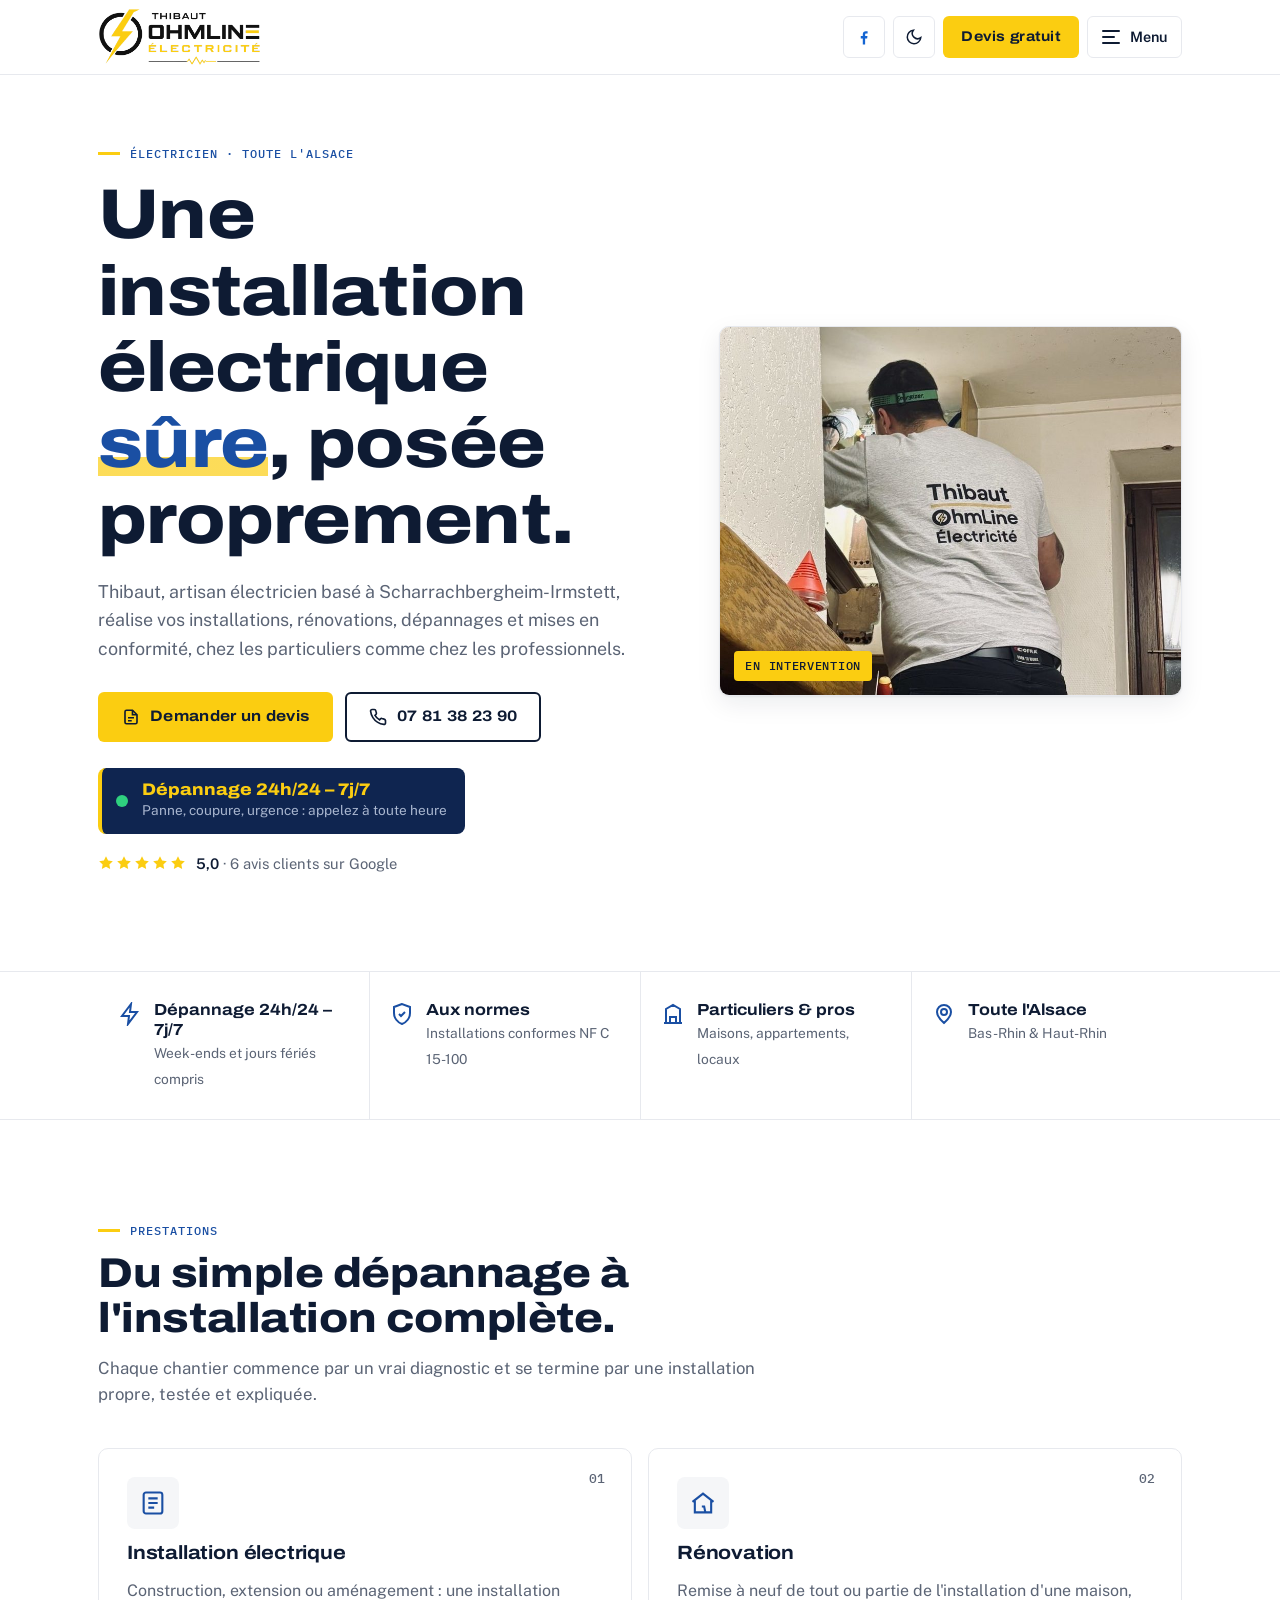
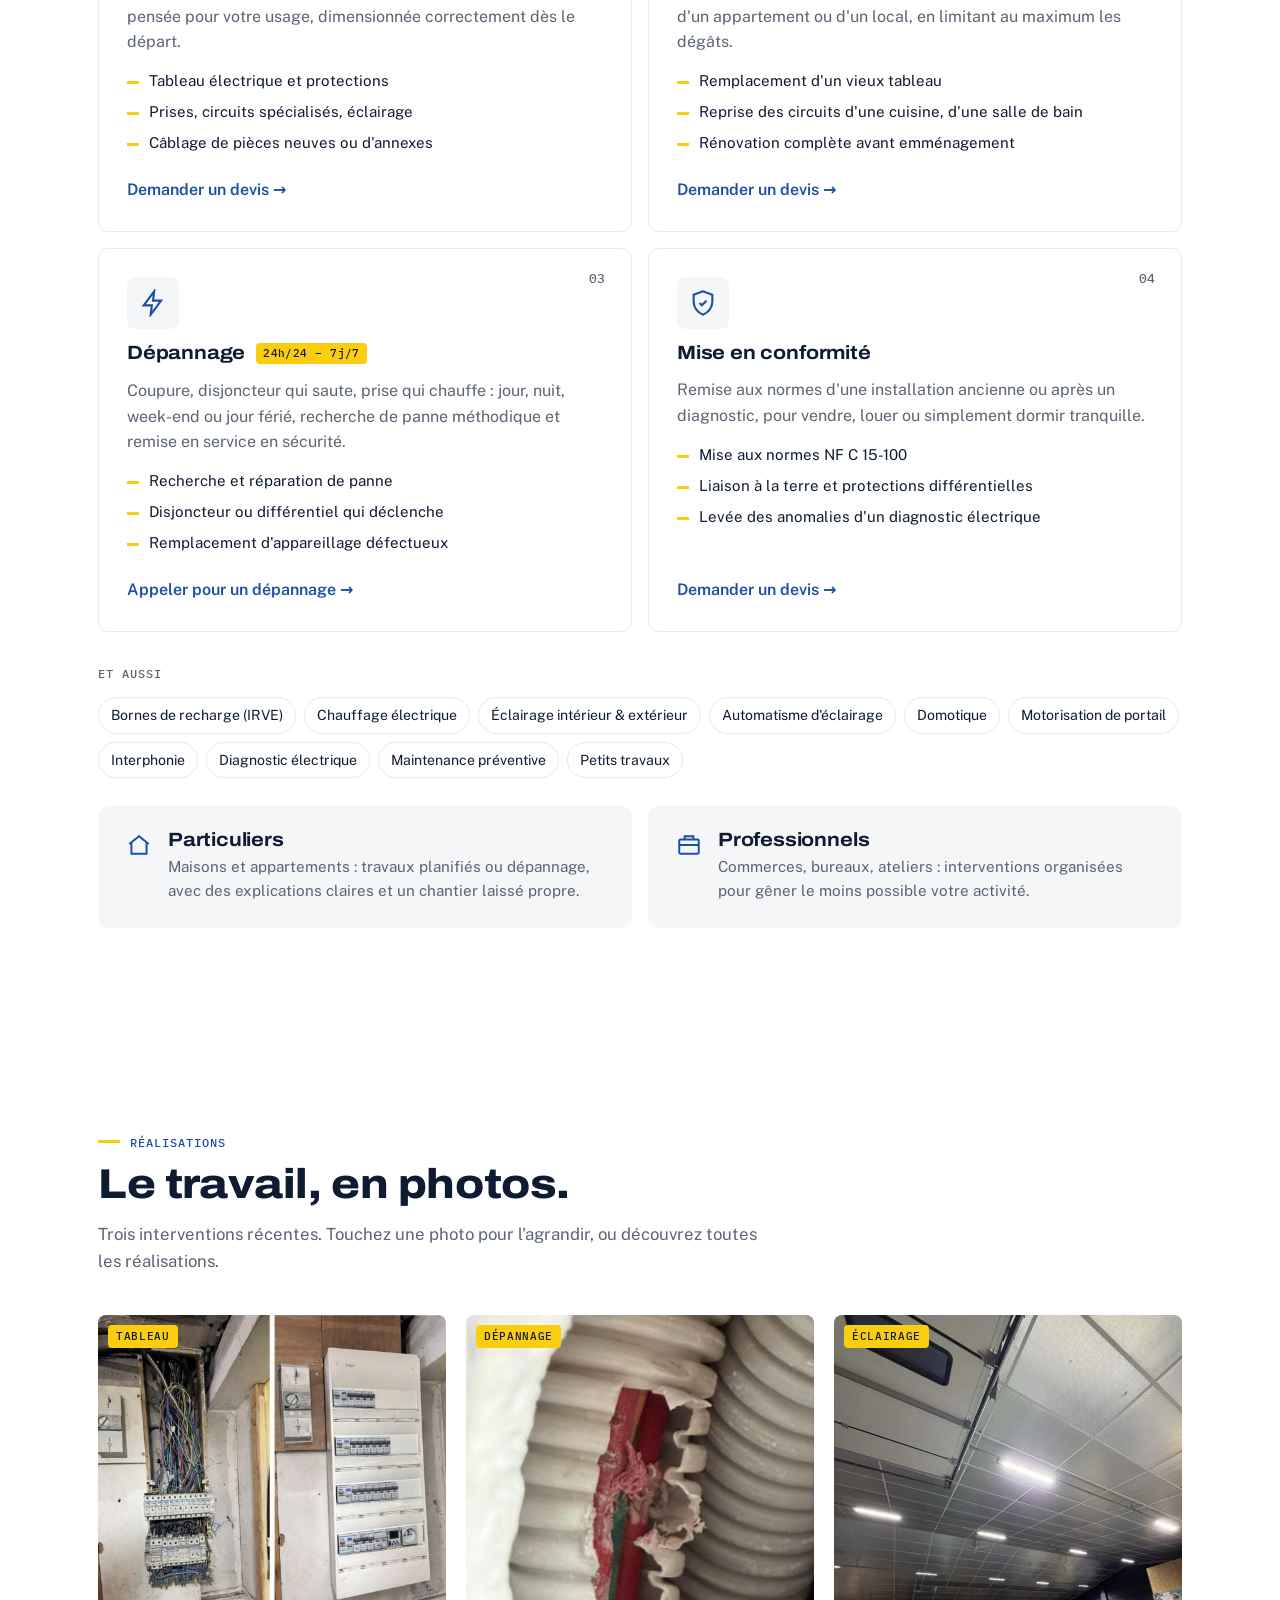
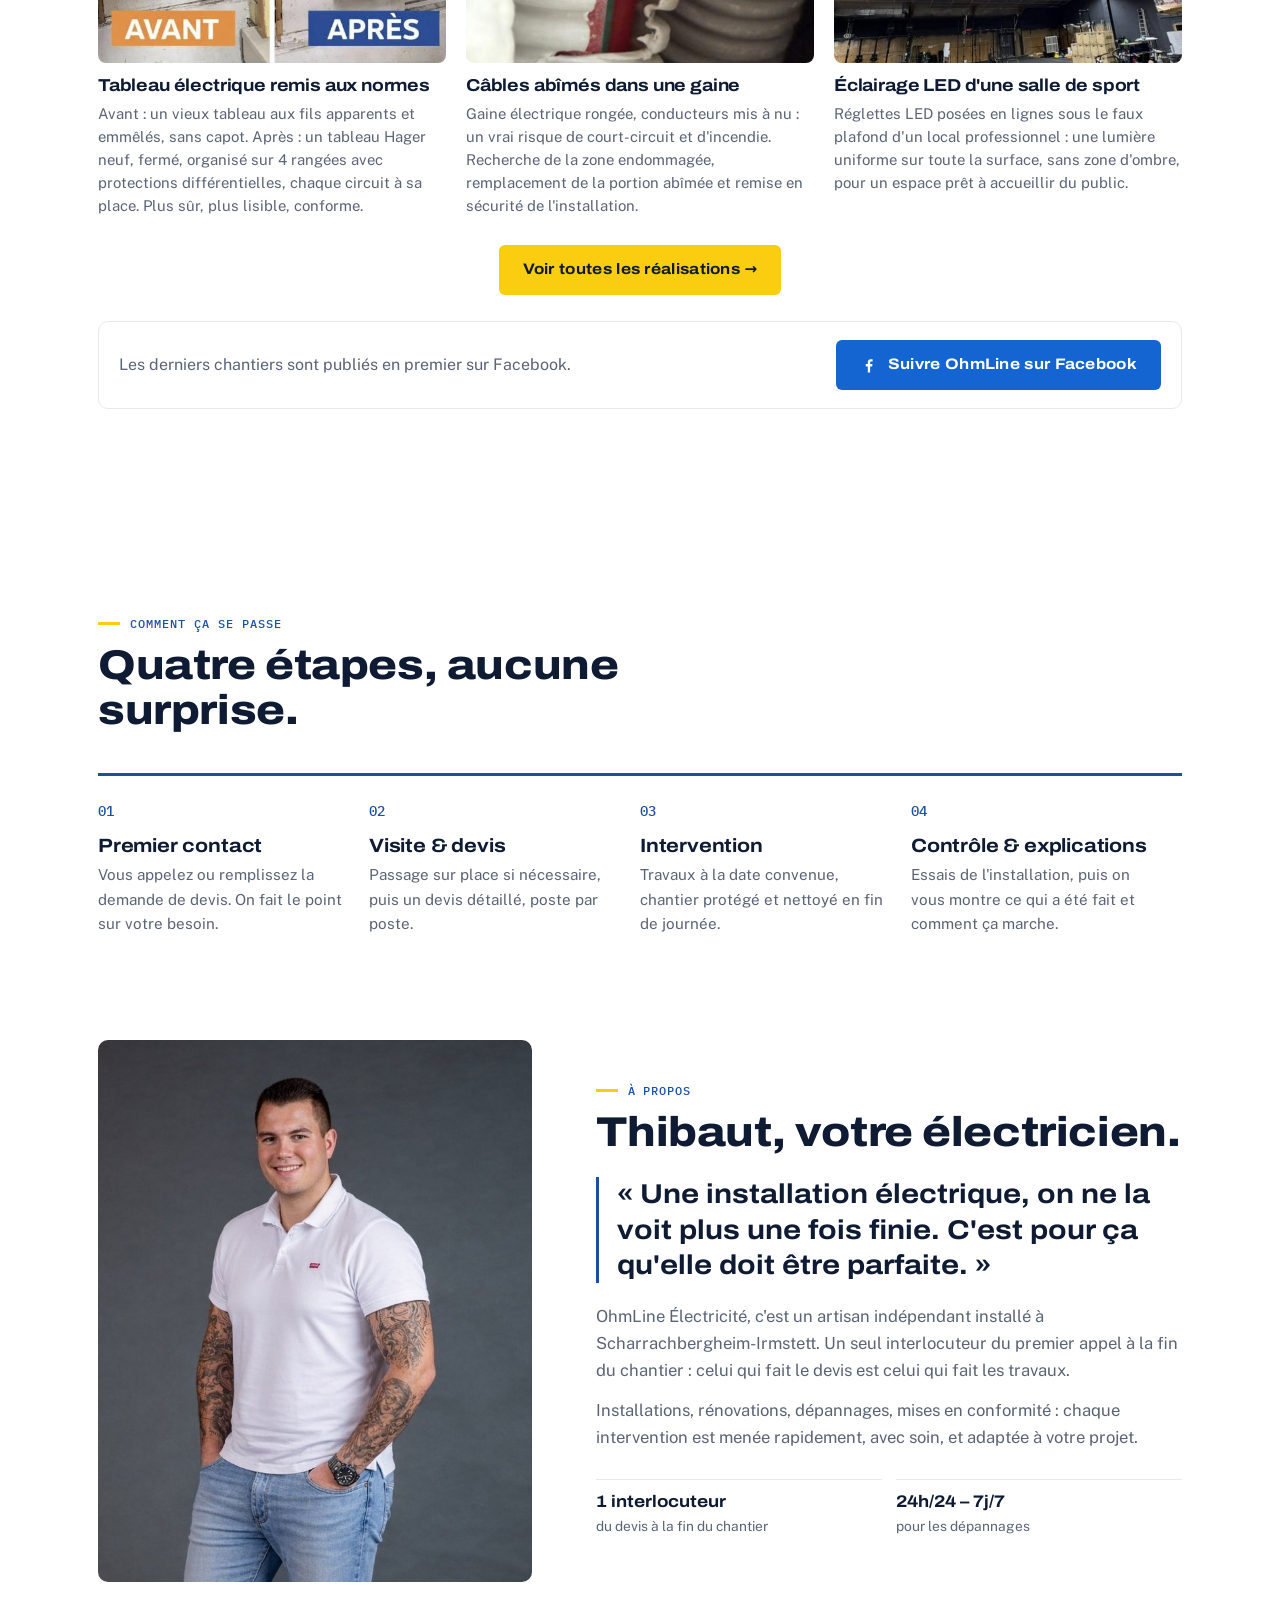
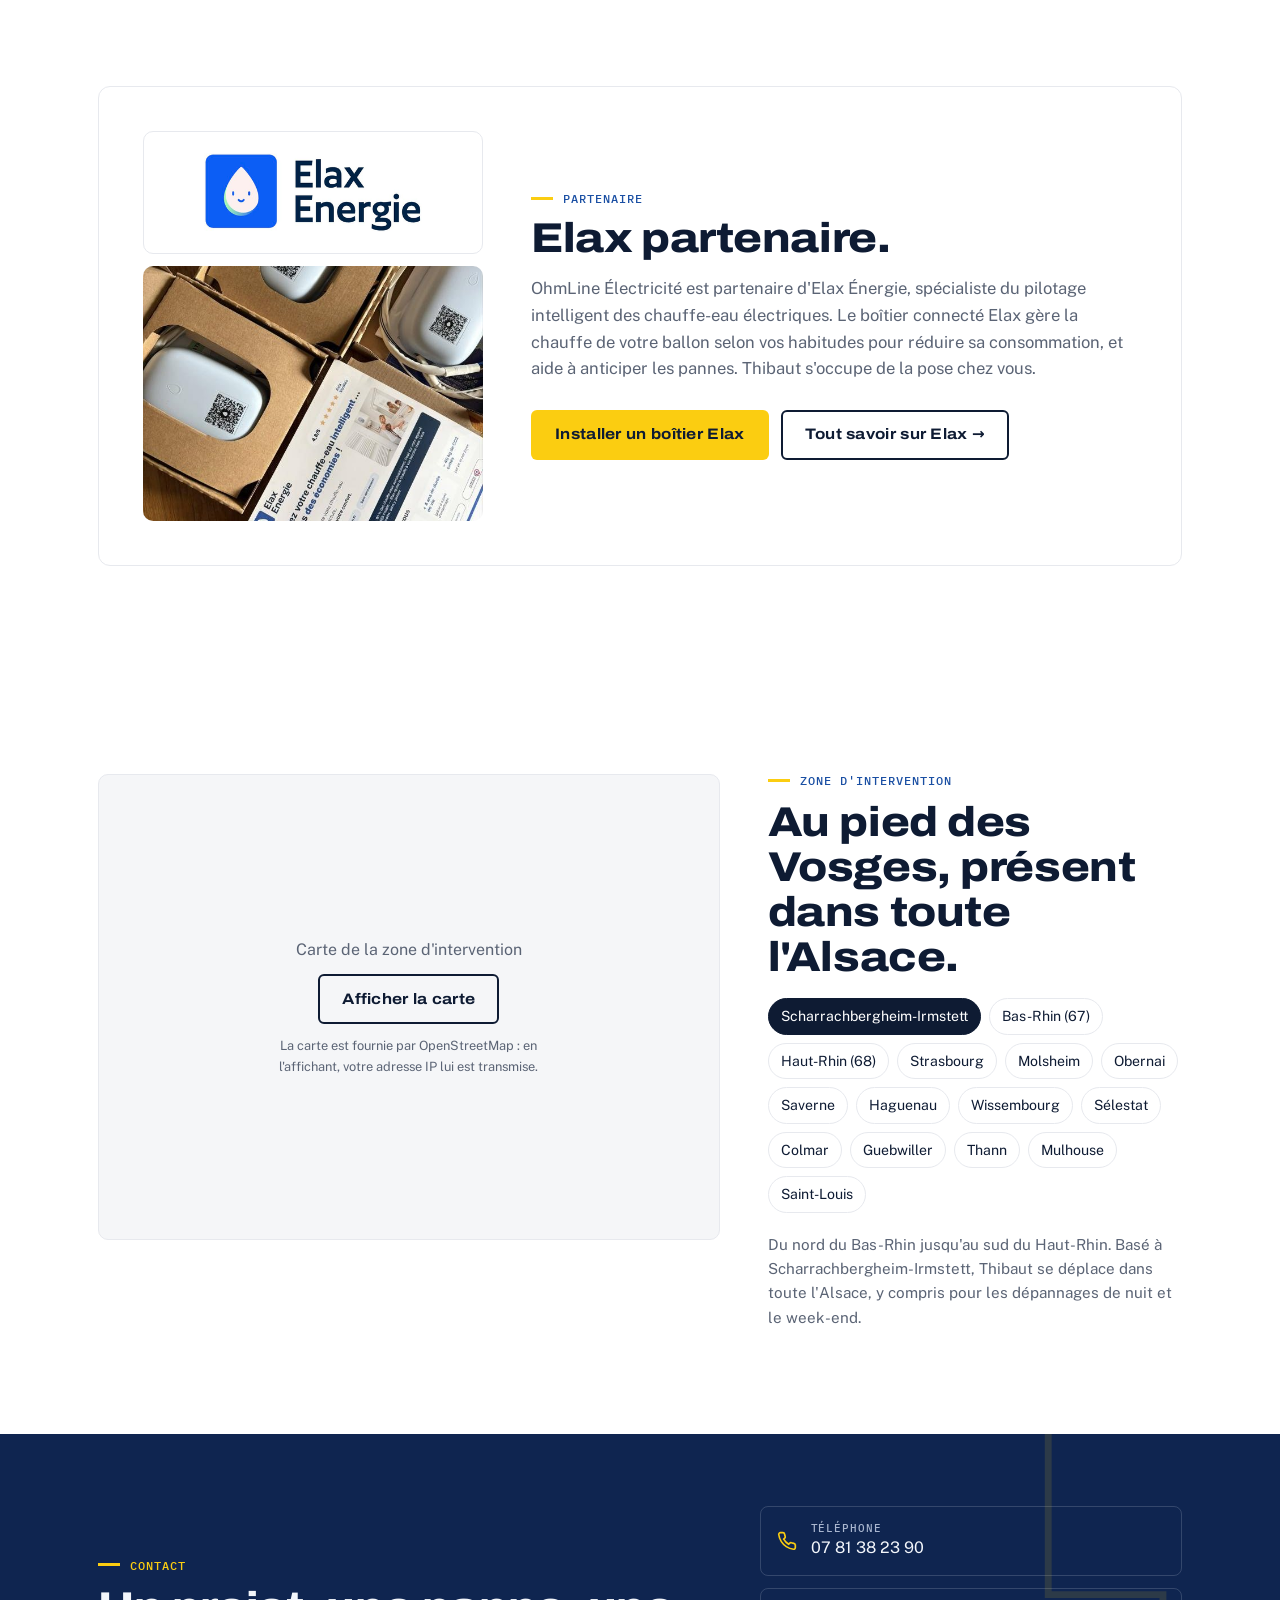
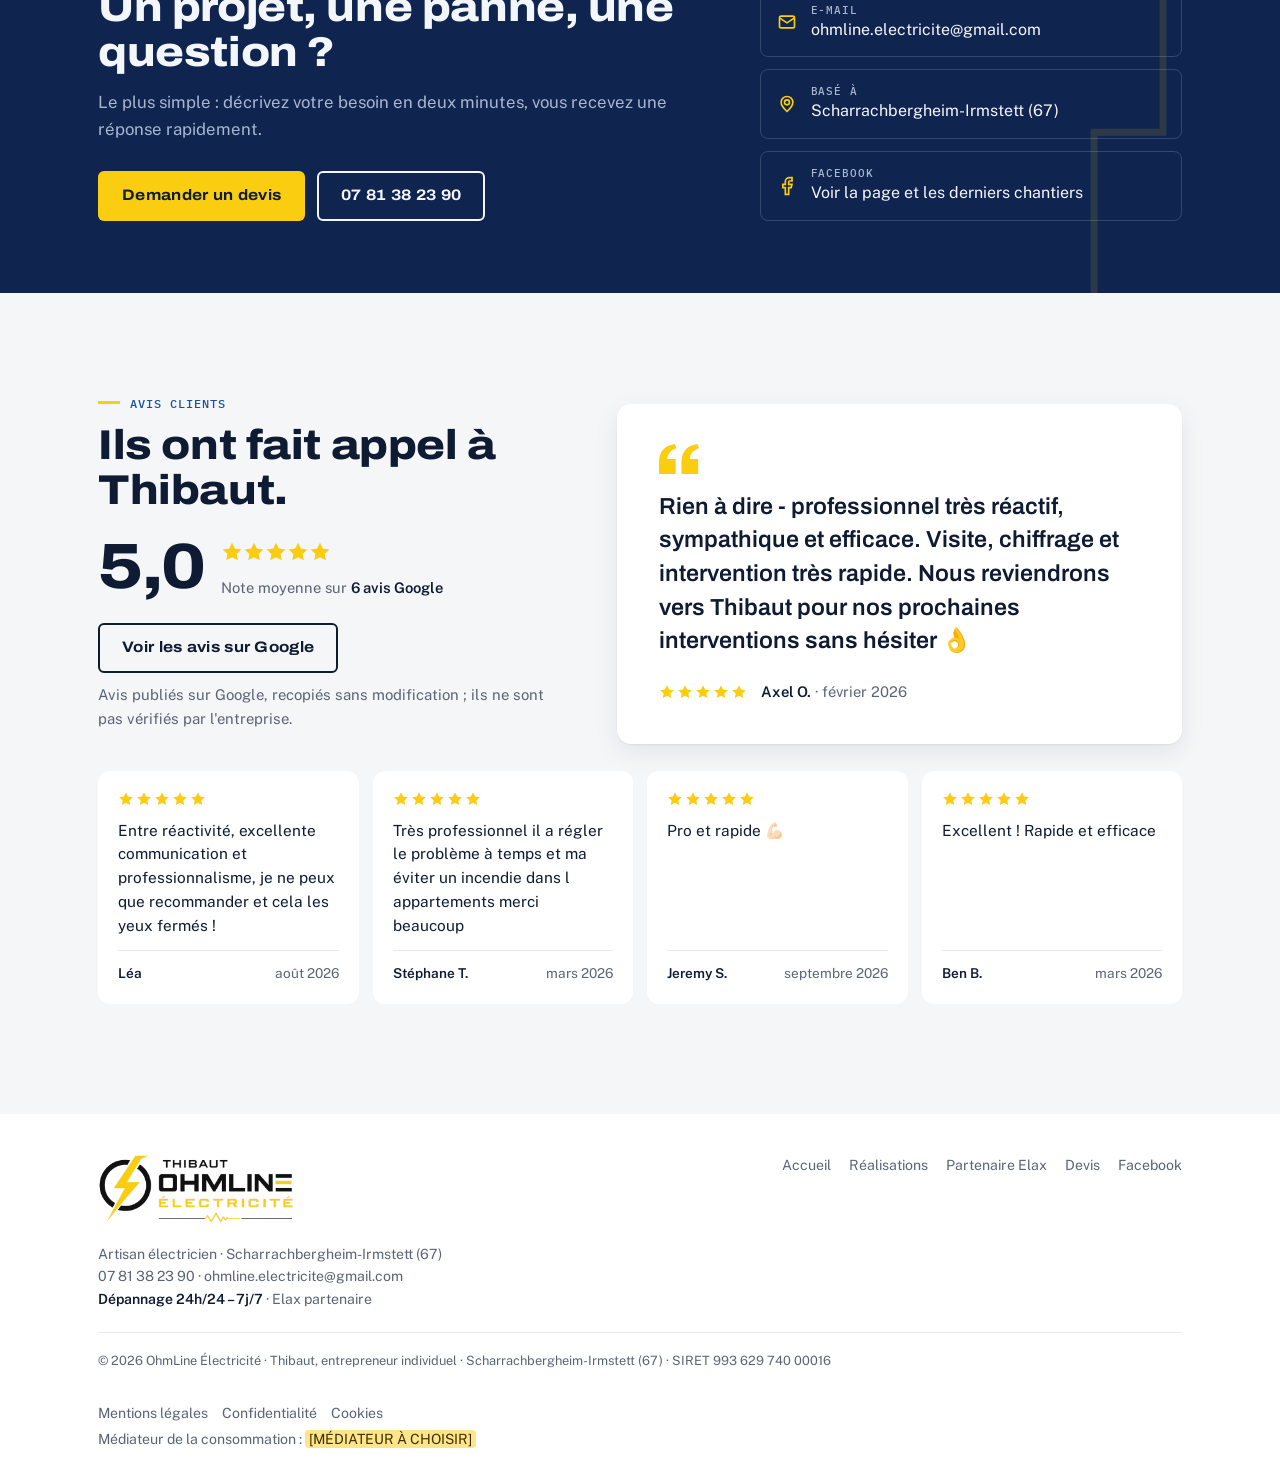
<file: index.html>
<!doctype html>
<html lang="fr">
<head>
<meta charset="utf-8">
<meta name="viewport" content="width=device-width, initial-scale=1, viewport-fit=cover">
<title>OhmLine Électricité · Électricien à Scharrachbergheim-Irmstett</title>
<meta name="description" content="OhmLine Électricité, Thibaut, artisan électricien basé à Scharrachbergheim-Irmstett (Bas-Rhin). Installation, rénovation, dépannage et mise en conformité pour particuliers et professionnels dans toute l'Alsace. Dépannage 24h/24, 7j/7.">
<!-- Site pas encore validé par le client : retirer la ligne « robots » ci-dessous à la mise en ligne -->
<meta name="robots" content="noindex, follow">
<meta property="og:type" content="website">
<meta property="og:locale" content="fr_FR">
<meta property="og:site_name" content="OhmLine Électricité">
<meta property="og:image" content="https://raph6730.github.io/ohmline-electricite/assets/thibaut-chantier.jpg">
<meta property="og:title" content="OhmLine Électricité · Électricien à Scharrachbergheim-Irmstett">
<meta property="og:description" content="OhmLine Électricité, Thibaut, artisan électricien basé à Scharrachbergheim-Irmstett (Bas-Rhin). Installation, rénovation, dépannage et mise en conformité pour particuliers et professionnels dans toute l'Alsace. Dépannage 24h/24, 7j/7.">
<meta property="og:url" content="https://raph6730.github.io/ohmline-electricite/">

<meta name="theme-color" content="#0f2550">
<link rel="icon" href="assets/favicon.png">
<link rel="preload" href="fonts/archivo-latin-wdth-normal.woff2" as="font" type="font/woff2" crossorigin>
<link rel="stylesheet" href="style.css?v=20261023">
<script type="application/ld+json">{"@context": "https://schema.org", "@type": "Electrician", "name": "OhmLine Électricité", "url": "https://raph6730.github.io/ohmline-electricite/", "image": "https://raph6730.github.io/ohmline-electricite/assets/thibaut-chantier.jpg", "logo": "https://raph6730.github.io/ohmline-electricite/assets/logo.png", "description": "Artisan électricien à Scharrachbergheim-Irmstett : installation, rénovation, mise en conformité, dépannage 24h/24 – 7j/7 dans toute l'Alsace.", "telephone": "+33781382390", "email": "ohmline.electricite@gmail.com", "taxID": "99362974000016", "address": {"@type": "PostalAddress", "addressLocality": "Scharrachbergheim-Irmstett", "postalCode": "67310", "addressRegion": "Grand Est", "addressCountry": "FR"}, "geo": {"@type": "GeoCoordinates", "latitude": 48.5886, "longitude": 7.4953}, "areaServed": [{"@type": "AdministrativeArea", "name": "Bas-Rhin"}, {"@type": "AdministrativeArea", "name": "Haut-Rhin"}], "openingHoursSpecification": {"@type": "OpeningHoursSpecification", "dayOfWeek": ["Monday", "Tuesday", "Wednesday", "Thursday", "Friday", "Saturday", "Sunday"], "opens": "00:00", "closes": "23:59"}, "sameAs": ["https://www.facebook.com/p/Thibaut-OhmLine-%C3%89lectricit%C3%A9-61581804707153/"]}</script>
</head>
<body>

<!-- Bandeau « version de travail » : liste automatiquement ce qu'il reste à compléter. Passer DRAFT à false dans SITE pour le retirer. -->
<div class="draft" id="draft" hidden><div class="wrap"><span>⚙︎</span><span id="draft-txt"></span><button type="button" aria-label="Masquer" onclick="this.closest('.draft').remove()">×</button></div></div>

<header class="top">
  <div class="wrap">
    <a class="logo logo-top" href="#accueil" aria-label="Thibaut OhmLine Électricité, accueil"><img class="logo-l" src="assets/logo.png" alt="Thibaut OhmLine Électricité"><img class="logo-d" src="assets/logo-blanc.png" alt="" aria-hidden="true"></a>
    <div class="top-actions">
      <a class="icon-btn fb-only" id="fb-top" href="#" target="_blank" rel="noopener" aria-label="Page Facebook OhmLine Électricité" hidden><svg width="24" height="24" viewBox="0 0 24 24" fill="currentColor" aria-hidden="true"><path d="M13.5 22v-8h2.7l.4-3.2h-3.1V8.8c0-.9.3-1.5 1.6-1.5h1.7V4.4c-.3 0-1.3-.1-2.4-.1-2.4 0-4 1.4-4 4.1v2.4H7.7V14h2.7v8z"/></svg></a>
      <button class="icon-btn" type="button" id="theme" aria-label="Changer de thème"><svg width="24" height="24" viewBox="0 0 24 24" fill="none" stroke="currentColor" stroke-width="2"><path d="M21 12.8A9 9 0 1 1 11.2 3a7 7 0 0 0 9.8 9.8z"/></svg></button>
      <a class="btn btn-accent" href="#devis">Devis gratuit</a>
      <button class="menu-btn" type="button" id="menu-open" aria-controls="drawer" aria-expanded="false" aria-label="Menu"><span class="burger" aria-hidden="true"><i></i><i></i><i></i></span><span class="menu-label">Menu</span></button>
    </div>
  </div>
</header>

<div class="drawer-overlay" id="drawer-overlay" hidden></div>
<aside class="drawer" id="drawer" aria-label="Menu" aria-hidden="true">
  <div class="drawer-head">
    <span class="drawer-title">Menu</span>
    <button class="icon-btn" type="button" id="menu-close" aria-label="Fermer le menu"><svg width="24" height="24" viewBox="0 0 24 24" fill="none" stroke="currentColor" stroke-width="2"><path d="M6 6l12 12M18 6 6 18"/></svg></button>
  </div>
  <nav class="drawer-nav" aria-label="Pages du site">
    <a href="index.html" data-page="index"><span><b>Accueil</b><small>Prestations, dépannage 24h/24, zone, contact</small></span></a>
    <a href="realisations.html" data-page="realisations"><span><b>Réalisations</b><small>Les chantiers de Thibaut en photos</small></span></a>
    <a href="elax.html" data-page="elax"><span><b>Partenaire Elax</b><small>Le boîtier qui pilote votre chauffe-eau</small></span></a>
  </nav>
  <div class="drawer-foot">
    <a class="btn btn-accent" href="index.html#devis">Demander un devis</a>
    <a class="btn btn-ghost" href="tel:+33781382390"><svg width="24" height="24" viewBox="0 0 24 24" fill="none" stroke="currentColor" stroke-width="2.2"><path d="M22 16.9v3a2 2 0 0 1-2.2 2 19.8 19.8 0 0 1-8.6-3.1 19.5 19.5 0 0 1-6-6A19.8 19.8 0 0 1 2.1 4.2 2 2 0 0 1 4.1 2h3a2 2 0 0 1 2 1.7c.1.9.4 1.8.7 2.7a2 2 0 0 1-.5 2.1L8 9.8a16 16 0 0 0 6 6l1.3-1.3a2 2 0 0 1 2.1-.4c.9.3 1.8.6 2.7.7a2 2 0 0 1 1.7 2z"/></svg>07 81 38 23 90</a>
    <p>Dépannage 24h/24 – 7j/7 · Toute l'Alsace</p>
  </div>
</aside>

<main id="home-view">
  <!-- HERO -->
  <section class="hero" id="accueil">
    <div class="wrap hero-grid">
      <div>
        <span class="eyebrow">Électricien · Toute l'Alsace</span>
        <h1>Une installation électrique <em>sûre</em>, posée proprement.</h1>
        <p class="lead">Thibaut, artisan électricien basé à Scharrachbergheim-Irmstett, réalise vos installations, rénovations, dépannages et mises en conformité, chez les particuliers comme chez les professionnels.</p>
        <div class="hero-ctas">
          <a class="btn btn-accent" href="#devis"><svg width="24" height="24" viewBox="0 0 24 24" fill="none" stroke="currentColor" stroke-width="2.2"><path d="M14 3H6a2 2 0 0 0-2 2v14a2 2 0 0 0 2 2h12a2 2 0 0 0 2-2V9z"/><path d="M14 3v6h6M8 13h8M8 17h5"/></svg>Demander un devis</a>
          <a class="btn btn-ghost js-call" href="#contact"><svg width="24" height="24" viewBox="0 0 24 24" fill="none" stroke="currentColor" stroke-width="2.2"><path d="M22 16.9v3a2 2 0 0 1-2.2 2 19.8 19.8 0 0 1-8.6-3.1 19.5 19.5 0 0 1-6-6A19.8 19.8 0 0 1 2.1 4.2 2 2 0 0 1 4.1 2h3a2 2 0 0 1 2 1.7c.1.9.4 1.8.7 2.7a2 2 0 0 1-.5 2.1L8 9.8a16 16 0 0 0 6 6l1.3-1.3a2 2 0 0 1 2.1-.4c.9.3 1.8.6 2.7.7a2 2 0 0 1 1.7 2z"/></svg><span class="js-phone-label">Appeler</span></a>
        </div>
        <a class="urgence js-call" href="#contact"><span class="pulse"></span><span><b>Dépannage 24h/24 – 7j/7</b><small>Panne, coupure, urgence : appelez à toute heure</small></span></a>
        <a class="hero-rating" href="#avis"><span class="stars" role="img" aria-label="5 étoiles sur 5"><svg viewBox="0 0 20 20" width="16" height="16" aria-hidden="true"><path d="M10 1.5l2.6 5.4 5.9.8-4.3 4.1 1 5.8L10 14.8l-5.2 2.8 1-5.8L1.5 7.7l5.9-.8z"/></svg><svg viewBox="0 0 20 20" width="16" height="16" aria-hidden="true"><path d="M10 1.5l2.6 5.4 5.9.8-4.3 4.1 1 5.8L10 14.8l-5.2 2.8 1-5.8L1.5 7.7l5.9-.8z"/></svg><svg viewBox="0 0 20 20" width="16" height="16" aria-hidden="true"><path d="M10 1.5l2.6 5.4 5.9.8-4.3 4.1 1 5.8L10 14.8l-5.2 2.8 1-5.8L1.5 7.7l5.9-.8z"/></svg><svg viewBox="0 0 20 20" width="16" height="16" aria-hidden="true"><path d="M10 1.5l2.6 5.4 5.9.8-4.3 4.1 1 5.8L10 14.8l-5.2 2.8 1-5.8L1.5 7.7l5.9-.8z"/></svg><svg viewBox="0 0 20 20" width="16" height="16" aria-hidden="true"><path d="M10 1.5l2.6 5.4 5.9.8-4.3 4.1 1 5.8L10 14.8l-5.2 2.8 1-5.8L1.5 7.7l5.9-.8z"/></svg></span><span><b>5,0</b> · 6 avis clients sur Google</span></a>
      </div>
      <div class="hero-visual" id="hero-visual">
        <!-- Illustration par défaut : remplacée automatiquement par SITE.heroPhoto si renseignée -->
        <svg viewBox="0 0 400 320" role="img" aria-label="Schéma d'une maison câblée depuis le tableau électrique">
          <rect width="400" height="320" fill="var(--surface)"/>
          <g stroke="var(--line)" stroke-width="1">
            <path d="M0 40H400M0 80H400M0 120H400M0 160H400M0 200H400M0 240H400M0 280H400M40 0V320M80 0V320M120 0V320M160 0V320M200 0V320M240 0V320M280 0V320M320 0V320M360 0V320"/>
          </g>
          <g fill="none" stroke="var(--ink)" stroke-width="2.4" stroke-linejoin="round">
            <path d="M60 140L200 52L340 140"/>
            <path d="M80 128V276H320V128"/>
            <path d="M200 276V180"/>
            <rect x="228" y="200" width="56" height="76"/>
          </g>
          <!-- tableau -->
          <rect x="98" y="176" width="44" height="58" rx="3" fill="var(--surface-2)" stroke="var(--ink)" stroke-width="2"/>
          <g stroke="var(--ink)" stroke-width="2"><path d="M106 192h28M106 204h28M106 216h28"/></g>
          <!-- câble -->
          <path class="wire" d="M120 176V150H170V112M170 150H262V150M262 150V170M170 150V214M120 234V262H180V250M262 150H300V214"/>
          <!-- points -->
          <g class="glow">
            <circle cx="170" cy="104" r="16" fill="var(--volt)" opacity=".28"/>
            <circle cx="170" cy="104" r="8" fill="var(--volt)"/>
            <path d="M162 112h16" stroke="var(--ink)" stroke-width="2"/>
            <rect x="254" y="170" width="16" height="12" rx="2" fill="var(--volt)" stroke="var(--ink)" stroke-width="1.5"/>
            <rect x="162" y="214" width="16" height="12" rx="2" fill="var(--volt)" stroke="var(--ink)" stroke-width="1.5"/>
            <rect x="172" y="238" width="16" height="12" rx="2" fill="var(--volt)" stroke="var(--ink)" stroke-width="1.5"/>
            <rect x="292" y="214" width="16" height="12" rx="2" fill="var(--volt)" stroke="var(--ink)" stroke-width="1.5"/>
          </g>
          <text x="120" y="252" text-anchor="middle" font-family="IBM Plex Mono, monospace" font-size="9" fill="var(--muted)">TABLEAU</text>
        </svg>
        <span class="hero-tag">NF C 15-100</span>
      </div>
    </div>
  </section>

  <!-- POINTS FORTS -->
  <section class="strip" aria-label="Points forts">
    <div class="wrap">
      <div class="strip-item"><svg width="24" height="24" viewBox="0 0 24 24" fill="none" stroke="currentColor" stroke-width="2"><path d="M13 2 4 14h7l-1 8 9-12h-7z"/></svg><div><b>Dépannage 24h/24 – 7j/7</b><span>Week-ends et jours fériés compris</span></div></div>
      <div class="strip-item"><svg width="24" height="24" viewBox="0 0 24 24" fill="none" stroke="currentColor" stroke-width="2"><path d="M12 2 4 5v6c0 5 3.4 9.4 8 11 4.6-1.6 8-6 8-11V5z"/><path d="m9 12 2 2 4-4"/></svg><div><b>Aux normes</b><span>Installations conformes NF C 15-100</span></div></div>
      <div class="strip-item"><svg width="24" height="24" viewBox="0 0 24 24" fill="none" stroke="currentColor" stroke-width="2"><path d="M3 21h18M5 21V7l7-4 7 4v14M9 21v-6h6v6"/></svg><div><b>Particuliers &amp; pros</b><span>Maisons, appartements, locaux</span></div></div>
      <div class="strip-item"><svg width="24" height="24" viewBox="0 0 24 24" fill="none" stroke="currentColor" stroke-width="2"><circle cx="12" cy="10" r="3"/><path d="M12 21s-7-6.2-7-11a7 7 0 0 1 14 0c0 4.8-7 11-7 11z"/></svg><div><b>Toute l'Alsace</b><span>Bas-Rhin &amp; Haut-Rhin</span></div></div>
    </div>
  </section>

  <!-- PRESTATIONS -->
  <section class="section" id="prestations">
    <div class="wrap">
      <div class="section-head reveal">
        <span class="eyebrow">Prestations</span>
        <h2>Du simple dépannage à l'installation complète.</h2>
        <p>Chaque chantier commence par un vrai diagnostic et se termine par une installation propre, testée et expliquée.</p>
      </div>
      <div class="services">
        <article class="svc reveal">
          <span class="svc-num">01</span>
          <div class="svc-ico"><svg width="24" height="24" viewBox="0 0 24 24" fill="none" stroke="currentColor" stroke-width="1.8"><rect x="4" y="3" width="16" height="18" rx="2"/><path d="M8 8h8M8 12h8M8 16h5"/></svg></div>
          <h3>Installation électrique</h3>
          <p>Construction, extension ou aménagement : une installation pensée pour votre usage, dimensionnée correctement dès le départ.</p>
          <ul><li>Tableau électrique et protections</li><li>Prises, circuits spécialisés, éclairage</li><li>Câblage de pièces neuves ou d'annexes</li></ul>
          <a class="more" href="#devis" data-type="installation">Demander un devis →</a>
        </article>
        <article class="svc reveal">
          <span class="svc-num">02</span>
          <div class="svc-ico"><svg width="24" height="24" viewBox="0 0 24 24" fill="none" stroke="currentColor" stroke-width="1.8"><path d="M3 11 12 4l9 7"/><path d="M5 10v10h14V10"/><path d="m14 20-1-5h-2"/></svg></div>
          <h3>Rénovation</h3>
          <p>Remise à neuf de tout ou partie de l'installation d'une maison, d'un appartement ou d'un local, en limitant au maximum les dégâts.</p>
          <ul><li>Remplacement d'un vieux tableau</li><li>Reprise des circuits d'une cuisine, d'une salle de bain</li><li>Rénovation complète avant emménagement</li></ul>
          <a class="more" href="#devis" data-type="renovation">Demander un devis →</a>
        </article>
        <article class="svc reveal">
          <span class="svc-num">03</span>
          <div class="svc-ico"><svg width="24" height="24" viewBox="0 0 24 24" fill="none" stroke="currentColor" stroke-width="1.8"><path d="M13 2 4 14h7l-1 8 9-12h-7z"/></svg></div>
          <h3>Dépannage <span class="badge-247">24h/24 – 7j/7</span></h3>
          <p>Coupure, disjoncteur qui saute, prise qui chauffe : jour, nuit, week-end ou jour férié, recherche de panne méthodique et remise en service en sécurité.</p>
          <ul><li>Recherche et réparation de panne</li><li>Disjoncteur ou différentiel qui déclenche</li><li>Remplacement d'appareillage défectueux</li></ul>
          <a class="more js-call" href="#contact">Appeler pour un dépannage →</a>
        </article>
        <article class="svc reveal">
          <span class="svc-num">04</span>
          <div class="svc-ico"><svg width="24" height="24" viewBox="0 0 24 24" fill="none" stroke="currentColor" stroke-width="1.8"><path d="M12 2 4 5v6c0 5 3.4 9.4 8 11 4.6-1.6 8-6 8-11V5z"/><path d="m9 12 2 2 4-4"/></svg></div>
          <h3>Mise en conformité</h3>
          <p>Remise aux normes d'une installation ancienne ou après un diagnostic, pour vendre, louer ou simplement dormir tranquille.</p>
          <ul><li>Mise aux normes NF C 15-100</li><li>Liaison à la terre et protections différentielles</li><li>Levée des anomalies d'un diagnostic électrique</li></ul>
          <a class="more" href="#devis" data-type="conformite">Demander un devis →</a>
        </article>
      </div>
      <div class="also reveal">
        <span class="label">Et aussi</span>
        <div class="towns">
          <span>Bornes de recharge (IRVE)</span><span>Chauffage électrique</span><span>Éclairage intérieur &amp; extérieur</span><span>Automatisme d'éclairage</span><span>Domotique</span><span>Motorisation de portail</span><span>Interphonie</span><span>Diagnostic électrique</span><span>Maintenance préventive</span><span>Petits travaux</span>
        </div>
      </div>
      <div class="audience">
        <div class="aud reveal"><svg width="24" height="24" viewBox="0 0 24 24" fill="none" stroke="currentColor" stroke-width="1.8"><path d="M3 11 12 4l9 7"/><path d="M5 10v10h14V10"/></svg><div><h3>Particuliers</h3><p>Maisons et appartements : travaux planifiés ou dépannage, avec des explications claires et un chantier laissé propre.</p></div></div>
        <div class="aud reveal"><svg width="24" height="24" viewBox="0 0 24 24" fill="none" stroke="currentColor" stroke-width="1.8"><rect x="3" y="7" width="18" height="13" rx="1"/><path d="M8 7V4h8v3M3 12h18"/></svg><div><h3>Professionnels</h3><p>Commerces, bureaux, ateliers : interventions organisées pour gêner le moins possible votre activité.</p></div></div>
      </div>
    </div>
  </section>

  <!-- REALISATIONS -->
  <section class="section" id="realisations">
    <div class="wrap">
      <div class="section-head reveal">
        <span class="eyebrow">Réalisations</span>
        <h2>Le travail, en photos.</h2>
        <p>Trois interventions récentes. Touchez une photo pour l'agrandir, ou découvrez toutes les réalisations.</p>
      </div>
      <div class="filters" id="filters" role="group" aria-label="Filtrer les réalisations"></div>
      <div class="gallery" id="gallery"></div>
      <div class="more-cta"><a class="btn btn-accent" href="realisations.html">Voir toutes les réalisations →</a></div>
      <div class="fb-cta fb-only" hidden><p>Les derniers chantiers sont publiés en premier sur Facebook.</p><a class="btn btn-fb" id="fb-gal" href="#" target="_blank" rel="noopener"><svg width="24" height="24" viewBox="0 0 24 24" fill="currentColor" aria-hidden="true"><path d="M13.5 22v-8h2.7l.4-3.2h-3.1V8.8c0-.9.3-1.5 1.6-1.5h1.7V4.4c-.3 0-1.3-.1-2.4-.1-2.4 0-4 1.4-4 4.1v2.4H7.7V14h2.7v8z"/></svg>Suivre OhmLine sur Facebook</a></div>
    </div>
  </section>

  <!-- METHODE -->
  <section class="section" id="methode">
    <div class="wrap">
      <div class="section-head reveal">
        <span class="eyebrow">Comment ça se passe</span>
        <h2>Quatre étapes, aucune surprise.</h2>
      </div>
      <div class="steps">
        <div class="step reveal"><h3>Premier contact</h3><p>Vous appelez ou remplissez la demande de devis. On fait le point sur votre besoin.</p></div>
        <div class="step reveal"><h3>Visite &amp; devis</h3><p>Passage sur place si nécessaire, puis un devis détaillé, poste par poste.</p></div>
        <div class="step reveal"><h3>Intervention</h3><p>Travaux à la date convenue, chantier protégé et nettoyé en fin de journée.</p></div>
        <div class="step reveal"><h3>Contrôle &amp; explications</h3><p>Essais de l'installation, puis on vous montre ce qui a été fait et comment ça marche.</p></div>
      </div>
    </div>
  </section>

  <!-- A PROPOS -->
  <section class="section" id="apropos" style="padding-top:0">
    <div class="wrap about">
      <div class="portrait ph reveal" id="portrait">Photo de Thibaut à ajouter</div>
      <div class="txt reveal">
        <span class="eyebrow">À propos</span>
        <h2 style="margin-top:14px">Thibaut, votre électricien.</h2>
        <blockquote>« Une installation électrique, on ne la voit plus une fois finie. C'est pour ça qu'elle doit être parfaite. »</blockquote>
        <p>OhmLine Électricité, c'est un artisan indépendant installé à Scharrachbergheim-Irmstett. Un seul interlocuteur du premier appel à la fin du chantier : celui qui fait le devis est celui qui fait les travaux.</p>
        <p>Installations, rénovations, dépannages, mises en conformité : chaque intervention est menée rapidement, avec soin, et adaptée à votre projet.</p>
        <div class="facts">
          <div class="fact"><b>1 interlocuteur</b><span>du devis à la fin du chantier</span></div>
          <div class="fact"><b>24h/24 – 7j/7</b><span>pour les dépannages</span></div>
        </div>
      </div>
    </div>
  </section>

  <!-- PARTENAIRE -->
  <section class="section partner-sec" id="partenaire" style="padding-top:0">
    <div class="wrap">
      <div class="partner reveal">
        <div class="partner-media">
          <div class="partner-logo"><img src="assets/elax-logo.png" alt="Elax Énergie"></div>
          <img class="partner-photo" src="assets/elax-boitiers.jpg" alt="Boîtiers connectés Elax pour chauffe-eau, dans leurs cartons, prêts à être installés" loading="lazy">
        </div>
        <div class="partner-txt">
          <span class="eyebrow">Partenaire</span>
          <h2 style="margin-top:12px">Elax partenaire.</h2>
          <p>OhmLine Électricité est partenaire d'Elax Énergie, spécialiste du pilotage intelligent des chauffe-eau électriques. Le boîtier connecté Elax gère la chauffe de votre ballon selon vos habitudes pour réduire sa consommation, et aide à anticiper les pannes. Thibaut s'occupe de la pose chez vous.</p>
          <div class="hero-ctas"><a class="btn btn-accent" href="#devis" data-type="elax">Installer un boîtier Elax</a><a class="btn btn-ghost" href="elax.html">Tout savoir sur Elax →</a></div>
        </div>
      </div>
    </div>
  </section>

  <!-- ZONE -->
  <section class="section" id="zone">
    <div class="wrap zone">
      <div class="map reveal" id="map">
        <div class="map-load"><span>Carte de la zone d'intervention</span><button class="btn btn-ghost" type="button" id="map-btn">Afficher la carte</button><small>La carte est fournie par OpenStreetMap : en l'affichant, votre adresse IP lui est transmise.</small></div>
      </div>
      <div class="reveal">
        <span class="eyebrow">Zone d'intervention</span>
        <h2 style="margin-top:14px">Au pied des Vosges, présent dans toute l'Alsace.</h2>
        <div class="towns">
          <span class="home">Scharrachbergheim-Irmstett</span>
          <span>Bas-Rhin (67)</span><span>Haut-Rhin (68)</span><span>Strasbourg</span><span>Molsheim</span><span>Obernai</span><span>Saverne</span><span>Haguenau</span><span>Wissembourg</span><span>Sélestat</span><span>Colmar</span><span>Guebwiller</span><span>Thann</span><span>Mulhouse</span><span>Saint-Louis</span>
        </div>
        <p class="note">Du nord du Bas-Rhin jusqu'au sud du Haut-Rhin. Basé à Scharrachbergheim-Irmstett, Thibaut se déplace dans toute l'Alsace, y compris pour les dépannages de nuit et le week-end.</p>
      </div>
    </div>
  </section>

  <!-- CONTACT -->
  <section class="cta-band" id="contact">
    <svg class="cta-line" width="200" height="400" viewBox="0 0 200 400" aria-hidden="true"><path d="M20 0V140H120V260H60V400" fill="none" stroke="var(--volt)" stroke-width="6"/></svg>
    <div class="wrap">
      <div>
        <span class="eyebrow" style="color:var(--volt)">Contact</span>
        <h2 style="margin-top:14px">Un projet, une panne, une question ?</h2>
        <p>Le plus simple : décrivez votre besoin en deux minutes, vous recevez une réponse rapidement.</p>
        <div class="hero-ctas">
          <a class="btn btn-accent" href="#devis">Demander un devis</a>
          <a class="btn btn-ghost js-call" href="#contact"><span class="js-phone-label">Appeler</span></a>
        </div>
      </div>
      <div class="contact-list" id="contact-list"></div>
    </div>
  </section>
  <!-- AVIS -->
  <section class="section rv" id="avis">
    <div class="wrap">
      <div class="rv-top">
        <div class="rv-summary reveal">
          <span class="eyebrow">Avis clients</span>
          <h2>Ils ont fait appel à Thibaut.</h2>
          <div class="rv-score">
            <b>5,0</b>
            <div><span class="stars lg" role="img" aria-label="5 étoiles sur 5"><svg viewBox="0 0 20 20" width="16" height="16" aria-hidden="true"><path d="M10 1.5l2.6 5.4 5.9.8-4.3 4.1 1 5.8L10 14.8l-5.2 2.8 1-5.8L1.5 7.7l5.9-.8z"/></svg><svg viewBox="0 0 20 20" width="16" height="16" aria-hidden="true"><path d="M10 1.5l2.6 5.4 5.9.8-4.3 4.1 1 5.8L10 14.8l-5.2 2.8 1-5.8L1.5 7.7l5.9-.8z"/></svg><svg viewBox="0 0 20 20" width="16" height="16" aria-hidden="true"><path d="M10 1.5l2.6 5.4 5.9.8-4.3 4.1 1 5.8L10 14.8l-5.2 2.8 1-5.8L1.5 7.7l5.9-.8z"/></svg><svg viewBox="0 0 20 20" width="16" height="16" aria-hidden="true"><path d="M10 1.5l2.6 5.4 5.9.8-4.3 4.1 1 5.8L10 14.8l-5.2 2.8 1-5.8L1.5 7.7l5.9-.8z"/></svg><svg viewBox="0 0 20 20" width="16" height="16" aria-hidden="true"><path d="M10 1.5l2.6 5.4 5.9.8-4.3 4.1 1 5.8L10 14.8l-5.2 2.8 1-5.8L1.5 7.7l5.9-.8z"/></svg></span><span>Note moyenne sur <strong>6 avis Google</strong></span></div>
          </div>
          <a class="btn btn-ghost" href="https://www.google.com/maps?cid=14119565518356297360" target="_blank" rel="noopener">Voir les avis sur Google</a>
          <p class="hint" style="margin-top:10px">Avis publiés sur Google, recopiés sans modification ; ils ne sont pas vérifiés par l'entreprise.</p>
        </div>
        <figure class="rv-featured reveal">
          <svg class="rv-quote" width="40" height="30" viewBox="0 0 48 36" aria-hidden="true"><path d="M0 36V22C0 9 7 1.5 19 0l2 5c-7 2-10.5 6.5-11 13h10v18zm27 0V22C27 9 34 1.5 46 0l2 5c-7 2-10.5 6.5-11 13h10v18z"/></svg>
          <blockquote>Rien à dire - professionnel très réactif, sympathique et efficace. Visite, chiffrage et intervention très rapide. Nous reviendrons vers Thibaut pour nos prochaines interventions sans hésiter 👌</blockquote>
          <figcaption><span class="stars " role="img" aria-label="5 étoiles sur 5"><svg viewBox="0 0 20 20" width="16" height="16" aria-hidden="true"><path d="M10 1.5l2.6 5.4 5.9.8-4.3 4.1 1 5.8L10 14.8l-5.2 2.8 1-5.8L1.5 7.7l5.9-.8z"/></svg><svg viewBox="0 0 20 20" width="16" height="16" aria-hidden="true"><path d="M10 1.5l2.6 5.4 5.9.8-4.3 4.1 1 5.8L10 14.8l-5.2 2.8 1-5.8L1.5 7.7l5.9-.8z"/></svg><svg viewBox="0 0 20 20" width="16" height="16" aria-hidden="true"><path d="M10 1.5l2.6 5.4 5.9.8-4.3 4.1 1 5.8L10 14.8l-5.2 2.8 1-5.8L1.5 7.7l5.9-.8z"/></svg><svg viewBox="0 0 20 20" width="16" height="16" aria-hidden="true"><path d="M10 1.5l2.6 5.4 5.9.8-4.3 4.1 1 5.8L10 14.8l-5.2 2.8 1-5.8L1.5 7.7l5.9-.8z"/></svg><svg viewBox="0 0 20 20" width="16" height="16" aria-hidden="true"><path d="M10 1.5l2.6 5.4 5.9.8-4.3 4.1 1 5.8L10 14.8l-5.2 2.8 1-5.8L1.5 7.7l5.9-.8z"/></svg></span><span><b>Axel O.</b> · février 2026</span></figcaption>
        </figure>
      </div>
      <div class="rv-row" tabindex="0" aria-label="Autres avis clients">
          <figure class="rv-card">
            <span class="stars " role="img" aria-label="5 étoiles sur 5"><svg viewBox="0 0 20 20" width="16" height="16" aria-hidden="true"><path d="M10 1.5l2.6 5.4 5.9.8-4.3 4.1 1 5.8L10 14.8l-5.2 2.8 1-5.8L1.5 7.7l5.9-.8z"/></svg><svg viewBox="0 0 20 20" width="16" height="16" aria-hidden="true"><path d="M10 1.5l2.6 5.4 5.9.8-4.3 4.1 1 5.8L10 14.8l-5.2 2.8 1-5.8L1.5 7.7l5.9-.8z"/></svg><svg viewBox="0 0 20 20" width="16" height="16" aria-hidden="true"><path d="M10 1.5l2.6 5.4 5.9.8-4.3 4.1 1 5.8L10 14.8l-5.2 2.8 1-5.8L1.5 7.7l5.9-.8z"/></svg><svg viewBox="0 0 20 20" width="16" height="16" aria-hidden="true"><path d="M10 1.5l2.6 5.4 5.9.8-4.3 4.1 1 5.8L10 14.8l-5.2 2.8 1-5.8L1.5 7.7l5.9-.8z"/></svg><svg viewBox="0 0 20 20" width="16" height="16" aria-hidden="true"><path d="M10 1.5l2.6 5.4 5.9.8-4.3 4.1 1 5.8L10 14.8l-5.2 2.8 1-5.8L1.5 7.7l5.9-.8z"/></svg></span>
            <blockquote>Entre réactivité, excellente communication et professionnalisme, je ne peux que recommander et cela les yeux fermés !</blockquote>
            <figcaption><b>Léa</b><span>août 2026</span></figcaption>
          </figure>
          <figure class="rv-card">
            <span class="stars " role="img" aria-label="5 étoiles sur 5"><svg viewBox="0 0 20 20" width="16" height="16" aria-hidden="true"><path d="M10 1.5l2.6 5.4 5.9.8-4.3 4.1 1 5.8L10 14.8l-5.2 2.8 1-5.8L1.5 7.7l5.9-.8z"/></svg><svg viewBox="0 0 20 20" width="16" height="16" aria-hidden="true"><path d="M10 1.5l2.6 5.4 5.9.8-4.3 4.1 1 5.8L10 14.8l-5.2 2.8 1-5.8L1.5 7.7l5.9-.8z"/></svg><svg viewBox="0 0 20 20" width="16" height="16" aria-hidden="true"><path d="M10 1.5l2.6 5.4 5.9.8-4.3 4.1 1 5.8L10 14.8l-5.2 2.8 1-5.8L1.5 7.7l5.9-.8z"/></svg><svg viewBox="0 0 20 20" width="16" height="16" aria-hidden="true"><path d="M10 1.5l2.6 5.4 5.9.8-4.3 4.1 1 5.8L10 14.8l-5.2 2.8 1-5.8L1.5 7.7l5.9-.8z"/></svg><svg viewBox="0 0 20 20" width="16" height="16" aria-hidden="true"><path d="M10 1.5l2.6 5.4 5.9.8-4.3 4.1 1 5.8L10 14.8l-5.2 2.8 1-5.8L1.5 7.7l5.9-.8z"/></svg></span>
            <blockquote>Très professionnel il a régler le problème à temps et ma éviter un incendie dans l appartements merci beaucoup</blockquote>
            <figcaption><b>Stéphane T.</b><span>mars 2026</span></figcaption>
          </figure>
          <figure class="rv-card">
            <span class="stars " role="img" aria-label="5 étoiles sur 5"><svg viewBox="0 0 20 20" width="16" height="16" aria-hidden="true"><path d="M10 1.5l2.6 5.4 5.9.8-4.3 4.1 1 5.8L10 14.8l-5.2 2.8 1-5.8L1.5 7.7l5.9-.8z"/></svg><svg viewBox="0 0 20 20" width="16" height="16" aria-hidden="true"><path d="M10 1.5l2.6 5.4 5.9.8-4.3 4.1 1 5.8L10 14.8l-5.2 2.8 1-5.8L1.5 7.7l5.9-.8z"/></svg><svg viewBox="0 0 20 20" width="16" height="16" aria-hidden="true"><path d="M10 1.5l2.6 5.4 5.9.8-4.3 4.1 1 5.8L10 14.8l-5.2 2.8 1-5.8L1.5 7.7l5.9-.8z"/></svg><svg viewBox="0 0 20 20" width="16" height="16" aria-hidden="true"><path d="M10 1.5l2.6 5.4 5.9.8-4.3 4.1 1 5.8L10 14.8l-5.2 2.8 1-5.8L1.5 7.7l5.9-.8z"/></svg><svg viewBox="0 0 20 20" width="16" height="16" aria-hidden="true"><path d="M10 1.5l2.6 5.4 5.9.8-4.3 4.1 1 5.8L10 14.8l-5.2 2.8 1-5.8L1.5 7.7l5.9-.8z"/></svg></span>
            <blockquote>Pro et rapide 💪🏻</blockquote>
            <figcaption><b>Jeremy S.</b><span>septembre 2026</span></figcaption>
          </figure>
          <figure class="rv-card">
            <span class="stars " role="img" aria-label="5 étoiles sur 5"><svg viewBox="0 0 20 20" width="16" height="16" aria-hidden="true"><path d="M10 1.5l2.6 5.4 5.9.8-4.3 4.1 1 5.8L10 14.8l-5.2 2.8 1-5.8L1.5 7.7l5.9-.8z"/></svg><svg viewBox="0 0 20 20" width="16" height="16" aria-hidden="true"><path d="M10 1.5l2.6 5.4 5.9.8-4.3 4.1 1 5.8L10 14.8l-5.2 2.8 1-5.8L1.5 7.7l5.9-.8z"/></svg><svg viewBox="0 0 20 20" width="16" height="16" aria-hidden="true"><path d="M10 1.5l2.6 5.4 5.9.8-4.3 4.1 1 5.8L10 14.8l-5.2 2.8 1-5.8L1.5 7.7l5.9-.8z"/></svg><svg viewBox="0 0 20 20" width="16" height="16" aria-hidden="true"><path d="M10 1.5l2.6 5.4 5.9.8-4.3 4.1 1 5.8L10 14.8l-5.2 2.8 1-5.8L1.5 7.7l5.9-.8z"/></svg><svg viewBox="0 0 20 20" width="16" height="16" aria-hidden="true"><path d="M10 1.5l2.6 5.4 5.9.8-4.3 4.1 1 5.8L10 14.8l-5.2 2.8 1-5.8L1.5 7.7l5.9-.8z"/></svg></span>
            <blockquote>Excellent ! Rapide et efficace</blockquote>
            <figcaption><b>Ben B.</b><span>mars 2026</span></figcaption>
          </figure>
      </div>
    </div>
  </section>

</main>

<!-- PAGE DEVIS -->
<main id="devis-view" aria-labelledby="devis-title">
  <div class="wrap devis-wrap">
    <div>
      <a class="back" href="#accueil">← Retour au site</a>
      <div class="devis-head">
        <span class="eyebrow">Demande de devis</span>
        <h1 id="devis-title">Décrivez votre projet.</h1>
        <p>Quatre petites étapes, deux minutes. Plus votre description est précise, plus le devis le sera. Tous les champs sont obligatoires, sauf mention « facultatif ».</p>
      </div>
      <div class="progress" aria-hidden="true"><i class="on"></i><i></i><i></i><i></i></div>
      <span class="progress-label" id="progress-label">Étape 1 sur 4</span>

      <form class="card" id="devis-form" novalidate>
        <fieldset class="active" data-step="1">
          <legend>De quoi avez-vous besoin ?</legend>
          <p class="hint">Choisissez ce qui correspond le mieux.</p>
          <div class="choices">
            <div class="choice"><input type="radio" name="type" id="t1" value="Installation électrique"><label for="t1"><svg width="24" height="24" viewBox="0 0 24 24" fill="none" stroke="currentColor" stroke-width="1.8"><rect x="4" y="3" width="16" height="18" rx="2"/><path d="M8 8h8M8 12h8M8 16h5"/></svg><span><b>Installation</b><small>Construction, extension, nouvelle pièce</small></span></label></div>
            <div class="choice"><input type="radio" name="type" id="t2" value="Rénovation"><label for="t2"><svg width="24" height="24" viewBox="0 0 24 24" fill="none" stroke="currentColor" stroke-width="1.8"><path d="M3 11 12 4l9 7"/><path d="M5 10v10h14V10"/></svg><span><b>Rénovation</b><small>Refaire tout ou partie de l'installation</small></span></label></div>
            <div class="choice"><input type="radio" name="type" id="t3" value="Mise en conformité"><label for="t3"><svg width="24" height="24" viewBox="0 0 24 24" fill="none" stroke="currentColor" stroke-width="1.8"><path d="M12 2 4 5v6c0 5 3.4 9.4 8 11 4.6-1.6 8-6 8-11V5z"/><path d="m9 12 2 2 4-4"/></svg><span><b>Mise en conformité</b><small>Normes, diagnostic, vente ou location</small></span></label></div>
            <div class="choice"><input type="radio" name="type" id="t4" value="Dépannage"><label for="t4"><svg width="24" height="24" viewBox="0 0 24 24" fill="none" stroke="currentColor" stroke-width="1.8"><path d="M13 2 4 14h7l-1 8 9-12h-7z"/></svg><span><b>Dépannage</b><small>Panne, coupure, disjoncteur qui saute</small></span></label></div>
            <div class="choice"><input type="radio" name="type" id="t5" value="Autre demande"><label for="t5"><svg width="24" height="24" viewBox="0 0 24 24" fill="none" stroke="currentColor" stroke-width="1.8"><circle cx="12" cy="12" r="9"/><path d="M9.5 9a2.5 2.5 0 1 1 3.5 2.3c-.6.3-1 .9-1 1.6V14M12 17h.01"/></svg><span><b>Autre</b><small>Boîtier Elax, borne de recharge, chauffage, éclairage…</small></span></label></div>
          </div>
          <p class="err" data-err="1"></p>
        </fieldset>

        <fieldset data-step="2">
          <legend>Où et quand ?</legend>
          <p class="hint">Pour organiser au mieux l'intervention.</p>
          <div class="group">
            <span class="label">Type de lieu</span>
            <div class="pills">
              <div class="choice"><input type="radio" name="lieu" id="l1" value="Maison"><label for="l1">Maison</label></div>
              <div class="choice"><input type="radio" name="lieu" id="l2" value="Appartement"><label for="l2">Appartement</label></div>
              <div class="choice"><input type="radio" name="lieu" id="l3" value="Local professionnel"><label for="l3">Local professionnel</label></div>
            </div>
          </div>
          <div class="field"><label for="commune">Commune des travaux</label><input type="text" id="commune" name="commune" autocomplete="address-level2" placeholder="Ex. Molsheim"></div>
          <div class="group">
            <span class="label">Délai souhaité</span>
            <div class="pills">
              <div class="choice"><input type="radio" name="delai" id="d1" value="Urgent"><label for="d1">Urgent</label></div>
              <div class="choice"><input type="radio" name="delai" id="d2" value="Dans le mois"><label for="d2">Dans le mois</label></div>
              <div class="choice"><input type="radio" name="delai" id="d3" value="Dans les 3 mois"><label for="d3">Dans les 3 mois</label></div>
              <div class="choice"><input type="radio" name="delai" id="d4" value="Pas pressé"><label for="d4">Pas pressé</label></div>
            </div>
          </div>
          <p class="err" data-err="2"></p>
        </fieldset>

        <fieldset data-step="3">
          <legend>Décrivez votre besoin</legend>
          <p class="hint">Surface, nombre de pièces, ce qui ne marche pas, ce que vous imaginez… Tout aide.</p>
          <div class="field"><label for="desc">Description</label><textarea id="desc" name="desc" placeholder="Ex. Maison de 1975, je voudrais remplacer le tableau et ajouter des prises dans la cuisine."></textarea></div>
          <div class="field">
            <span class="label">Photos <span class="opt">(facultatif : tableau, pièce, panne…)</span></span>
            <label class="drop" for="photos">Toucher pour ajouter des photos</label>
            <input type="file" id="photos" accept="image/*" multiple class="sr">
            <div class="thumbs" id="thumbs"></div>
          </div>
          <p class="err" data-err="3"></p>
        </fieldset>

        <fieldset data-step="4">
          <legend>Vos coordonnées</legend>
          <p class="hint">Pour vous envoyer le devis. Elles ne servent à rien d'autre.</p>
          <div class="row2">
            <div class="field"><label for="nom">Nom</label><input type="text" id="nom" name="nom" autocomplete="name"></div>
            <div class="field"><label for="tel">Téléphone</label><input type="tel" id="tel" name="tel" autocomplete="tel" inputmode="tel"></div>
          </div>
          <div class="field"><label for="mail">E-mail <span class="opt">(facultatif)</span></label><input type="email" id="mail" name="mail" autocomplete="email"></div>
          <dl class="recap" id="recap"></dl>
          <p class="hint">Vos informations servent uniquement à préparer votre devis et à vous recontacter. Elles partent par le moyen d'envoi que vous choisissez à l'étape suivante (WhatsApp, SMS ou e-mail). Détails dans la <a href="confidentialite.html">politique de confidentialité</a>.</p>
          <p class="err" data-err="4"></p>
        </fieldset>

        <div class="done" id="done" hidden>
          <svg width="24" height="24" viewBox="0 0 24 24" fill="none" stroke="currentColor" stroke-width="2"><circle cx="12" cy="12" r="10"/><path d="m7.5 12.5 3 3 6-6.5"/></svg>
          <h2 id="done-title">Dernière étape : envoyez votre demande</h2>
          <p id="done-txt">Votre demande est rédigée. Choisissez comment l'envoyer à Thibaut : le message s'ouvre déjà rempli, il ne reste qu'à appuyer sur « Envoyer ».</p>
          <div class="send-opts" id="send-opts">
            <a class="send-opt wa" id="send-wa" href="#" target="_blank" rel="noopener"><svg width="24" height="24" viewBox="0 0 24 24" fill="currentColor" aria-hidden="true"><path d="M12 2a10 10 0 0 0-8.6 15.1L2 22l5-1.3A10 10 0 1 0 12 2zm0 18.2c-1.5 0-3-.4-4.3-1.2l-.3-.2-3 .8.8-2.9-.2-.3A8.2 8.2 0 1 1 12 20.2zm4.5-6.1c-.2-.1-1.5-.7-1.7-.8-.2-.1-.4-.1-.6.1l-.8 1c-.1.2-.3.2-.5.1a6.7 6.7 0 0 1-3.3-2.9c-.2-.4.2-.4.7-1.3.1-.2 0-.3 0-.4l-.8-1.8c-.2-.5-.4-.4-.6-.4h-.5a1 1 0 0 0-.7.3 3 3 0 0 0-.9 2.2 5.2 5.2 0 0 0 1.1 2.7 11.9 11.9 0 0 0 4.6 4c1.7.7 2.4.8 3.2.7.5-.1 1.5-.6 1.8-1.2.2-.6.2-1.1.1-1.2z"/></svg><span><b>WhatsApp</b><small>Le plus rapide, photos faciles à joindre</small></span></a>
            <a class="send-opt" id="send-sms" href="#"><svg width="24" height="24" viewBox="0 0 24 24" fill="none" stroke="currentColor" stroke-width="2" aria-hidden="true"><path d="M21 15a2 2 0 0 1-2 2H7l-4 4V5a2 2 0 0 1 2-2h14a2 2 0 0 1 2 2z"/></svg><span><b>SMS</b><small>Au 07 81 38 23 90</small></span></a>
            <a class="send-opt" id="send-mail" href="#"><svg width="24" height="24" viewBox="0 0 24 24" fill="none" stroke="currentColor" stroke-width="2" aria-hidden="true"><rect x="3" y="5" width="18" height="14" rx="2"/><path d="m3 7 9 6 9-6"/></svg><span><b>E-mail</b><small>ohmline.electricite@gmail.com</small></span></a>
          </div>
          <p class="send-photos" id="send-photos" hidden></p>
          <button type="button" class="copy-btn" id="send-copy">Copier le texte de ma demande</button>
          <div class="hero-ctas" style="justify-content:center"><a class="btn btn-ghost" href="#accueil">Retour au site</a></div>
        </div>

        <div class="nav-btns" id="nav-btns">
          <button type="button" class="btn btn-ghost" id="prev" hidden>← Retour</button>
          <button type="button" class="btn btn-accent" id="next" style="margin-left:auto">Continuer →</button>
        </div>
      </form>
    </div>

    <aside class="side">
      <div class="side-card dark">
        <h3>C'est urgent ? Dépannage 24h/24 – 7j/7</h3>
        <p>Panne totale, odeur de brûlé, prise qui chauffe : appelez directement, de jour comme de nuit, week-end compris.</p>
        <a class="btn btn-accent js-call" href="#contact"><span class="js-phone-label">Appeler</span></a>
      </div>
      <div class="side-card">
        <h3>Ce qui se passe ensuite</h3>
        <ul>
          <li><svg width="24" height="24" viewBox="0 0 24 24" fill="none" stroke="currentColor" stroke-width="2"><path d="m5 12 4 4 10-10"/></svg>Thibaut lit votre demande et vous recontacte</li>
          <li><svg width="24" height="24" viewBox="0 0 24 24" fill="none" stroke="currentColor" stroke-width="2"><path d="m5 12 4 4 10-10"/></svg>Visite sur place si le projet le demande</li>
          <li><svg width="24" height="24" viewBox="0 0 24 24" fill="none" stroke="currentColor" stroke-width="2"><path d="m5 12 4 4 10-10"/></svg>Devis détaillé, sans engagement</li>
        </ul>
      </div>
    </aside>
  </div>
</main>

<footer>
  <div class="wrap">
    <div>
      <a class="logo logo-foot" href="#accueil" aria-label="Thibaut OhmLine Électricité, accueil"><img class="logo-l" src="assets/logo.png" alt="Thibaut OhmLine Électricité"><img class="logo-d" src="assets/logo-blanc.png" alt="" aria-hidden="true"></a>
      <p style="margin-top:12px">Artisan électricien · Scharrachbergheim-Irmstett (67)<br>07 81 38 23 90 · ohmline.electricite@gmail.com<br><b style="color:var(--ink)">Dépannage 24h/24 – 7j/7</b> · Elax partenaire</p>
    </div>
    <nav aria-label="Liens du pied de page">
      <a href="index.html">Accueil</a><a href="realisations.html">Réalisations</a><a href="elax.html">Partenaire Elax</a><a href="index.html#devis">Devis</a>
      <a id="fb-link" href="#" target="_blank" rel="noopener" hidden>Facebook</a>
    </nav>
    <p class="legal" id="legal"></p>
    <p class="legal-links"><a href="mentions-legales.html">Mentions légales</a><a href="confidentialite.html">Confidentialité</a><a href="confidentialite.html#cookies">Cookies</a><span>Médiateur de la consommation : <mark class="todo">[MÉDIATEUR À CHOISIR]</mark></span></p>
  </div>
</footer>

<nav class="mbar" id="mbar" aria-label="Contact rapide">
  <a class="btn btn-ghost js-call" href="#contact"><svg width="24" height="24" viewBox="0 0 24 24" fill="none" stroke="currentColor" stroke-width="2.2"><path d="M22 16.9v3a2 2 0 0 1-2.2 2 19.8 19.8 0 0 1-8.6-3.1 19.5 19.5 0 0 1-6-6A19.8 19.8 0 0 1 2.1 4.2 2 2 0 0 1 4.1 2h3a2 2 0 0 1 2 1.7c.1.9.4 1.8.7 2.7a2 2 0 0 1-.5 2.1L8 9.8a16 16 0 0 0 6 6l1.3-1.3a2 2 0 0 1 2.1-.4c.9.3 1.8.6 2.7.7a2 2 0 0 1 1.7 2z"/></svg>Urgence 24/7</a>
  <a class="btn btn-accent" href="#devis">Devis gratuit</a>
</nav>

<div class="lightbox" id="lightbox" role="dialog" aria-modal="true" aria-label="Photo agrandie"><button type="button" aria-label="Fermer">×</button><figure style="margin:0"><img alt=""><p></p></figure></div>

<script>
/* =====================================================================
   RÉGLAGES DU SITE : tout ce qui est à compléter se trouve ici.
   ===================================================================== */
const SITE = {
  DRAFT: true,                 // false = retire le bandeau « version de travail »
  nom: "OhmLine Électricité",
  gerant: "Thibaut",
  telephone: "07 81 38 23 90",
  email: "ohmline.electricite@gmail.com",   // reçoit les demandes de devis
  facebook: "https://www.facebook.com/p/Thibaut-OhmLine-%C3%89lectricit%C3%A9-61581804707153/",
  adresse: "Scharrachbergheim-Irmstett (67)",
  siret: "993 629 740 00016",
  whatsapp: "33781382390",     // numéro WhatsApp au format international, sans + ni espaces
  formKey: "",                 // clé Web3Forms (gratuite) : si renseignée, la demande part directement par e-mail. ATTENTION : ajouter alors Web3Forms dans confidentialite.html (destinataire, transfert hors UE)
  heroPhoto: "assets/thibaut-chantier.jpg",               // grande photo en haut (sinon illustration)
  portrait: "assets/thibaut-portrait.jpg",                // photo de Thibaut
  // Photos de chantiers : src = fichier ou lien, cat = catégorie du filtre
  photos: [
    {src:"assets/avant-apres.jpg", titre:"Tableau électrique remis aux normes", cat:"Tableau",
     desc:"Avant : un vieux tableau aux fils apparents et emmêlés, sans capot. Après : un tableau Hager neuf, fermé, organisé sur 4 rangées avec protections différentielles, chaque circuit à sa place. Plus sûr, plus lisible, conforme."},
    {src:"assets/cables.jpg", titre:"Câbles abîmés dans une gaine", cat:"Dépannage",
     desc:"Gaine électrique rongée, conducteurs mis à nu : un vrai risque de court-circuit et d'incendie. Recherche de la zone endommagée, remplacement de la portion abîmée et remise en sécurité de l'installation."},
    {src:"assets/eclairage.jpg", titre:"Éclairage LED d'une salle de sport", cat:"Éclairage",
     desc:"Réglettes LED posées en lignes sous le faux plafond d'un local professionnel : une lumière uniforme sur toute la surface, sans zone d'ombre, pour un espace prêt à accueillir du public."}
  ]};

/* ---------- helpers ---------- */
const $ = (s, r=document) => r.querySelector(s);
const $$ = (s, r=document) => [...r.querySelectorAll(s)];
const telHref = n => "tel:" + n.replace(/[^\d+]/g,"").replace(/^0/,"+33");
const ICON_PH = '<svg width="24" height="24" viewBox="0 0 24 24" fill="none" stroke="currentColor" stroke-width="1.6"><rect x="3" y="5" width="18" height="14" rx="2"/><circle cx="9" cy="11" r="2"/><path d="m21 16-5-5-8 8"/></svg>';

/* ---------- draft banner ---------- */
(function(){
  const missing = [];
  if(!SITE.telephone) missing.push("téléphone");
  if(!SITE.email) missing.push("e-mail");
  if(!SITE.photos.some(p=>p.src)) missing.push("photos de chantiers");
  if(!SITE.portrait) missing.push("photo de Thibaut");
  if(!SITE.facebook) missing.push("lien Facebook");
  if(SITE.DRAFT && missing.length){
    $("#draft-txt").innerHTML = "<b>Version de travail.</b> À compléter : " + missing.join(", ") + ".";
    $("#draft").hidden = false;
  }
})();

/* ---------- phone & contact ---------- */
(function(){
  const has = !!SITE.telephone;
  $$(".js-call").forEach(a=>{
    if(has){ a.href = telHref(SITE.telephone); }
    else { a.href = "#contact"; }
  });
  $$(".js-phone-label").forEach(s=> s.textContent = has ? SITE.telephone : "Appeler");
  const list = $("#contact-list");
  const ico = {
    tel:'<svg width="24" height="24" viewBox="0 0 24 24" fill="none" stroke="currentColor" stroke-width="2"><path d="M22 16.9v3a2 2 0 0 1-2.2 2 19.8 19.8 0 0 1-8.6-3.1 19.5 19.5 0 0 1-6-6A19.8 19.8 0 0 1 2.1 4.2 2 2 0 0 1 4.1 2h3a2 2 0 0 1 2 1.7c.1.9.4 1.8.7 2.7a2 2 0 0 1-.5 2.1L8 9.8a16 16 0 0 0 6 6l1.3-1.3a2 2 0 0 1 2.1-.4c.9.3 1.8.6 2.7.7a2 2 0 0 1 1.7 2z"/></svg>',
    mail:'<svg width="24" height="24" viewBox="0 0 24 24" fill="none" stroke="currentColor" stroke-width="2"><rect x="3" y="5" width="18" height="14" rx="2"/><path d="m3 7 9 6 9-6"/></svg>',
    pin:'<svg width="24" height="24" viewBox="0 0 24 24" fill="none" stroke="currentColor" stroke-width="2"><circle cx="12" cy="10" r="3"/><path d="M12 21s-7-6.2-7-11a7 7 0 0 1 14 0c0 4.8-7 11-7 11z"/></svg>',
    fb:'<svg width="24" height="24" viewBox="0 0 24 24" fill="none" stroke="currentColor" stroke-width="2"><path d="M18 2h-3a5 5 0 0 0-5 5v3H7v4h3v8h4v-8h3l1-4h-4V7a1 1 0 0 1 1-1h3z"/></svg>'
  };
  let html = "";
  html += has ? `<a href="${telHref(SITE.telephone)}">${ico.tel}<span><small>Téléphone</small>${SITE.telephone}</span></a>`
              : `<div>${ico.tel}<span><small>Téléphone</small>Numéro à ajouter</span></div>`;
  html += SITE.email ? `<a href="mailto:${SITE.email}">${ico.mail}<span><small>E-mail</small>${SITE.email}</span></a>`
                     : `<div>${ico.mail}<span><small>E-mail</small>Adresse à ajouter</span></div>`;
  html += `<div>${ico.pin}<span><small>Basé à</small>${SITE.adresse}</span></div>`;
  if(SITE.facebook) html += `<a href="${SITE.facebook}" target="_blank" rel="noopener">${ico.fb}<span><small>Facebook</small>Voir la page et les derniers chantiers</span></a>`;
  list.innerHTML = html;
  if(SITE.facebook){ const f=$("#fb-link"); f.href=SITE.facebook; f.hidden=false; ["#fb-top","#fb-gal"].forEach(id=>$(id).href=SITE.facebook); $$(".fb-only").forEach(e=>e.hidden=false); }
  $("#legal").textContent = `© ${new Date().getFullYear()} ${SITE.nom} · ${SITE.gerant}, entrepreneur individuel · ${SITE.adresse}` + (SITE.siret ? ` · SIRET ${SITE.siret}` : "");
})();

/* ---------- logo ---------- */


/* ---------- hero & portrait photos ---------- */
if(SITE.heroPhoto){ $("#hero-visual").innerHTML = `<img src="${SITE.heroPhoto}" alt="Thibaut en intervention chez un client, t-shirt OhmLine Électricité au dos" fetchpriority="high"><span class="hero-tag">En intervention</span>`; }
if(SITE.portrait){ const p=$("#portrait"); p.classList.remove("ph"); p.innerHTML = `<img src="${SITE.portrait}" alt="Portrait de Thibaut, électricien, fondateur d'OhmLine Électricité" loading="lazy">`; }

/* ---------- gallery ---------- */
(function(){
  const g = $("#gallery"), f = $("#filters");
  const cats = ["Tout", ...new Set(SITE.photos.map(p=>p.cat))];
  f.innerHTML = cats.map((c,i)=>`<button type="button" class="chip" aria-pressed="${i===0}" data-cat="${c}">${c}</button>`).join("");
  if(SITE.photos.length < 4) f.hidden = true;
  g.innerHTML = SITE.photos.map(p => p.src
    ? `<article class="work" data-cat="${p.cat}"><button type="button" class="shot" data-cat="${p.cat}" data-src="${p.src}" data-t="${p.titre}" aria-label="${p.cat} : agrandir la photo « ${p.titre} »"><img src="${p.src}" alt="${p.titre}" loading="lazy"><span class="shot-tag">${p.cat}</span></button><div class="work-txt"><h3>${p.titre}</h3>${p.desc?`<p>${p.desc}</p>`:""}</div></article>`
    : `<div class="shot ph" data-cat="${p.cat}">${ICON_PH}<b>${p.titre}</b><span>Photo à venir</span></div>`
  ).join("");
  // photo introuvable : on affiche un emplacement propre au lieu d'une image cassée
  $$("button.shot img",g).forEach(img=>{
    const swap=()=>{ const b=img.closest(".shot"); const d=document.createElement("div"); d.className="shot ph"; d.dataset.cat=b.dataset.cat; d.innerHTML=ICON_PH+"<b>"+b.dataset.t+"</b><span>Photo à ajouter</span>"; b.replaceWith(d); };
    if(img.complete && !img.naturalWidth) swap(); else img.addEventListener("error", swap);
  });
  f.addEventListener("click", e=>{
    const b = e.target.closest(".chip"); if(!b) return;
    $$(".chip",f).forEach(c=>c.setAttribute("aria-pressed", c===b));
    $$(".work,.shot.ph",g).forEach(s=> s.hidden = !(b.dataset.cat==="Tout" || s.dataset.cat===b.dataset.cat));
  });
  const lb = $("#lightbox");
  g.addEventListener("click", e=>{
    const s = e.target.closest("button.shot"); if(!s) return;
    $("img",lb).src = s.dataset.src; $("img",lb).alt = s.dataset.t; $("p",lb).textContent = s.dataset.t;
    lb.classList.add("open"); $("button",lb).focus();
  });
  const close = ()=> lb.classList.remove("open");
  lb.addEventListener("click", e=>{ if(e.target===lb || e.target.closest("button")) close(); });
  document.addEventListener("keydown", e=>{ if(e.key==="Escape") close(); });
})();

/* ---------- carte (chargée seulement au clic) ---------- */
(function(){
  const box = $("#map");
  const load = ()=>{
    if(box.dataset.loaded) return; box.dataset.loaded = 1;
    box.innerHTML = '<iframe title="Carte de l&#39;Alsace" loading="lazy" src="https://www.openstreetmap.org/export/embed.html?bbox=6.6%2C47.4%2C8.4%2C49.1&layer=mapnik&marker=48.5886%2C7.4953"></iframe>';
  };
  $("#map-btn").addEventListener("click", load);
  /* pas de chargement automatique : la carte n'est chargée (et l'adresse IP transmise à OpenStreetMap) qu'au clic */
})();

/* ---------- reveal ---------- */
(function(){
  const els = $$(".reveal");
  if(!("IntersectionObserver" in window)){ els.forEach(e=>e.classList.add("in")); return; }
  const io = new IntersectionObserver(en=>en.forEach(x=>{ if(x.isIntersecting){ x.target.classList.add("in"); io.unobserve(x.target); } }),{threshold:.12});
  els.forEach(e=>io.observe(e));
})();

/* ---------- theme ---------- */
(function(){
  const root = document.documentElement;
  try{ const t = localStorage.getItem("ohm-theme"); if(t) root.dataset.theme = t; }catch(e){}
  $("#theme").addEventListener("click", ()=>{
    const dark = root.dataset.theme ? root.dataset.theme==="dark" : matchMedia("(prefers-color-scheme: dark)").matches;
    root.dataset.theme = dark ? "light" : "dark";
    try{ localStorage.setItem("ohm-theme", root.dataset.theme); }catch(e){}
  });
})();

/* ---------- routing : page d'accueil / page devis ---------- */
function route(){
  const h = location.hash;
  const devis = h === "#devis";
  document.body.classList.toggle("on-devis", devis);
  $("#mbar").style.display = devis ? "none" : "";
  if(devis){ window.scrollTo(0,0); document.title = "Demande de devis · OhmLine Électricité"; }
  else {
    document.title = "OhmLine Électricité · Électricien à Scharrachbergheim-Irmstett";
    if(h && h.length>1){ const t = document.getElementById(h.slice(1)); if(t) requestAnimationFrame(()=>t.scrollIntoView()); }
  }
}
window.addEventListener("hashchange", route);
// bouton « Demander un devis » d'une prestation : présélectionne le type
document.addEventListener("click", e=>{
  const a = e.target.closest("a[data-type]"); if(!a) return;
  const map = {installation:"t1", renovation:"t2", conformite:"t3", elax:"t5"};
  const r = document.getElementById(map[a.dataset.type]); if(r) r.checked = true;
});
route();
// arrivée depuis la page Elax : besoin présélectionné
try{
  if(new URLSearchParams(location.search).get("besoin")==="elax"){
    const t=document.getElementById("t5"); if(t) t.checked=true;
    const d=document.getElementById("desc"); if(d && !d.value) d.value="Je souhaite faire installer un boîtier Elax sur mon chauffe-eau électrique.";
  }
}catch(e){}

/* ---------- formulaire de devis ---------- */
(function(){
  const form = $("#devis-form");
  const steps = $$("fieldset", form);
  const bars = $$(".progress i");
  let cur = 0;
  const val = n => (form.querySelector(`[name="${n}"]:checked`)||{}).value || "";
  const show = i => {
    cur = i;
    steps.forEach((s,k)=>s.classList.toggle("active", k===i));
    bars.forEach((b,k)=>b.classList.toggle("on", k<=i));
    $("#progress-label").textContent = `Étape ${i+1} sur ${steps.length}`;
    $("#prev").hidden = i===0;
    $("#next").textContent = i===steps.length-1 ? "Valider ma demande →" : "Continuer →";
    if(i===3) recap();
    const first = steps[i].querySelector("input,textarea"); 
    $$(".err",form).forEach(e=>e.textContent="");
    form.scrollIntoView({block:"start", behavior: matchMedia("(prefers-reduced-motion: reduce)").matches ? "auto" : "smooth"});
  };
  const check = i => {
    const err = m => { form.querySelector(`[data-err="${i+1}"]`).textContent = m; return false; };
    if(i===0 && !val("type")) return err("Choisissez un type de besoin.");
    if(i===1){
      if(!val("lieu")) return err("Indiquez le type de lieu.");
      if(!$("#commune").value.trim()) return err("Indiquez la commune des travaux.");
      if(!val("delai")) return err("Indiquez le délai souhaité.");
    }
    if(i===2 && $("#desc").value.trim().length < 10) return err("Décrivez votre besoin en quelques mots.");
    if(i===3){
      if(!$("#nom").value.trim()) return err("Indiquez votre nom.");
      if($("#tel").value.replace(/\D/g,"").length < 10) return err("Indiquez un numéro de téléphone valide.");
    }
    return true;
  };
  function recap(){
    const rows = [["Besoin",val("type")],["Lieu",val("lieu")],["Commune",$("#commune").value],["Délai",val("delai")]];
    $("#recap").innerHTML = rows.map(r=>`<div><dt>${r[0]}</dt><dd>${r[1]||"–"}</dd></div>`).join("");
  }
  $("#next").addEventListener("click", ()=>{
    if(!check(cur)) return;
    if(cur < steps.length-1) return show(cur+1);
    send();
  });
  $("#prev").addEventListener("click", ()=> show(Math.max(0,cur-1)));

  // aperçu des photos
  $("#photos").addEventListener("change", e=>{
    const t = $("#thumbs"); t.innerHTML = "";
    [...e.target.files].slice(0,6).forEach(f=>{ const i=new Image(); i.src=URL.createObjectURL(f); i.alt=f.name; t.appendChild(i); });
  });

  function send(){
    const nbPhotos = $("#photos").files.length;
    const body =
`Bonjour Thibaut, voici ma demande de devis (envoyée depuis le site) :

Besoin : ${val("type")}
Lieu : ${val("lieu")}
Commune : ${$("#commune").value}
Délai : ${val("delai")}

Description :
${$("#desc").value}

Nom : ${$("#nom").value}
Téléphone : ${$("#tel").value}
E-mail : ${$("#mail").value || "–"}`;
    const subject = "Demande de devis – " + val("type") + " – " + $("#commune").value;
    const enc = encodeURIComponent;
    const telNum = SITE.telephone.replace(/\D/g,"").replace(/^0/,"+33");
    $("#send-wa").href = `https://wa.me/${SITE.whatsapp}?text=${enc(body)}`;
    $("#send-sms").href = `sms:${telNum}?&body=${enc(body)}`;
    $("#send-mail").href = `mailto:${SITE.email}?subject=${enc(subject)}&body=${enc(body)}`;
    if(nbPhotos){ const sp=$("#send-photos"); sp.hidden=false; sp.textContent = `Pensez à joindre vos ${nbPhotos} photo(s) dans le message : elles aident Thibaut à chiffrer plus précisément.`; }
    $("#send-copy").onclick = async () => {
      try{ await navigator.clipboard.writeText(body); $("#send-copy").textContent = "Texte copié ✓"; }
      catch(e){ $("#send-copy").textContent = "Copie impossible sur cet appareil"; }
    };
    const showDone = () => {
      steps.forEach(s=>s.classList.remove("active"));
      $("#nav-btns").hidden = true; $(".progress").hidden = true; $("#progress-label").hidden = true;
      $("#done").hidden = false;
      $("#done").scrollIntoView({block:"center"});
    };
    // Envoi direct par e-mail si une clé Web3Forms est configurée ; sinon (ou en cas d'échec) choix WhatsApp / SMS / e-mail
    if(SITE.formKey){
      const btn = $("#next"); btn.disabled = true; btn.textContent = "Envoi en cours…";
      fetch("https://api.web3forms.com/submit",{method:"POST",headers:{"Content-Type":"application/json",Accept:"application/json"},
        body:JSON.stringify({access_key:SITE.formKey,subject,from_name:"Site OhmLine Électricité",replyto:$("#mail").value||undefined,message:body,nom:$("#nom").value,telephone:$("#tel").value})})
      .then(r=>r.json()).then(j=>{
        if(!j.success) throw 0;
        $("#done-title").textContent = "Demande envoyée ✓";
        $("#done-txt").textContent = "Thibaut a bien reçu votre demande et vous recontacte rapidement au " + $("#tel").value + "." + (nbPhotos ? " Vous pouvez lui envoyer vos photos par WhatsApp ou SMS ci-dessous." : "");
        if(!nbPhotos){ $("#send-opts").hidden = true; $("#send-copy").hidden = true; }
        showDone();
      }).catch(()=>{ showDone(); }).finally(()=>{ btn.disabled=false; });
    } else {
      showDone();
    }
  }
})();
</script>
<script src="menu.js?v=20261021120321"></script>
</body>
</html>
</file>
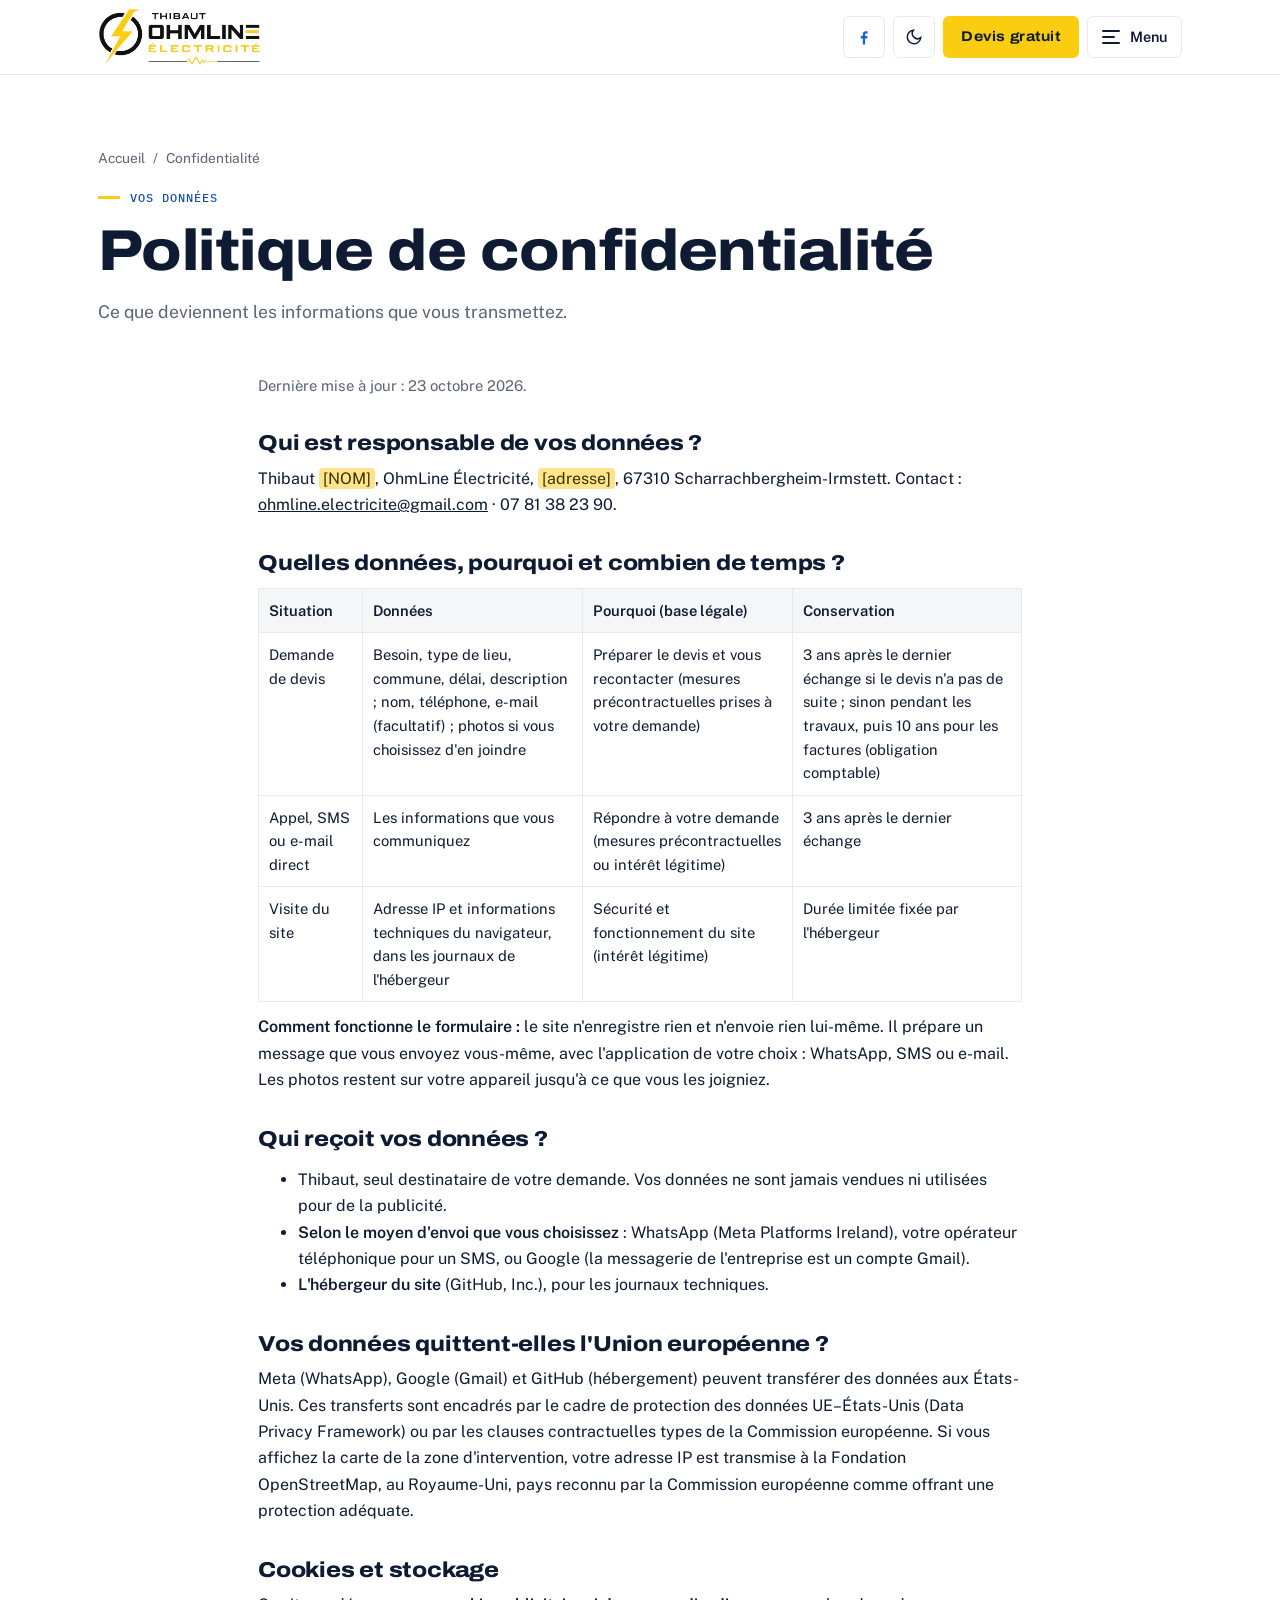
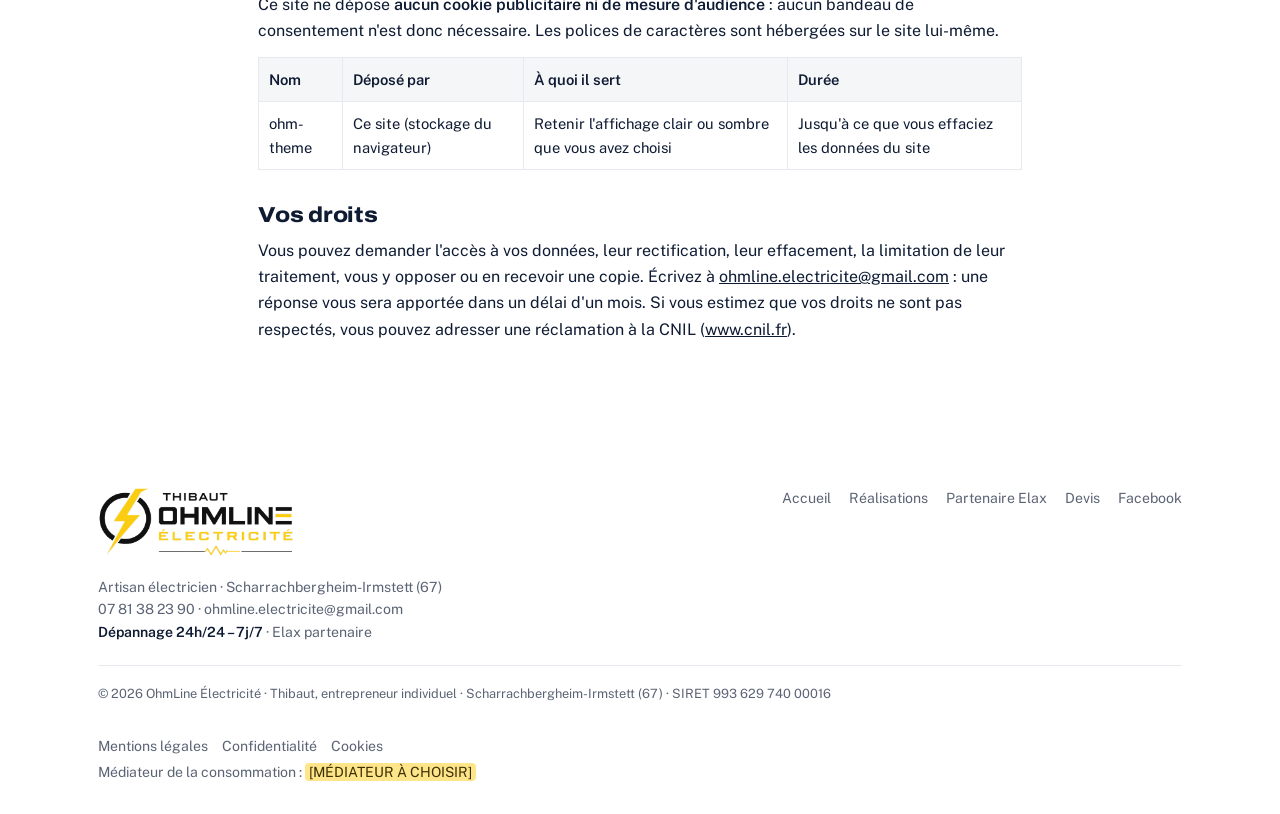
<file: confidentialite.html>
<!doctype html>
<html lang="fr">
<head>
<meta charset="utf-8">
<meta name="viewport" content="width=device-width, initial-scale=1, viewport-fit=cover">
<title>Confidentialité · OhmLine Électricité</title>
<meta name="description" content="Politique de confidentialité d'OhmLine Électricité : données collectées, durées, vos droits.">
<meta name="robots" content="noindex, follow">
<meta name="theme-color" content="#0f2550">
<link rel="icon" href="assets/favicon.png">
<link rel="preload" href="fonts/archivo-latin-wdth-normal.woff2" as="font" type="font/woff2" crossorigin>
<link rel="stylesheet" href="style.css?v=20261023">
</head>
<body>

<!-- Bandeau « version de travail » : liste automatiquement ce qu'il reste à compléter. Passer DRAFT à false dans SITE pour le retirer. -->
<div class="draft" id="draft" hidden><div class="wrap"><span>⚙︎</span><span id="draft-txt"></span><button type="button" aria-label="Masquer" onclick="this.closest('.draft').remove()">×</button></div></div>

<header class="top">
  <div class="wrap">
    <a class="logo logo-top" href="index.html" aria-label="Thibaut OhmLine Électricité, accueil"><img class="logo-l" src="assets/logo.png" alt="Thibaut OhmLine Électricité"><img class="logo-d" src="assets/logo-blanc.png" alt="" aria-hidden="true"></a>
    <div class="top-actions">
      <a class="icon-btn fb-only" id="fb-top" href="https://www.facebook.com/p/Thibaut-OhmLine-%C3%89lectricit%C3%A9-61581804707153/" target="_blank" rel="noopener" aria-label="Page Facebook OhmLine Électricité"><svg width="24" height="24" viewBox="0 0 24 24" fill="currentColor" aria-hidden="true"><path d="M13.5 22v-8h2.7l.4-3.2h-3.1V8.8c0-.9.3-1.5 1.6-1.5h1.7V4.4c-.3 0-1.3-.1-2.4-.1-2.4 0-4 1.4-4 4.1v2.4H7.7V14h2.7v8z"/></svg></a>
      <button class="icon-btn" type="button" id="theme" aria-label="Changer de thème"><svg width="24" height="24" viewBox="0 0 24 24" fill="none" stroke="currentColor" stroke-width="2"><path d="M21 12.8A9 9 0 1 1 11.2 3a7 7 0 0 0 9.8 9.8z"/></svg></button>
      <a class="btn btn-accent" href="index.html#devis">Devis gratuit</a>
      <button class="menu-btn" type="button" id="menu-open" aria-controls="drawer" aria-expanded="false" aria-label="Menu"><span class="burger" aria-hidden="true"><i></i><i></i><i></i></span><span class="menu-label">Menu</span></button>
    </div>
  </div>
</header>

<div class="drawer-overlay" id="drawer-overlay" hidden></div>
<aside class="drawer" id="drawer" aria-label="Menu" aria-hidden="true">
  <div class="drawer-head">
    <span class="drawer-title">Menu</span>
    <button class="icon-btn" type="button" id="menu-close" aria-label="Fermer le menu"><svg width="24" height="24" viewBox="0 0 24 24" fill="none" stroke="currentColor" stroke-width="2"><path d="M6 6l12 12M18 6 6 18"/></svg></button>
  </div>
  <nav class="drawer-nav" aria-label="Pages du site">
    <a href="index.html" data-page="index"><span><b>Accueil</b><small>Prestations, dépannage 24h/24, zone, contact</small></span></a>
    <a href="realisations.html" data-page="realisations"><span><b>Réalisations</b><small>Les chantiers de Thibaut en photos</small></span></a>
    <a href="elax.html" data-page="elax"><span><b>Partenaire Elax</b><small>Le boîtier qui pilote votre chauffe-eau</small></span></a>
  </nav>
  <div class="drawer-foot">
    <a class="btn btn-accent" href="index.html#devis">Demander un devis</a>
    <a class="btn btn-ghost" href="tel:+33781382390"><svg width="24" height="24" viewBox="0 0 24 24" fill="none" stroke="currentColor" stroke-width="2.2"><path d="M22 16.9v3a2 2 0 0 1-2.2 2 19.8 19.8 0 0 1-8.6-3.1 19.5 19.5 0 0 1-6-6A19.8 19.8 0 0 1 2.1 4.2 2 2 0 0 1 4.1 2h3a2 2 0 0 1 2 1.7c.1.9.4 1.8.7 2.7a2 2 0 0 1-.5 2.1L8 9.8a16 16 0 0 0 6 6l1.3-1.3a2 2 0 0 1 2.1-.4c.9.3 1.8.6 2.7.7a2 2 0 0 1 1.7 2z"/></svg>07 81 38 23 90</a>
    <p>Dépannage 24h/24 – 7j/7 · Toute l'Alsace</p>
  </div>
</aside>

<main id="contenu">
  <section class="page-head">
    <div class="wrap">
      <nav class="crumb" aria-label="Fil d'Ariane"><a href="index.html">Accueil</a><span>/</span><span>Confidentialité</span></nav>
      <span class="eyebrow">Vos données</span>
      <h1>Politique de confidentialité</h1>
      <p class="lead">Ce que deviennent les informations que vous transmettez.</p>
    </div>
  </section>
  <section class="section legal-doc" style="padding-top:8px">
    <div class="wrap">
      <p class="hint">Dernière mise à jour : 23 octobre 2026.</p>
      <h2>Qui est responsable de vos données ?</h2>
      <p>Thibaut <mark class="todo">[NOM]</mark>, OhmLine Électricité, <mark class="todo">[adresse]</mark>, 67310 Scharrachbergheim-Irmstett. Contact : <a href="mailto:ohmline.electricite@gmail.com">ohmline.electricite@gmail.com</a> · 07 81 38 23 90.</p>
      <h2>Quelles données, pourquoi et combien de temps ?</h2>
      <div class="table-wrap" tabindex="0" role="region" aria-label="Tableau des données collectées"><table class="legal-table">
        <thead><tr><th>Situation</th><th>Données</th><th>Pourquoi (base légale)</th><th>Conservation</th></tr></thead>
        <tbody>
          <tr><td>Demande de devis</td><td>Besoin, type de lieu, commune, délai, description ; nom, téléphone, e-mail (facultatif) ; photos si vous choisissez d'en joindre</td><td>Préparer le devis et vous recontacter (mesures précontractuelles prises à votre demande)</td><td>3 ans après le dernier échange si le devis n'a pas de suite ; sinon pendant les travaux, puis 10 ans pour les factures (obligation comptable)</td></tr>
          <tr><td>Appel, SMS ou e-mail direct</td><td>Les informations que vous communiquez</td><td>Répondre à votre demande (mesures précontractuelles ou intérêt légitime)</td><td>3 ans après le dernier échange</td></tr>
          <tr><td>Visite du site</td><td>Adresse IP et informations techniques du navigateur, dans les journaux de l'hébergeur</td><td>Sécurité et fonctionnement du site (intérêt légitime)</td><td>Durée limitée fixée par l'hébergeur</td></tr>
        </tbody>
      </table></div>
      <p><b>Comment fonctionne le formulaire :</b> le site n'enregistre rien et n'envoie rien lui-même. Il prépare un message que vous envoyez vous-même, avec l'application de votre choix : WhatsApp, SMS ou e-mail. Les photos restent sur votre appareil jusqu'à ce que vous les joigniez.</p>
      <h2>Qui reçoit vos données ?</h2>
      <ul>
        <li>Thibaut, seul destinataire de votre demande. Vos données ne sont jamais vendues ni utilisées pour de la publicité.</li>
        <li><b>Selon le moyen d'envoi que vous choisissez</b> : WhatsApp (Meta Platforms Ireland), votre opérateur téléphonique pour un SMS, ou Google (la messagerie de l'entreprise est un compte Gmail).</li>
        <li><b>L'hébergeur du site</b> (GitHub, Inc.), pour les journaux techniques.</li>
      </ul>
      <h2>Vos données quittent-elles l'Union européenne ?</h2>
      <p>Meta (WhatsApp), Google (Gmail) et GitHub (hébergement) peuvent transférer des données aux États-Unis. Ces transferts sont encadrés par le cadre de protection des données UE–États-Unis (Data Privacy Framework) ou par les clauses contractuelles types de la Commission européenne. Si vous affichez la carte de la zone d'intervention, votre adresse IP est transmise à la Fondation OpenStreetMap, au Royaume-Uni, pays reconnu par la Commission européenne comme offrant une protection adéquate.</p>
      <h2 id="cookies">Cookies et stockage</h2>
      <p>Ce site ne dépose <b>aucun cookie publicitaire ni de mesure d'audience</b> : aucun bandeau de consentement n'est donc nécessaire. Les polices de caractères sont hébergées sur le site lui-même.</p>
      <div class="table-wrap" tabindex="0" role="region" aria-label="Tableau du stockage"><table class="legal-table">
        <thead><tr><th>Nom</th><th>Déposé par</th><th>À quoi il sert</th><th>Durée</th></tr></thead>
        <tbody><tr><td>ohm-theme</td><td>Ce site (stockage du navigateur)</td><td>Retenir l'affichage clair ou sombre que vous avez choisi</td><td>Jusqu'à ce que vous effaciez les données du site</td></tr></tbody>
      </table></div>
      <h2>Vos droits</h2>
      <p>Vous pouvez demander l'accès à vos données, leur rectification, leur effacement, la limitation de leur traitement, vous y opposer ou en recevoir une copie. Écrivez à <a href="mailto:ohmline.electricite@gmail.com">ohmline.electricite@gmail.com</a> : une réponse vous sera apportée dans un délai d'un mois. Si vous estimez que vos droits ne sont pas respectés, vous pouvez adresser une réclamation à la CNIL (<a href="https://www.cnil.fr" target="_blank" rel="noopener">www.cnil.fr</a>).</p>
    </div>
  </section>
</main>

<footer>
  <div class="wrap">
    <div>
      <a class="logo logo-foot" href="index.html" aria-label="Thibaut OhmLine Électricité, accueil"><img class="logo-l" src="assets/logo.png" alt="Thibaut OhmLine Électricité"><img class="logo-d" src="assets/logo-blanc.png" alt="" aria-hidden="true"></a>
      <p style="margin-top:12px">Artisan électricien · Scharrachbergheim-Irmstett (67)<br>07 81 38 23 90 · ohmline.electricite@gmail.com<br><b style="color:var(--ink)">Dépannage 24h/24 – 7j/7</b> · Elax partenaire</p>
    </div>
    <nav aria-label="Liens du pied de page">
      <a href="index.html">Accueil</a><a href="realisations.html">Réalisations</a><a href="elax.html">Partenaire Elax</a><a href="index.html#devis">Devis</a>
      <a id="fb-link" href="https://www.facebook.com/p/Thibaut-OhmLine-%C3%89lectricit%C3%A9-61581804707153/" target="_blank" rel="noopener">Facebook</a>
    </nav>
    <p class="legal">© <span id="year">2026</span> OhmLine Électricité · Thibaut, entrepreneur individuel · Scharrachbergheim-Irmstett (67) · SIRET 993 629 740 00016</p>
    <p class="legal-links"><a href="mentions-legales.html">Mentions légales</a><a href="confidentialite.html">Confidentialité</a><a href="confidentialite.html#cookies">Cookies</a><span>Médiateur de la consommation : <mark class="todo">[MÉDIATEUR À CHOISIR]</mark></span></p>
  </div>
</footer>

<nav class="mbar" id="mbar" aria-label="Contact rapide">
  <a class="btn btn-ghost js-call" href="tel:+33781382390"><svg width="24" height="24" viewBox="0 0 24 24" fill="none" stroke="currentColor" stroke-width="2.2"><path d="M22 16.9v3a2 2 0 0 1-2.2 2 19.8 19.8 0 0 1-8.6-3.1 19.5 19.5 0 0 1-6-6A19.8 19.8 0 0 1 2.1 4.2 2 2 0 0 1 4.1 2h3a2 2 0 0 1 2 1.7c.1.9.4 1.8.7 2.7a2 2 0 0 1-.5 2.1L8 9.8a16 16 0 0 0 6 6l1.3-1.3a2 2 0 0 1 2.1-.4c.9.3 1.8.6 2.7.7a2 2 0 0 1 1.7 2z"/></svg>Urgence 24/7</a>
  <a class="btn btn-accent" href="index.html#devis">Devis gratuit</a>
</nav>

<div class="lightbox" id="lightbox" role="dialog" aria-modal="true" aria-label="Photo agrandie"><button type="button" aria-label="Fermer">×</button><figure style="margin:0"><img alt=""><p></p></figure></div>

<script src="common.js?v=20261021120321"></script>
<script src="menu.js?v=20261021120321"></script>
</body>
</html>
</file>
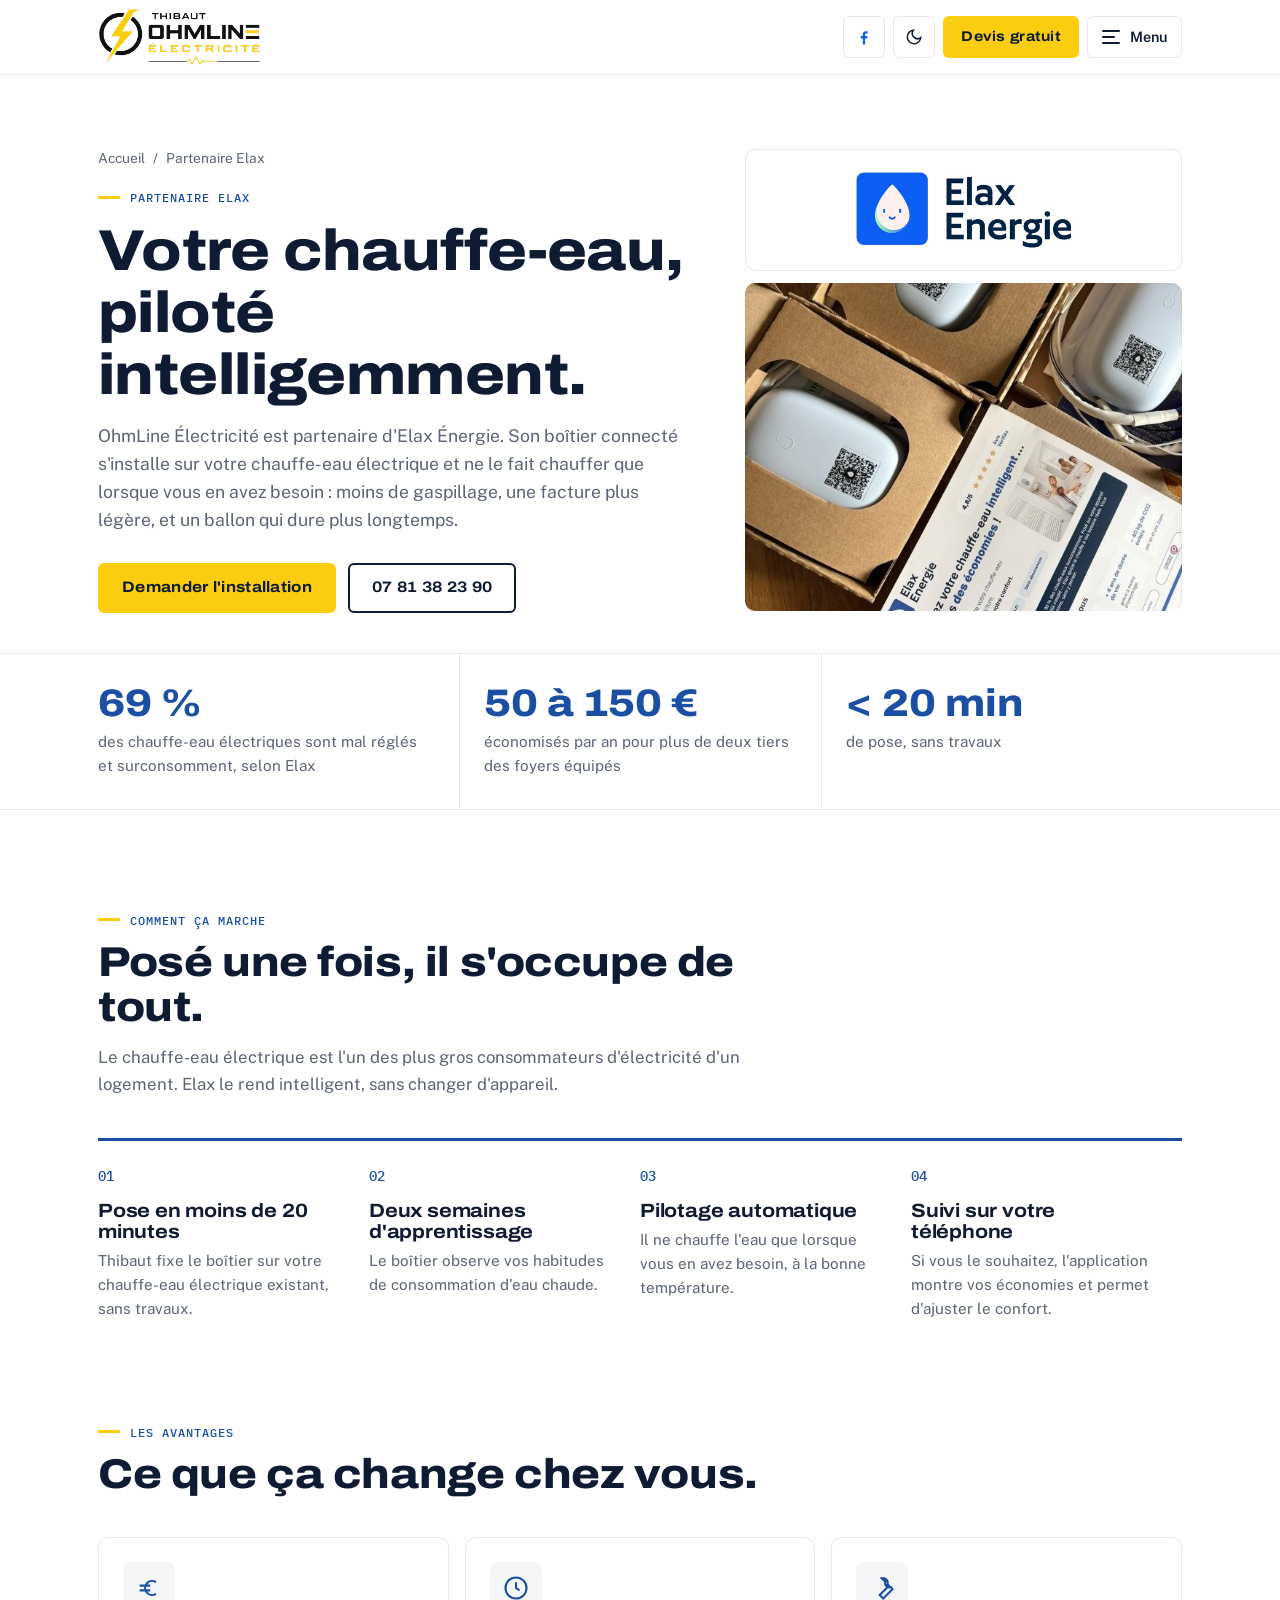
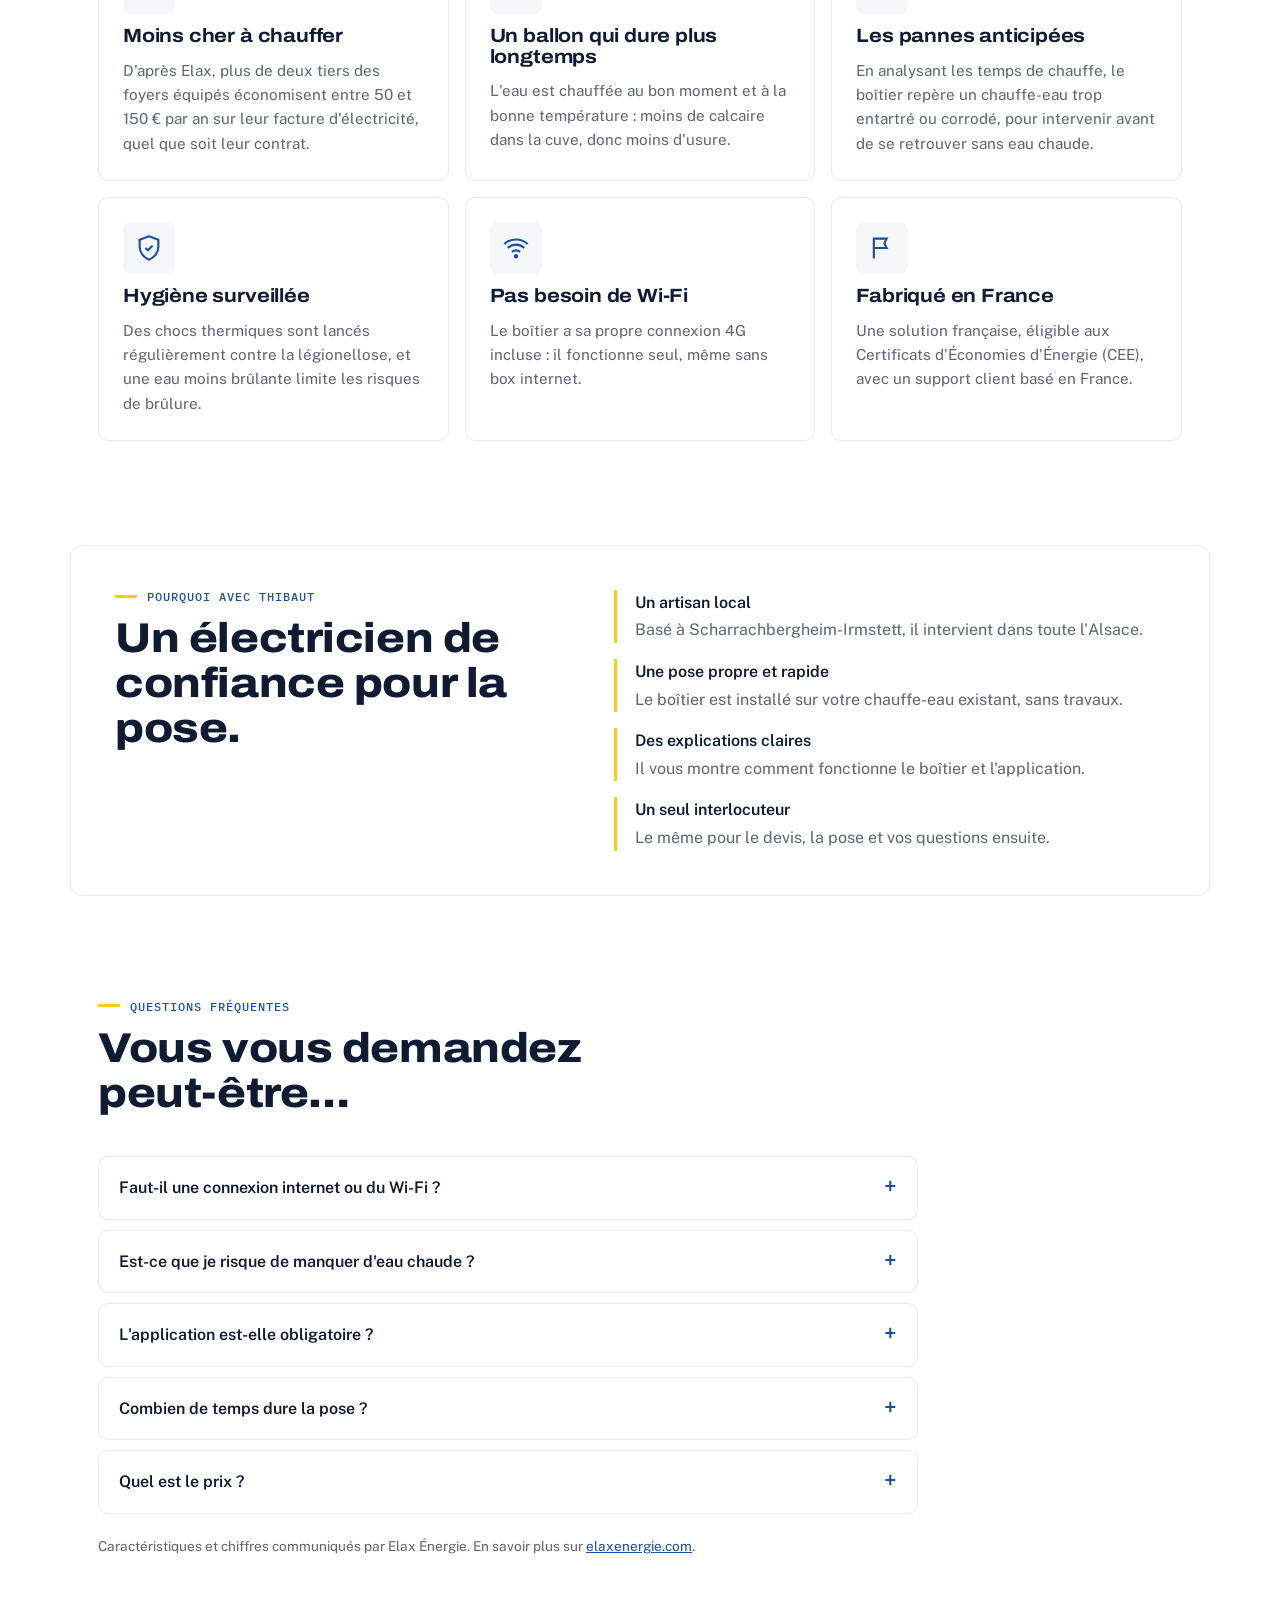
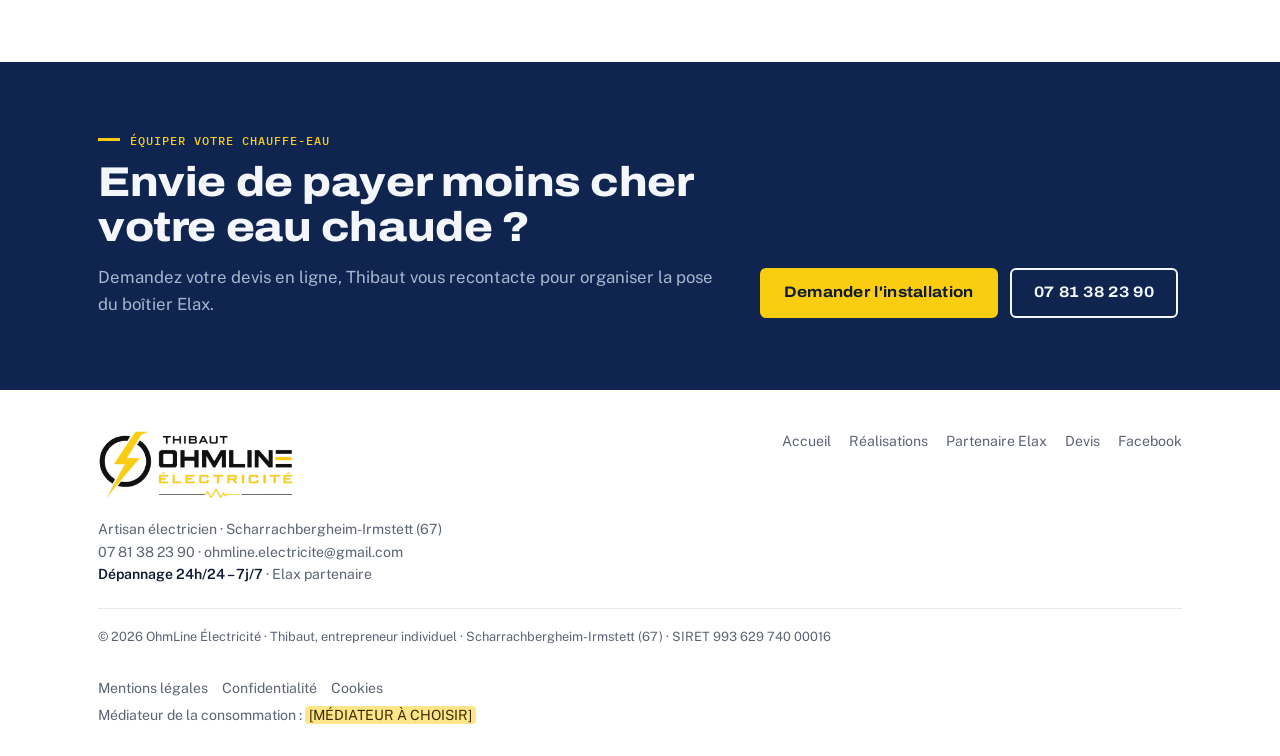
<file: elax.html>
<!doctype html>
<html lang="fr">
<head>
<meta charset="utf-8">
<meta name="viewport" content="width=device-width, initial-scale=1, viewport-fit=cover">
<title>Partenaire Elax · OhmLine Électricité</title>
<meta name="description" content="OhmLine Électricité, partenaire Elax Énergie : pose du boîtier connecté qui pilote votre chauffe-eau électrique pour réduire sa consommation, en Alsace.">
<!-- Site pas encore validé par le client : retirer la ligne « robots » ci-dessous à la mise en ligne -->
<meta name="robots" content="noindex, follow">
<meta property="og:type" content="website">
<meta property="og:locale" content="fr_FR">
<meta property="og:site_name" content="OhmLine Électricité">
<meta property="og:image" content="https://raph6730.github.io/ohmline-electricite/assets/thibaut-chantier.jpg">
<meta property="og:title" content="Partenaire Elax · OhmLine Électricité">
<meta property="og:description" content="OhmLine Électricité, partenaire Elax Énergie : pose du boîtier connecté qui pilote votre chauffe-eau électrique pour réduire sa consommation, en Alsace.">
<meta property="og:url" content="https://raph6730.github.io/ohmline-electricite/elax.html">

<meta name="theme-color" content="#0f2550">
<link rel="icon" href="assets/favicon.png">
<link rel="preload" href="fonts/archivo-latin-wdth-normal.woff2" as="font" type="font/woff2" crossorigin>
<link rel="stylesheet" href="style.css?v=20261023">
</head>
<body>

<!-- Bandeau « version de travail » : liste automatiquement ce qu'il reste à compléter. Passer DRAFT à false dans SITE pour le retirer. -->
<div class="draft" id="draft" hidden><div class="wrap"><span>⚙︎</span><span id="draft-txt"></span><button type="button" aria-label="Masquer" onclick="this.closest('.draft').remove()">×</button></div></div>

<header class="top">
  <div class="wrap">
    <a class="logo logo-top" href="index.html" aria-label="Thibaut OhmLine Électricité, accueil"><img class="logo-l" src="assets/logo.png" alt="Thibaut OhmLine Électricité"><img class="logo-d" src="assets/logo-blanc.png" alt="" aria-hidden="true"></a>
    <div class="top-actions">
      <a class="icon-btn fb-only" id="fb-top" href="https://www.facebook.com/p/Thibaut-OhmLine-%C3%89lectricit%C3%A9-61581804707153/" target="_blank" rel="noopener" aria-label="Page Facebook OhmLine Électricité"><svg width="24" height="24" viewBox="0 0 24 24" fill="currentColor" aria-hidden="true"><path d="M13.5 22v-8h2.7l.4-3.2h-3.1V8.8c0-.9.3-1.5 1.6-1.5h1.7V4.4c-.3 0-1.3-.1-2.4-.1-2.4 0-4 1.4-4 4.1v2.4H7.7V14h2.7v8z"/></svg></a>
      <button class="icon-btn" type="button" id="theme" aria-label="Changer de thème"><svg width="24" height="24" viewBox="0 0 24 24" fill="none" stroke="currentColor" stroke-width="2"><path d="M21 12.8A9 9 0 1 1 11.2 3a7 7 0 0 0 9.8 9.8z"/></svg></button>
      <a class="btn btn-accent" href="index.html#devis">Devis gratuit</a>
      <button class="menu-btn" type="button" id="menu-open" aria-controls="drawer" aria-expanded="false" aria-label="Menu"><span class="burger" aria-hidden="true"><i></i><i></i><i></i></span><span class="menu-label">Menu</span></button>
    </div>
  </div>
</header>

<div class="drawer-overlay" id="drawer-overlay" hidden></div>
<aside class="drawer" id="drawer" aria-label="Menu" aria-hidden="true">
  <div class="drawer-head">
    <span class="drawer-title">Menu</span>
    <button class="icon-btn" type="button" id="menu-close" aria-label="Fermer le menu"><svg width="24" height="24" viewBox="0 0 24 24" fill="none" stroke="currentColor" stroke-width="2"><path d="M6 6l12 12M18 6 6 18"/></svg></button>
  </div>
  <nav class="drawer-nav" aria-label="Pages du site">
    <a href="index.html" data-page="index"><span><b>Accueil</b><small>Prestations, dépannage 24h/24, zone, contact</small></span></a>
    <a href="realisations.html" data-page="realisations"><span><b>Réalisations</b><small>Les chantiers de Thibaut en photos</small></span></a>
    <a href="elax.html" data-page="elax"><span><b>Partenaire Elax</b><small>Le boîtier qui pilote votre chauffe-eau</small></span></a>
  </nav>
  <div class="drawer-foot">
    <a class="btn btn-accent" href="index.html#devis">Demander un devis</a>
    <a class="btn btn-ghost" href="tel:+33781382390"><svg width="24" height="24" viewBox="0 0 24 24" fill="none" stroke="currentColor" stroke-width="2.2"><path d="M22 16.9v3a2 2 0 0 1-2.2 2 19.8 19.8 0 0 1-8.6-3.1 19.5 19.5 0 0 1-6-6A19.8 19.8 0 0 1 2.1 4.2 2 2 0 0 1 4.1 2h3a2 2 0 0 1 2 1.7c.1.9.4 1.8.7 2.7a2 2 0 0 1-.5 2.1L8 9.8a16 16 0 0 0 6 6l1.3-1.3a2 2 0 0 1 2.1-.4c.9.3 1.8.6 2.7.7a2 2 0 0 1 1.7 2z"/></svg>07 81 38 23 90</a>
    <p>Dépannage 24h/24 – 7j/7 · Toute l'Alsace</p>
  </div>
</aside>

<main>
  <section class="page-head elax-head">
    <div class="wrap elax-hero">
      <div>
        <nav class="crumb" aria-label="Fil d'Ariane"><a href="index.html">Accueil</a><span>/</span><span>Partenaire Elax</span></nav>
        <span class="eyebrow">Partenaire Elax</span>
        <h1>Votre chauffe-eau, piloté intelligemment.</h1>
        <p class="lead">OhmLine Électricité est partenaire d'Elax Énergie. Son boîtier connecté s'installe sur votre chauffe-eau électrique et ne le fait chauffer que lorsque vous en avez besoin : moins de gaspillage, une facture plus légère, et un ballon qui dure plus longtemps.</p>
        <div class="hero-ctas"><a class="btn btn-accent" href="index.html?besoin=elax#devis">Demander l'installation</a><a class="btn btn-ghost" href="tel:+33781382390">07 81 38 23 90</a></div>
      </div>
      <div class="elax-visual">
        <div class="partner-logo"><img src="assets/elax-logo.png" alt="Elax Énergie" width="389" height="143"></div>
        <button type="button" class="photo-btn" data-zoom="assets/elax-boitiers.jpg" data-t="Boîtiers Elax prêts à être posés"><img src="assets/elax-boitiers.jpg" alt="Boîtiers connectés Elax dans leurs cartons, prêts à être installés" width="600" height="800"></button>
      </div>
    </div>
  </section>

  <section class="stat-band">
    <div class="wrap stat-grid">
      <div class="stat reveal"><b>69 %</b><span>des chauffe-eau électriques sont mal réglés et surconsomment, selon Elax</span></div>
      <div class="stat reveal"><b>50 à 150 €</b><span>économisés par an pour plus de deux tiers des foyers équipés</span></div>
      <div class="stat reveal"><b>&lt; 20 min</b><span>de pose, sans travaux</span></div>
    </div>
  </section>

  <section class="section" id="fonctionnement">
    <div class="wrap">
      <div class="section-head reveal">
        <span class="eyebrow">Comment ça marche</span>
        <h2>Posé une fois, il s'occupe de tout.</h2>
        <p>Le chauffe-eau électrique est l'un des plus gros consommateurs d'électricité d'un logement. Elax le rend intelligent, sans changer d'appareil.</p>
      </div>
      <div class="steps">
        <div class="step reveal"><h3>Pose en moins de 20 minutes</h3><p>Thibaut fixe le boîtier sur votre chauffe-eau électrique existant, sans travaux.</p></div>
        <div class="step reveal"><h3>Deux semaines d'apprentissage</h3><p>Le boîtier observe vos habitudes de consommation d'eau chaude.</p></div>
        <div class="step reveal"><h3>Pilotage automatique</h3><p>Il ne chauffe l'eau que lorsque vous en avez besoin, à la bonne température.</p></div>
        <div class="step reveal"><h3>Suivi sur votre téléphone</h3><p>Si vous le souhaitez, l'application montre vos économies et permet d'ajuster le confort.</p></div>
      </div>
    </div>
  </section>

  <section class="section" style="padding-top:0">
    <div class="wrap">
      <div class="section-head reveal">
        <span class="eyebrow">Les avantages</span>
        <h2>Ce que ça change chez vous.</h2>
      </div>
      <div class="benefits">
        <article class="benefit reveal"><div class="svc-ico"><svg width="24" height="24" viewBox="0 0 24 24" fill="none" stroke="currentColor" stroke-width="1.8" aria-hidden="true"><path d="M18 7a6 6 0 1 0 0 10M4 10h9M4 14h9"/></svg></div><h3>Moins cher à chauffer</h3><p>D'après Elax, plus de deux tiers des foyers équipés économisent entre 50 et 150 € par an sur leur facture d'électricité, quel que soit leur contrat.</p></article>
        <article class="benefit reveal"><div class="svc-ico"><svg width="24" height="24" viewBox="0 0 24 24" fill="none" stroke="currentColor" stroke-width="1.8" aria-hidden="true"><circle cx="12" cy="12" r="9"/><path d="M12 7v5l3 2"/></svg></div><h3>Un ballon qui dure plus longtemps</h3><p>L'eau est chauffée au bon moment et à la bonne température : moins de calcaire dans la cuve, donc moins d'usure.</p></article>
        <article class="benefit reveal"><div class="svc-ico"><svg width="24" height="24" viewBox="0 0 24 24" fill="none" stroke="currentColor" stroke-width="1.8" aria-hidden="true"><path d="M14.7 6.3a4 4 0 0 0 5 5L21 13l-8 8-3-3 8-8-1.3-1.3a4 4 0 0 0-5-5z"/></svg></div><h3>Les pannes anticipées</h3><p>En analysant les temps de chauffe, le boîtier repère un chauffe-eau trop entartré ou corrodé, pour intervenir avant de se retrouver sans eau chaude.</p></article>
        <article class="benefit reveal"><div class="svc-ico"><svg width="24" height="24" viewBox="0 0 24 24" fill="none" stroke="currentColor" stroke-width="1.8" aria-hidden="true"><path d="M12 2 4 5v6c0 5 3.4 9.4 8 11 4.6-1.6 8-6 8-11V5z"/><path d="m9 12 2 2 4-4"/></svg></div><h3>Hygiène surveillée</h3><p>Des chocs thermiques sont lancés régulièrement contre la légionellose, et une eau moins brûlante limite les risques de brûlure.</p></article>
        <article class="benefit reveal"><div class="svc-ico"><svg width="24" height="24" viewBox="0 0 24 24" fill="none" stroke="currentColor" stroke-width="1.8" aria-hidden="true"><path d="M2 8.5a15 15 0 0 1 20 0M5 12a10 10 0 0 1 14 0M8.5 15.5a5 5 0 0 1 7 0"/><circle cx="12" cy="19" r="1"/></svg></div><h3>Pas besoin de Wi-Fi</h3><p>Le boîtier a sa propre connexion 4G incluse : il fonctionne seul, même sans box internet.</p></article>
        <article class="benefit reveal"><div class="svc-ico"><svg width="24" height="24" viewBox="0 0 24 24" fill="none" stroke="currentColor" stroke-width="1.8" aria-hidden="true"><path d="M5 21V4h11l-2 4 2 4H5"/></svg></div><h3>Fabriqué en France</h3><p>Une solution française, éligible aux Certificats d'Économies d'Énergie (CEE), avec un support client basé en France.</p></article>
      </div>
    </div>
  </section>

  <section class="section" style="padding-top:0">
    <div class="wrap why reveal">
      <div>
        <span class="eyebrow">Pourquoi avec Thibaut</span>
        <h2 style="margin-top:14px">Un électricien de confiance pour la pose.</h2>
      </div>
      <ul class="why-list">
        <li><b>Un artisan local</b>Basé à Scharrachbergheim-Irmstett, il intervient dans toute l'Alsace.</li>
        <li><b>Une pose propre et rapide</b>Le boîtier est installé sur votre chauffe-eau existant, sans travaux.</li>
        <li><b>Des explications claires</b>Il vous montre comment fonctionne le boîtier et l'application.</li>
        <li><b>Un seul interlocuteur</b>Le même pour le devis, la pose et vos questions ensuite.</li>
      </ul>
    </div>
  </section>

  <section class="section" style="padding-top:0" id="faq">
    <div class="wrap faq">
      <div class="section-head reveal">
        <span class="eyebrow">Questions fréquentes</span>
        <h2>Vous vous demandez peut-être…</h2>
      </div>
      <div class="faq-list reveal">
        <details class="faq-item"><summary>Faut-il une connexion internet ou du Wi-Fi ?</summary><p>Non. Le boîtier Elax est équipé d'une connexion 4G incluse : il fonctionne de façon autonome, sans votre box.</p></details>
        <details class="faq-item"><summary>Est-ce que je risque de manquer d'eau chaude ?</summary><p>Le boîtier apprend vos habitudes pendant environ deux semaines avant de piloter la chauffe. Si besoin, l'application permet d'augmenter le confort ou de lancer un « Boost ».</p></details>
        <details class="faq-item"><summary>L'application est-elle obligatoire ?</summary><p>Non, elle est facultative : le pilotage se fait tout seul. Elle sert à suivre vos économies, régler le confort, ou activer les modes Boost et Absence.</p></details>
        <details class="faq-item"><summary>Combien de temps dure la pose ?</summary><p>Moins de 20 minutes selon Elax, sans travaux : le boîtier se fixe sur le chauffe-eau existant et ses deux sondes surveillent la température.</p></details>
        <details class="faq-item"><summary>Quel est le prix ?</summary><p>Thibaut vous indique le tarif dans son devis, selon votre installation. Demandez-le en ligne ou par téléphone, c'est gratuit et sans engagement.</p></details>
      </div>
      <p class="source">Caractéristiques et chiffres communiqués par Elax Énergie. En savoir plus sur <a href="https://www.elaxenergie.com/" target="_blank" rel="noopener">elaxenergie.com</a>.</p>
    </div>
  </section>

  <section class="cta-band">
    <div class="wrap">
      <div>
        <span class="eyebrow" style="color:var(--volt)">Équiper votre chauffe-eau</span>
        <h2 style="margin-top:14px">Envie de payer moins cher votre eau chaude ?</h2>
        <p>Demandez votre devis en ligne, Thibaut vous recontacte pour organiser la pose du boîtier Elax.</p>
      </div>
      <div class="hero-ctas" style="margin-top:0"><a class="btn btn-accent" href="index.html?besoin=elax#devis">Demander l'installation</a><a class="btn btn-ghost" href="tel:+33781382390">07 81 38 23 90</a></div>
    </div>
  </section>
</main>

<footer>
  <div class="wrap">
    <div>
      <a class="logo logo-foot" href="index.html" aria-label="Thibaut OhmLine Électricité, accueil"><img class="logo-l" src="assets/logo.png" alt="Thibaut OhmLine Électricité"><img class="logo-d" src="assets/logo-blanc.png" alt="" aria-hidden="true"></a>
      <p style="margin-top:12px">Artisan électricien · Scharrachbergheim-Irmstett (67)<br>07 81 38 23 90 · ohmline.electricite@gmail.com<br><b style="color:var(--ink)">Dépannage 24h/24 – 7j/7</b> · Elax partenaire</p>
    </div>
    <nav aria-label="Liens du pied de page">
      <a href="index.html">Accueil</a><a href="realisations.html">Réalisations</a><a href="elax.html">Partenaire Elax</a><a href="index.html#devis">Devis</a>
      <a id="fb-link" href="https://www.facebook.com/p/Thibaut-OhmLine-%C3%89lectricit%C3%A9-61581804707153/" target="_blank" rel="noopener">Facebook</a>
    </nav>
    <p class="legal">© <span id="year">2026</span> OhmLine Électricité · Thibaut, entrepreneur individuel · Scharrachbergheim-Irmstett (67) · SIRET 993 629 740 00016</p>
    <p class="legal-links"><a href="mentions-legales.html">Mentions légales</a><a href="confidentialite.html">Confidentialité</a><a href="confidentialite.html#cookies">Cookies</a><span>Médiateur de la consommation : <mark class="todo">[MÉDIATEUR À CHOISIR]</mark></span></p>
  </div>
</footer>

<nav class="mbar" id="mbar" aria-label="Contact rapide">
  <a class="btn btn-ghost js-call" href="tel:+33781382390"><svg width="24" height="24" viewBox="0 0 24 24" fill="none" stroke="currentColor" stroke-width="2.2"><path d="M22 16.9v3a2 2 0 0 1-2.2 2 19.8 19.8 0 0 1-8.6-3.1 19.5 19.5 0 0 1-6-6A19.8 19.8 0 0 1 2.1 4.2 2 2 0 0 1 4.1 2h3a2 2 0 0 1 2 1.7c.1.9.4 1.8.7 2.7a2 2 0 0 1-.5 2.1L8 9.8a16 16 0 0 0 6 6l1.3-1.3a2 2 0 0 1 2.1-.4c.9.3 1.8.6 2.7.7a2 2 0 0 1 1.7 2z"/></svg>Urgence 24/7</a>
  <a class="btn btn-accent" href="index.html#devis">Devis gratuit</a>
</nav>

<div class="lightbox" id="lightbox" role="dialog" aria-modal="true" aria-label="Photo agrandie"><button type="button" aria-label="Fermer">×</button><figure style="margin:0"><img alt=""><p></p></figure></div>

<script src="common.js?v=20261021165313"></script>
<script src="menu.js?v=20261021165313"></script>
</body>
</html>
</file>
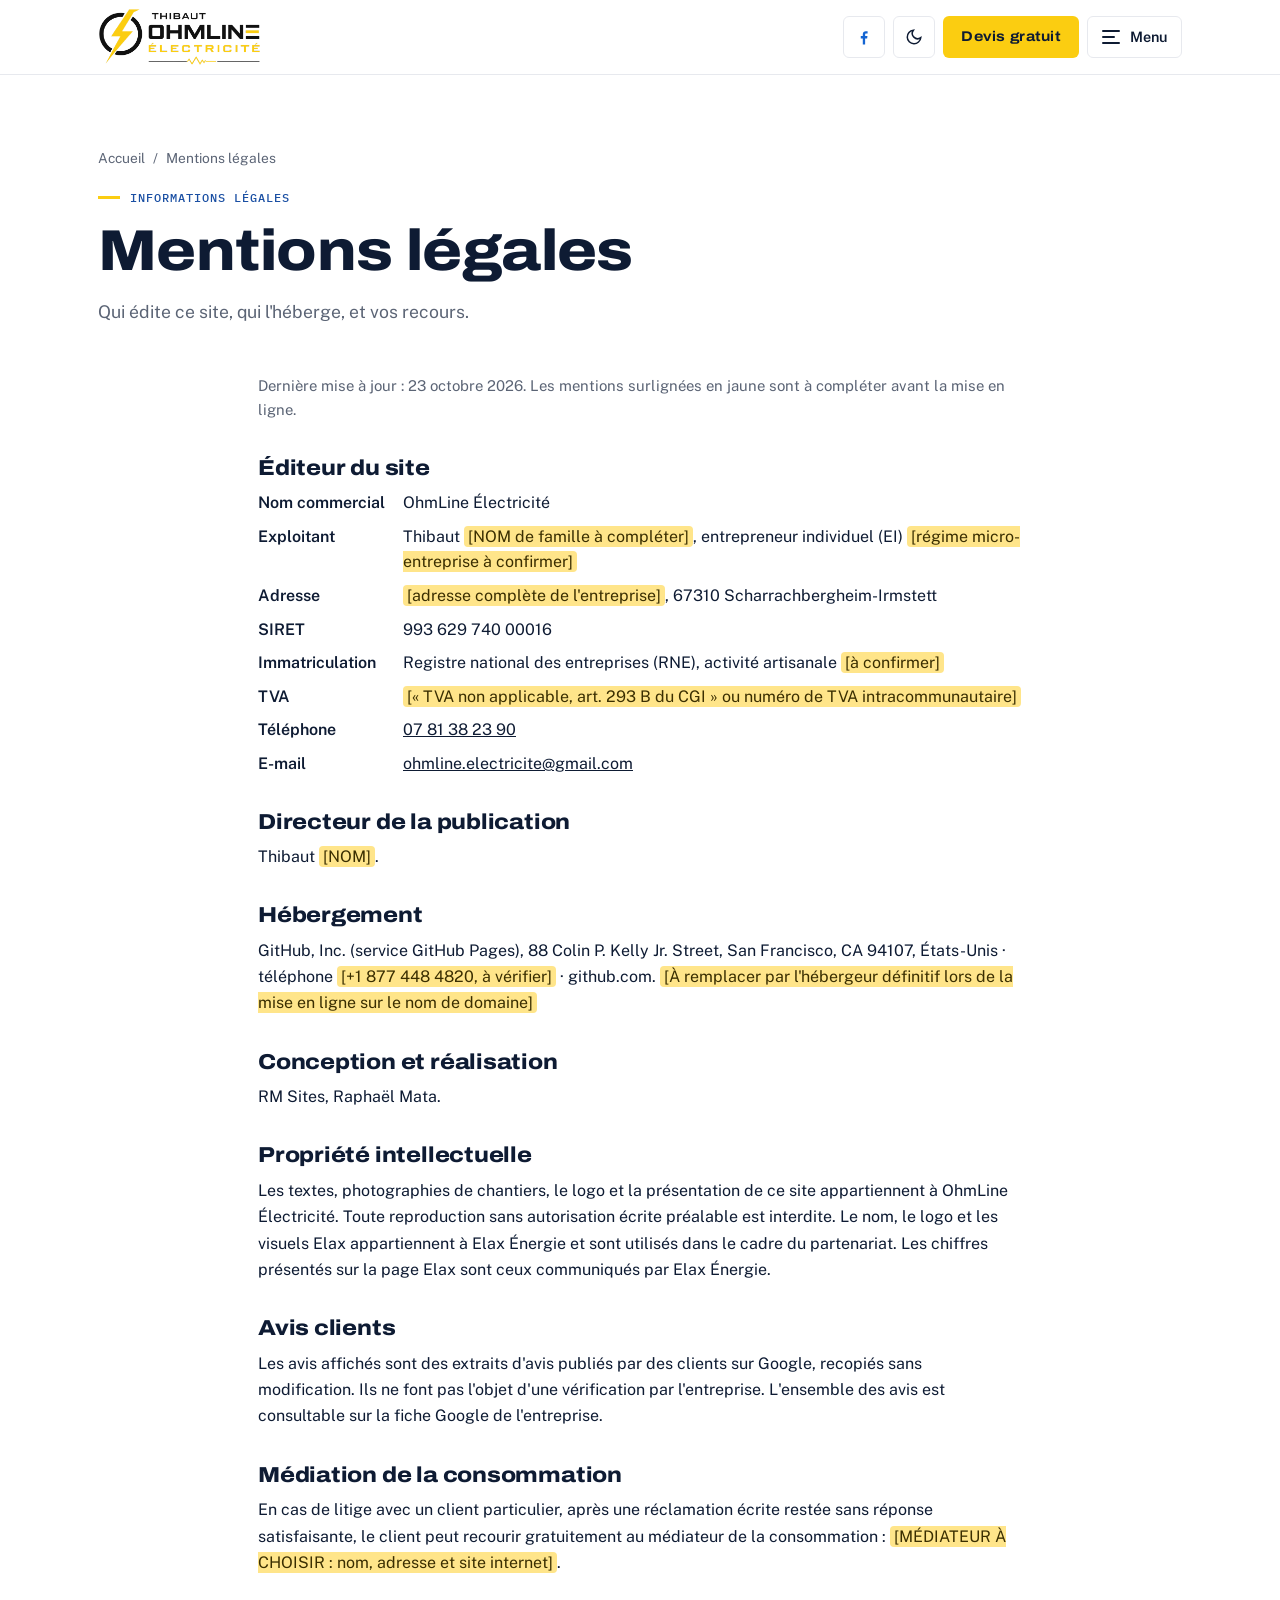
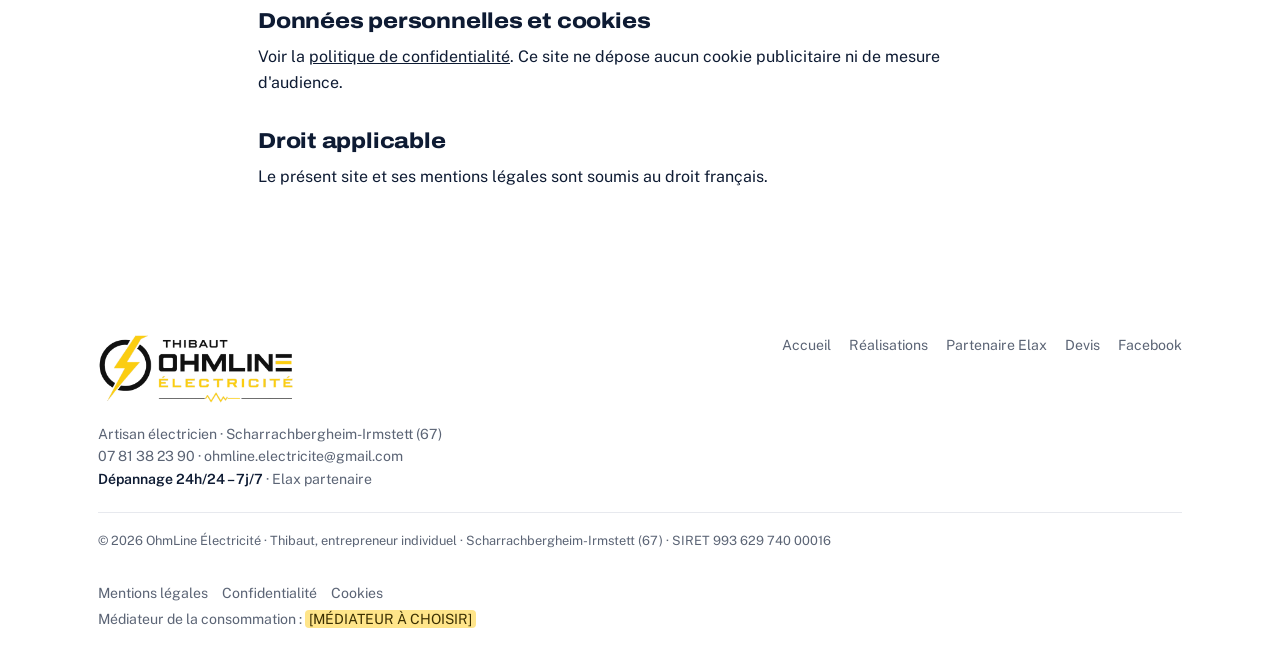
<file: mentions-legales.html>
<!doctype html>
<html lang="fr">
<head>
<meta charset="utf-8">
<meta name="viewport" content="width=device-width, initial-scale=1, viewport-fit=cover">
<title>Mentions légales · OhmLine Électricité</title>
<meta name="description" content="Mentions légales du site d'OhmLine Électricité, artisan électricien à Scharrachbergheim-Irmstett.">
<meta name="robots" content="noindex, follow">
<meta name="theme-color" content="#0f2550">
<link rel="icon" href="assets/favicon.png">
<link rel="preload" href="fonts/archivo-latin-wdth-normal.woff2" as="font" type="font/woff2" crossorigin>
<link rel="stylesheet" href="style.css?v=20261023">
</head>
<body>

<!-- Bandeau « version de travail » : liste automatiquement ce qu'il reste à compléter. Passer DRAFT à false dans SITE pour le retirer. -->
<div class="draft" id="draft" hidden><div class="wrap"><span>⚙︎</span><span id="draft-txt"></span><button type="button" aria-label="Masquer" onclick="this.closest('.draft').remove()">×</button></div></div>

<header class="top">
  <div class="wrap">
    <a class="logo logo-top" href="index.html" aria-label="Thibaut OhmLine Électricité, accueil"><img class="logo-l" src="assets/logo.png" alt="Thibaut OhmLine Électricité"><img class="logo-d" src="assets/logo-blanc.png" alt="" aria-hidden="true"></a>
    <div class="top-actions">
      <a class="icon-btn fb-only" id="fb-top" href="https://www.facebook.com/p/Thibaut-OhmLine-%C3%89lectricit%C3%A9-61581804707153/" target="_blank" rel="noopener" aria-label="Page Facebook OhmLine Électricité"><svg width="24" height="24" viewBox="0 0 24 24" fill="currentColor" aria-hidden="true"><path d="M13.5 22v-8h2.7l.4-3.2h-3.1V8.8c0-.9.3-1.5 1.6-1.5h1.7V4.4c-.3 0-1.3-.1-2.4-.1-2.4 0-4 1.4-4 4.1v2.4H7.7V14h2.7v8z"/></svg></a>
      <button class="icon-btn" type="button" id="theme" aria-label="Changer de thème"><svg width="24" height="24" viewBox="0 0 24 24" fill="none" stroke="currentColor" stroke-width="2"><path d="M21 12.8A9 9 0 1 1 11.2 3a7 7 0 0 0 9.8 9.8z"/></svg></button>
      <a class="btn btn-accent" href="index.html#devis">Devis gratuit</a>
      <button class="menu-btn" type="button" id="menu-open" aria-controls="drawer" aria-expanded="false" aria-label="Menu"><span class="burger" aria-hidden="true"><i></i><i></i><i></i></span><span class="menu-label">Menu</span></button>
    </div>
  </div>
</header>

<div class="drawer-overlay" id="drawer-overlay" hidden></div>
<aside class="drawer" id="drawer" aria-label="Menu" aria-hidden="true">
  <div class="drawer-head">
    <span class="drawer-title">Menu</span>
    <button class="icon-btn" type="button" id="menu-close" aria-label="Fermer le menu"><svg width="24" height="24" viewBox="0 0 24 24" fill="none" stroke="currentColor" stroke-width="2"><path d="M6 6l12 12M18 6 6 18"/></svg></button>
  </div>
  <nav class="drawer-nav" aria-label="Pages du site">
    <a href="index.html" data-page="index"><span><b>Accueil</b><small>Prestations, dépannage 24h/24, zone, contact</small></span></a>
    <a href="realisations.html" data-page="realisations"><span><b>Réalisations</b><small>Les chantiers de Thibaut en photos</small></span></a>
    <a href="elax.html" data-page="elax"><span><b>Partenaire Elax</b><small>Le boîtier qui pilote votre chauffe-eau</small></span></a>
  </nav>
  <div class="drawer-foot">
    <a class="btn btn-accent" href="index.html#devis">Demander un devis</a>
    <a class="btn btn-ghost" href="tel:+33781382390"><svg width="24" height="24" viewBox="0 0 24 24" fill="none" stroke="currentColor" stroke-width="2.2"><path d="M22 16.9v3a2 2 0 0 1-2.2 2 19.8 19.8 0 0 1-8.6-3.1 19.5 19.5 0 0 1-6-6A19.8 19.8 0 0 1 2.1 4.2 2 2 0 0 1 4.1 2h3a2 2 0 0 1 2 1.7c.1.9.4 1.8.7 2.7a2 2 0 0 1-.5 2.1L8 9.8a16 16 0 0 0 6 6l1.3-1.3a2 2 0 0 1 2.1-.4c.9.3 1.8.6 2.7.7a2 2 0 0 1 1.7 2z"/></svg>07 81 38 23 90</a>
    <p>Dépannage 24h/24 – 7j/7 · Toute l'Alsace</p>
  </div>
</aside>

<main id="contenu">
  <section class="page-head">
    <div class="wrap">
      <nav class="crumb" aria-label="Fil d'Ariane"><a href="index.html">Accueil</a><span>/</span><span>Mentions légales</span></nav>
      <span class="eyebrow">Informations légales</span>
      <h1>Mentions légales</h1>
      <p class="lead">Qui édite ce site, qui l'héberge, et vos recours.</p>
    </div>
  </section>
  <section class="section legal-doc" style="padding-top:8px">
    <div class="wrap">
      <p class="hint">Dernière mise à jour : 23 octobre 2026. Les mentions surlignées en jaune sont à compléter avant la mise en ligne.</p>
      <h2>Éditeur du site</h2>
      <dl>
        <dt>Nom commercial</dt><dd>OhmLine Électricité</dd>
        <dt>Exploitant</dt><dd>Thibaut <mark class="todo">[NOM de famille à compléter]</mark>, entrepreneur individuel (EI) <mark class="todo">[régime micro-entreprise à confirmer]</mark></dd>
        <dt>Adresse</dt><dd><mark class="todo">[adresse complète de l'entreprise]</mark>, 67310 Scharrachbergheim-Irmstett</dd>
        <dt>SIRET</dt><dd>993 629 740 00016</dd>
        <dt>Immatriculation</dt><dd>Registre national des entreprises (RNE), activité artisanale <mark class="todo">[à confirmer]</mark></dd>
        <dt>TVA</dt><dd><mark class="todo">[« TVA non applicable, art. 293 B du CGI » ou numéro de TVA intracommunautaire]</mark></dd>
        <dt>Téléphone</dt><dd><a href="tel:+33781382390">07 81 38 23 90</a></dd>
        <dt>E-mail</dt><dd><a href="mailto:ohmline.electricite@gmail.com">ohmline.electricite@gmail.com</a></dd>
      </dl>
      <h2>Directeur de la publication</h2>
      <p>Thibaut <mark class="todo">[NOM]</mark>.</p>
      <h2>Hébergement</h2>
      <p>GitHub, Inc. (service GitHub Pages), 88 Colin P. Kelly Jr. Street, San Francisco, CA 94107, États-Unis · téléphone <mark class="todo">[+1 877 448 4820, à vérifier]</mark> · github.com. <mark class="todo">[À remplacer par l'hébergeur définitif lors de la mise en ligne sur le nom de domaine]</mark></p>
      <h2>Conception et réalisation</h2>
      <p>RM Sites, Raphaël Mata.</p>
      <h2>Propriété intellectuelle</h2>
      <p>Les textes, photographies de chantiers, le logo et la présentation de ce site appartiennent à OhmLine Électricité. Toute reproduction sans autorisation écrite préalable est interdite. Le nom, le logo et les visuels Elax appartiennent à Elax Énergie et sont utilisés dans le cadre du partenariat. Les chiffres présentés sur la page Elax sont ceux communiqués par Elax Énergie.</p>
      <h2>Avis clients</h2>
      <p>Les avis affichés sont des extraits d'avis publiés par des clients sur Google, recopiés sans modification. Ils ne font pas l'objet d'une vérification par l'entreprise. L'ensemble des avis est consultable sur la fiche Google de l'entreprise.</p>
      <h2>Médiation de la consommation</h2>
      <p>En cas de litige avec un client particulier, après une réclamation écrite restée sans réponse satisfaisante, le client peut recourir gratuitement au médiateur de la consommation : <mark class="todo">[MÉDIATEUR À CHOISIR : nom, adresse et site internet]</mark>.</p>
      <h2>Données personnelles et cookies</h2>
      <p>Voir la <a href="confidentialite.html">politique de confidentialité</a>. Ce site ne dépose aucun cookie publicitaire ni de mesure d'audience.</p>
      <h2>Droit applicable</h2>
      <p>Le présent site et ses mentions légales sont soumis au droit français.</p>
    </div>
  </section>
</main>

<footer>
  <div class="wrap">
    <div>
      <a class="logo logo-foot" href="index.html" aria-label="Thibaut OhmLine Électricité, accueil"><img class="logo-l" src="assets/logo.png" alt="Thibaut OhmLine Électricité"><img class="logo-d" src="assets/logo-blanc.png" alt="" aria-hidden="true"></a>
      <p style="margin-top:12px">Artisan électricien · Scharrachbergheim-Irmstett (67)<br>07 81 38 23 90 · ohmline.electricite@gmail.com<br><b style="color:var(--ink)">Dépannage 24h/24 – 7j/7</b> · Elax partenaire</p>
    </div>
    <nav aria-label="Liens du pied de page">
      <a href="index.html">Accueil</a><a href="realisations.html">Réalisations</a><a href="elax.html">Partenaire Elax</a><a href="index.html#devis">Devis</a>
      <a id="fb-link" href="https://www.facebook.com/p/Thibaut-OhmLine-%C3%89lectricit%C3%A9-61581804707153/" target="_blank" rel="noopener">Facebook</a>
    </nav>
    <p class="legal">© <span id="year">2026</span> OhmLine Électricité · Thibaut, entrepreneur individuel · Scharrachbergheim-Irmstett (67) · SIRET 993 629 740 00016</p>
    <p class="legal-links"><a href="mentions-legales.html">Mentions légales</a><a href="confidentialite.html">Confidentialité</a><a href="confidentialite.html#cookies">Cookies</a><span>Médiateur de la consommation : <mark class="todo">[MÉDIATEUR À CHOISIR]</mark></span></p>
  </div>
</footer>

<nav class="mbar" id="mbar" aria-label="Contact rapide">
  <a class="btn btn-ghost js-call" href="tel:+33781382390"><svg width="24" height="24" viewBox="0 0 24 24" fill="none" stroke="currentColor" stroke-width="2.2"><path d="M22 16.9v3a2 2 0 0 1-2.2 2 19.8 19.8 0 0 1-8.6-3.1 19.5 19.5 0 0 1-6-6A19.8 19.8 0 0 1 2.1 4.2 2 2 0 0 1 4.1 2h3a2 2 0 0 1 2 1.7c.1.9.4 1.8.7 2.7a2 2 0 0 1-.5 2.1L8 9.8a16 16 0 0 0 6 6l1.3-1.3a2 2 0 0 1 2.1-.4c.9.3 1.8.6 2.7.7a2 2 0 0 1 1.7 2z"/></svg>Urgence 24/7</a>
  <a class="btn btn-accent" href="index.html#devis">Devis gratuit</a>
</nav>

<div class="lightbox" id="lightbox" role="dialog" aria-modal="true" aria-label="Photo agrandie"><button type="button" aria-label="Fermer">×</button><figure style="margin:0"><img alt=""><p></p></figure></div>

<script src="common.js?v=20261021120321"></script>
<script src="menu.js?v=20261021120321"></script>
</body>
</html>
</file>
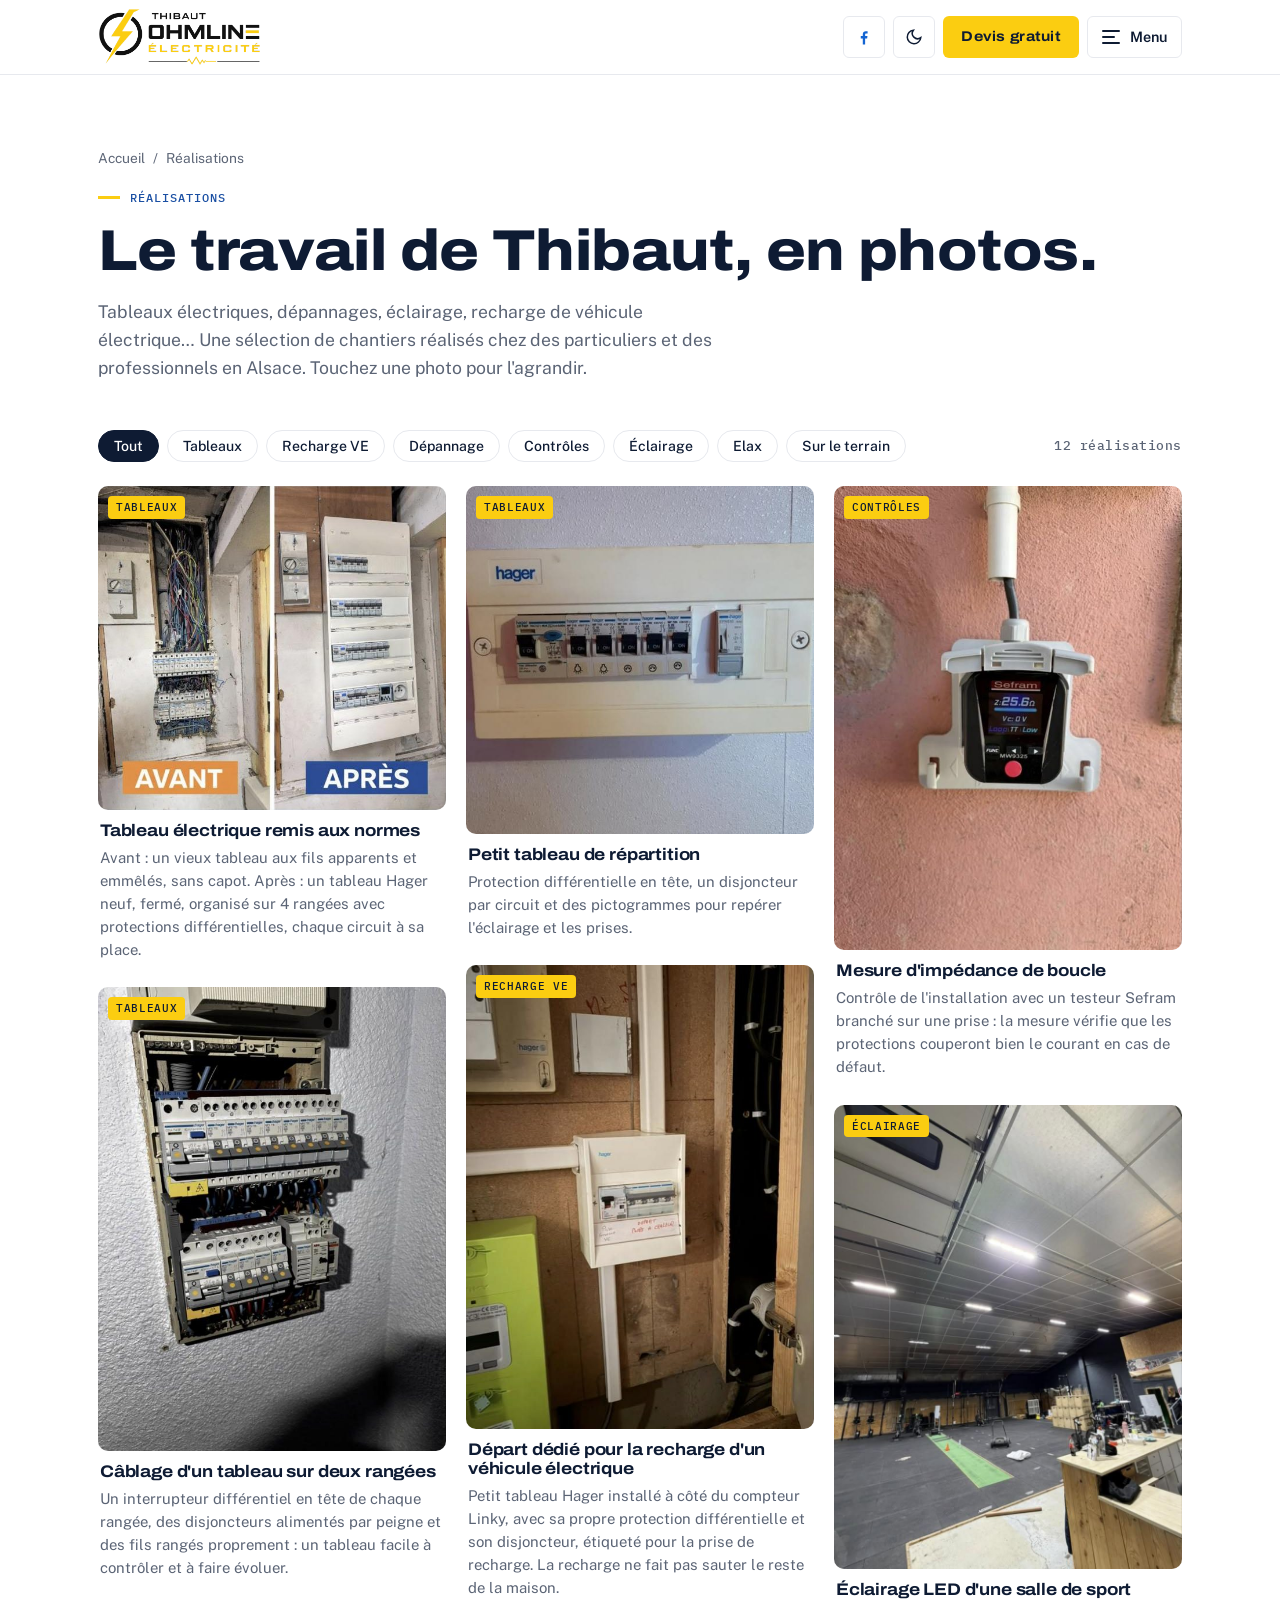
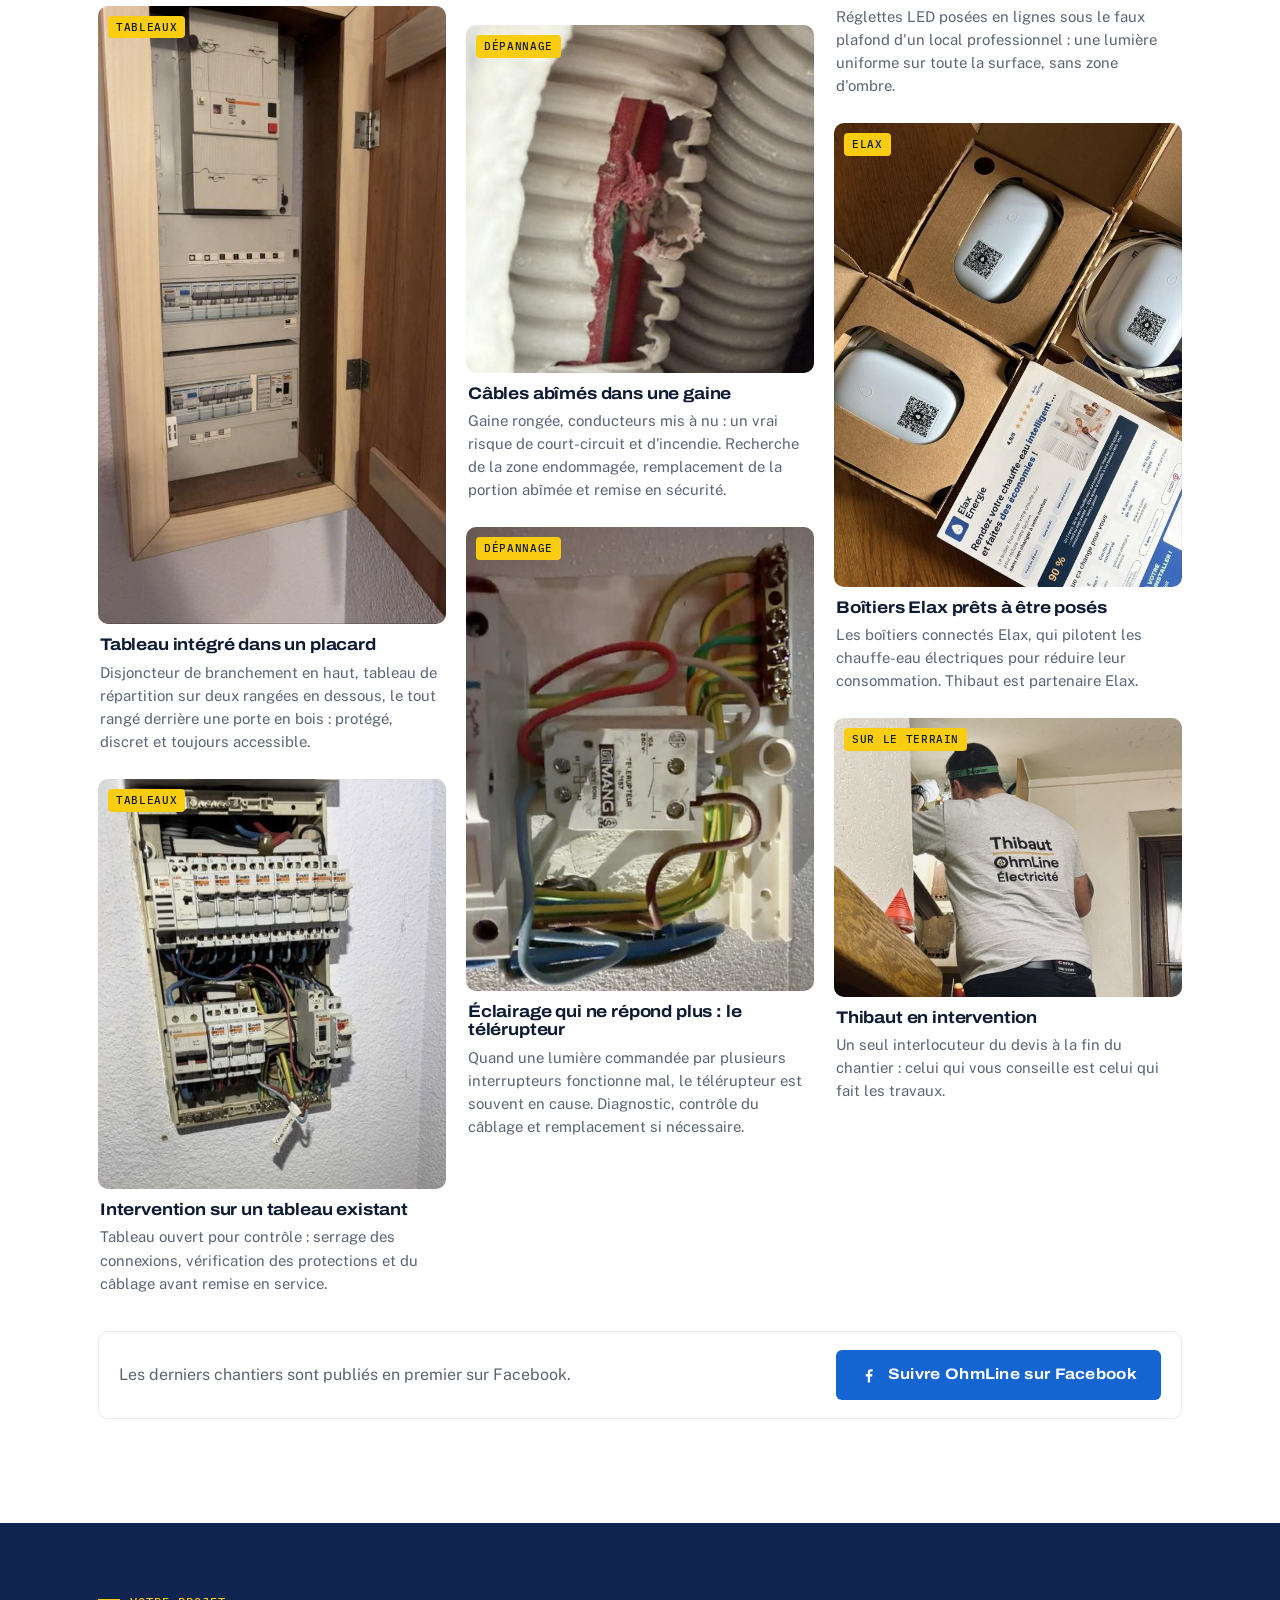
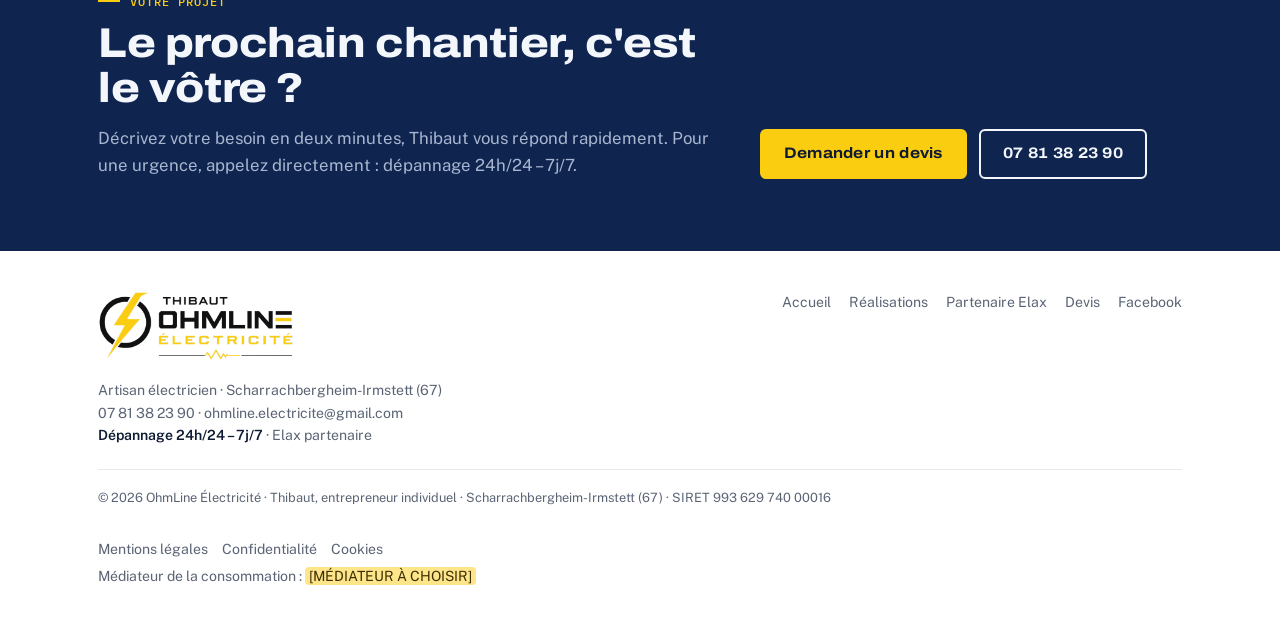
<file: realisations.html>
<!doctype html>
<html lang="fr">
<head>
<meta charset="utf-8">
<meta name="viewport" content="width=device-width, initial-scale=1, viewport-fit=cover">
<title>Réalisations · OhmLine Électricité</title>
<meta name="description" content="Photos des chantiers de Thibaut OhmLine Électricité en Alsace : tableaux électriques remis aux normes, dépannages, éclairage LED, recharge de véhicule électrique.">
<!-- Site pas encore validé par le client : retirer la ligne « robots » ci-dessous à la mise en ligne -->
<meta name="robots" content="noindex, follow">
<meta property="og:type" content="website">
<meta property="og:locale" content="fr_FR">
<meta property="og:site_name" content="OhmLine Électricité">
<meta property="og:image" content="https://raph6730.github.io/ohmline-electricite/assets/thibaut-chantier.jpg">
<meta property="og:title" content="Réalisations · OhmLine Électricité">
<meta property="og:description" content="Photos des chantiers de Thibaut OhmLine Électricité en Alsace : tableaux électriques remis aux normes, dépannages, éclairage LED, recharge de véhicule électrique.">
<meta property="og:url" content="https://raph6730.github.io/ohmline-electricite/realisations.html">

<meta name="theme-color" content="#0f2550">
<link rel="icon" href="assets/favicon.png">
<link rel="preload" href="fonts/archivo-latin-wdth-normal.woff2" as="font" type="font/woff2" crossorigin>
<link rel="stylesheet" href="style.css?v=20261023">
</head>
<body>

<!-- Bandeau « version de travail » : liste automatiquement ce qu'il reste à compléter. Passer DRAFT à false dans SITE pour le retirer. -->
<div class="draft" id="draft" hidden><div class="wrap"><span>⚙︎</span><span id="draft-txt"></span><button type="button" aria-label="Masquer" onclick="this.closest('.draft').remove()">×</button></div></div>

<header class="top">
  <div class="wrap">
    <a class="logo logo-top" href="index.html" aria-label="Thibaut OhmLine Électricité, accueil"><img class="logo-l" src="assets/logo.png" alt="Thibaut OhmLine Électricité"><img class="logo-d" src="assets/logo-blanc.png" alt="" aria-hidden="true"></a>
    <div class="top-actions">
      <a class="icon-btn fb-only" id="fb-top" href="https://www.facebook.com/p/Thibaut-OhmLine-%C3%89lectricit%C3%A9-61581804707153/" target="_blank" rel="noopener" aria-label="Page Facebook OhmLine Électricité"><svg width="24" height="24" viewBox="0 0 24 24" fill="currentColor" aria-hidden="true"><path d="M13.5 22v-8h2.7l.4-3.2h-3.1V8.8c0-.9.3-1.5 1.6-1.5h1.7V4.4c-.3 0-1.3-.1-2.4-.1-2.4 0-4 1.4-4 4.1v2.4H7.7V14h2.7v8z"/></svg></a>
      <button class="icon-btn" type="button" id="theme" aria-label="Changer de thème"><svg width="24" height="24" viewBox="0 0 24 24" fill="none" stroke="currentColor" stroke-width="2"><path d="M21 12.8A9 9 0 1 1 11.2 3a7 7 0 0 0 9.8 9.8z"/></svg></button>
      <a class="btn btn-accent" href="index.html#devis">Devis gratuit</a>
      <button class="menu-btn" type="button" id="menu-open" aria-controls="drawer" aria-expanded="false" aria-label="Menu"><span class="burger" aria-hidden="true"><i></i><i></i><i></i></span><span class="menu-label">Menu</span></button>
    </div>
  </div>
</header>

<div class="drawer-overlay" id="drawer-overlay" hidden></div>
<aside class="drawer" id="drawer" aria-label="Menu" aria-hidden="true">
  <div class="drawer-head">
    <span class="drawer-title">Menu</span>
    <button class="icon-btn" type="button" id="menu-close" aria-label="Fermer le menu"><svg width="24" height="24" viewBox="0 0 24 24" fill="none" stroke="currentColor" stroke-width="2"><path d="M6 6l12 12M18 6 6 18"/></svg></button>
  </div>
  <nav class="drawer-nav" aria-label="Pages du site">
    <a href="index.html" data-page="index"><span><b>Accueil</b><small>Prestations, dépannage 24h/24, zone, contact</small></span></a>
    <a href="realisations.html" data-page="realisations"><span><b>Réalisations</b><small>Les chantiers de Thibaut en photos</small></span></a>
    <a href="elax.html" data-page="elax"><span><b>Partenaire Elax</b><small>Le boîtier qui pilote votre chauffe-eau</small></span></a>
  </nav>
  <div class="drawer-foot">
    <a class="btn btn-accent" href="index.html#devis">Demander un devis</a>
    <a class="btn btn-ghost" href="tel:+33781382390"><svg width="24" height="24" viewBox="0 0 24 24" fill="none" stroke="currentColor" stroke-width="2.2"><path d="M22 16.9v3a2 2 0 0 1-2.2 2 19.8 19.8 0 0 1-8.6-3.1 19.5 19.5 0 0 1-6-6A19.8 19.8 0 0 1 2.1 4.2 2 2 0 0 1 4.1 2h3a2 2 0 0 1 2 1.7c.1.9.4 1.8.7 2.7a2 2 0 0 1-.5 2.1L8 9.8a16 16 0 0 0 6 6l1.3-1.3a2 2 0 0 1 2.1-.4c.9.3 1.8.6 2.7.7a2 2 0 0 1 1.7 2z"/></svg>07 81 38 23 90</a>
    <p>Dépannage 24h/24 – 7j/7 · Toute l'Alsace</p>
  </div>
</aside>

<main>
  <section class="page-head">
    <div class="wrap">
      <nav class="crumb" aria-label="Fil d'Ariane"><a href="index.html">Accueil</a><span>/</span><span>Réalisations</span></nav>
      <span class="eyebrow">Réalisations</span>
      <h1>Le travail de Thibaut, en photos.</h1>
      <p class="lead">Tableaux électriques, dépannages, éclairage, recharge de véhicule électrique… Une sélection de chantiers réalisés chez des particuliers et des professionnels en Alsace. Touchez une photo pour l'agrandir.</p>
    </div>
  </section>

  <section class="section" style="padding-top:8px">
    <div class="wrap">
      <h2 class="sr">Photos des chantiers</h2>
      <div class="filter-bar">
        <div class="filters" id="filters" role="group" aria-label="Filtrer les réalisations"><button type="button" class="chip" aria-pressed="true" data-cat="Tout">Tout</button><button type="button" class="chip" aria-pressed="false" data-cat="Tableaux">Tableaux</button><button type="button" class="chip" aria-pressed="false" data-cat="Recharge VE">Recharge VE</button><button type="button" class="chip" aria-pressed="false" data-cat="Dépannage">Dépannage</button><button type="button" class="chip" aria-pressed="false" data-cat="Contrôles">Contrôles</button><button type="button" class="chip" aria-pressed="false" data-cat="Éclairage">Éclairage</button><button type="button" class="chip" aria-pressed="false" data-cat="Elax">Elax</button><button type="button" class="chip" aria-pressed="false" data-cat="Sur le terrain">Sur le terrain</button></div>
        <span class="count" id="count">12 réalisations</span>
      </div>
      <div class="masonry">
      <article class="photo-card reveal" data-cat="Tableaux">
        <button type="button" class="photo-btn" data-zoom="assets/avant-apres.jpg" data-t="Tableau électrique remis aux normes" aria-label="Tableaux : agrandir la photo « Tableau électrique remis aux normes »"><img src="assets/avant-apres.jpg" alt="Tableau électrique remis aux normes" width="600" height="558" loading="lazy"><span class="shot-tag">Tableaux</span></button>
        <div class="photo-txt"><h3>Tableau électrique remis aux normes</h3><p>Avant : un vieux tableau aux fils apparents et emmêlés, sans capot. Après : un tableau Hager neuf, fermé, organisé sur 4 rangées avec protections différentielles, chaque circuit à sa place.</p></div>
      </article>
      <article class="photo-card reveal" data-cat="Tableaux">
        <button type="button" class="photo-btn" data-zoom="assets/tableau-hager-cablage.jpg" data-t="Câblage d&#x27;un tableau sur deux rangées" aria-label="Tableaux : agrandir la photo « Câblage d&#x27;un tableau sur deux rangées »"><img src="assets/tableau-hager-cablage.jpg" alt="Câblage d&#x27;un tableau sur deux rangées" width="600" height="800" loading="lazy"><span class="shot-tag">Tableaux</span></button>
        <div class="photo-txt"><h3>Câblage d&#x27;un tableau sur deux rangées</h3><p>Un interrupteur différentiel en tête de chaque rangée, des disjoncteurs alimentés par peigne et des fils rangés proprement : un tableau facile à contrôler et à faire évoluer.</p></div>
      </article>
      <article class="photo-card reveal" data-cat="Tableaux">
        <button type="button" class="photo-btn" data-zoom="assets/tableau-placard.jpg" data-t="Tableau intégré dans un placard" aria-label="Tableaux : agrandir la photo « Tableau intégré dans un placard »"><img src="assets/tableau-placard.jpg" alt="Tableau intégré dans un placard" width="600" height="1067" loading="lazy"><span class="shot-tag">Tableaux</span></button>
        <div class="photo-txt"><h3>Tableau intégré dans un placard</h3><p>Disjoncteur de branchement en haut, tableau de répartition sur deux rangées en dessous, le tout rangé derrière une porte en bois : protégé, discret et toujours accessible.</p></div>
      </article>
      <article class="photo-card reveal" data-cat="Tableaux">
        <button type="button" class="photo-btn" data-zoom="assets/tableau-renovation.jpg" data-t="Intervention sur un tableau existant" aria-label="Tableaux : agrandir la photo « Intervention sur un tableau existant »"><img src="assets/tableau-renovation.jpg" alt="Intervention sur un tableau existant" width="600" height="708" loading="lazy"><span class="shot-tag">Tableaux</span></button>
        <div class="photo-txt"><h3>Intervention sur un tableau existant</h3><p>Tableau ouvert pour contrôle : serrage des connexions, vérification des protections et du câblage avant remise en service.</p></div>
      </article>
      <article class="photo-card reveal" data-cat="Tableaux">
        <button type="button" class="photo-btn" data-zoom="assets/tableau.jpg" data-t="Petit tableau de répartition" aria-label="Tableaux : agrandir la photo « Petit tableau de répartition »"><img src="assets/tableau.jpg" alt="Petit tableau de répartition" width="600" height="600" loading="lazy"><span class="shot-tag">Tableaux</span></button>
        <div class="photo-txt"><h3>Petit tableau de répartition</h3><p>Protection différentielle en tête, un disjoncteur par circuit et des pictogrammes pour repérer l&#x27;éclairage et les prises.</p></div>
      </article>
      <article class="photo-card reveal" data-cat="Recharge VE">
        <button type="button" class="photo-btn" data-zoom="assets/tableau-recharge-ve.jpg" data-t="Départ dédié pour la recharge d&#x27;un véhicule électrique" aria-label="Recharge VE : agrandir la photo « Départ dédié pour la recharge d&#x27;un véhicule électrique »"><img src="assets/tableau-recharge-ve.jpg" alt="Départ dédié pour la recharge d&#x27;un véhicule électrique" width="600" height="800" loading="lazy"><span class="shot-tag">Recharge VE</span></button>
        <div class="photo-txt"><h3>Départ dédié pour la recharge d&#x27;un véhicule électrique</h3><p>Petit tableau Hager installé à côté du compteur Linky, avec sa propre protection différentielle et son disjoncteur, étiqueté pour la prise de recharge. La recharge ne fait pas sauter le reste de la maison.</p></div>
      </article>
      <article class="photo-card reveal" data-cat="Dépannage">
        <button type="button" class="photo-btn" data-zoom="assets/cables.jpg" data-t="Câbles abîmés dans une gaine" aria-label="Dépannage : agrandir la photo « Câbles abîmés dans une gaine »"><img src="assets/cables.jpg" alt="Câbles abîmés dans une gaine" width="720" height="720" loading="lazy"><span class="shot-tag">Dépannage</span></button>
        <div class="photo-txt"><h3>Câbles abîmés dans une gaine</h3><p>Gaine rongée, conducteurs mis à nu : un vrai risque de court-circuit et d&#x27;incendie. Recherche de la zone endommagée, remplacement de la portion abîmée et remise en sécurité.</p></div>
      </article>
      <article class="photo-card reveal" data-cat="Dépannage">
        <button type="button" class="photo-btn" data-zoom="assets/telerupteur.jpg" data-t="Éclairage qui ne répond plus : le télérupteur" aria-label="Dépannage : agrandir la photo « Éclairage qui ne répond plus : le télérupteur »"><img src="assets/telerupteur.jpg" alt="Éclairage qui ne répond plus : le télérupteur" width="600" height="800" loading="lazy"><span class="shot-tag">Dépannage</span></button>
        <div class="photo-txt"><h3>Éclairage qui ne répond plus : le télérupteur</h3><p>Quand une lumière commandée par plusieurs interrupteurs fonctionne mal, le télérupteur est souvent en cause. Diagnostic, contrôle du câblage et remplacement si nécessaire.</p></div>
      </article>
      <article class="photo-card reveal" data-cat="Contrôles">
        <button type="button" class="photo-btn" data-zoom="assets/mesure-boucle.jpg" data-t="Mesure d&#x27;impédance de boucle" aria-label="Contrôles : agrandir la photo « Mesure d&#x27;impédance de boucle »"><img src="assets/mesure-boucle.jpg" alt="Mesure d&#x27;impédance de boucle" width="600" height="800" loading="lazy"><span class="shot-tag">Contrôles</span></button>
        <div class="photo-txt"><h3>Mesure d&#x27;impédance de boucle</h3><p>Contrôle de l&#x27;installation avec un testeur Sefram branché sur une prise : la mesure vérifie que les protections couperont bien le courant en cas de défaut.</p></div>
      </article>
      <article class="photo-card reveal" data-cat="Éclairage">
        <button type="button" class="photo-btn" data-zoom="assets/eclairage-full.jpg" data-t="Éclairage LED d&#x27;une salle de sport" aria-label="Éclairage : agrandir la photo « Éclairage LED d&#x27;une salle de sport »"><img src="assets/eclairage-full.jpg" alt="Éclairage LED d&#x27;une salle de sport" width="720" height="960" loading="lazy"><span class="shot-tag">Éclairage</span></button>
        <div class="photo-txt"><h3>Éclairage LED d&#x27;une salle de sport</h3><p>Réglettes LED posées en lignes sous le faux plafond d&#x27;un local professionnel : une lumière uniforme sur toute la surface, sans zone d&#x27;ombre.</p></div>
      </article>
      <article class="photo-card reveal" data-cat="Elax">
        <button type="button" class="photo-btn" data-zoom="assets/elax-boitiers.jpg" data-t="Boîtiers Elax prêts à être posés" aria-label="Elax : agrandir la photo « Boîtiers Elax prêts à être posés »"><img src="assets/elax-boitiers.jpg" alt="Boîtiers Elax prêts à être posés" width="600" height="800" loading="lazy"><span class="shot-tag">Elax</span></button>
        <div class="photo-txt"><h3>Boîtiers Elax prêts à être posés</h3><p>Les boîtiers connectés Elax, qui pilotent les chauffe-eau électriques pour réduire leur consommation. Thibaut est partenaire Elax.</p></div>
      </article>
      <article class="photo-card reveal" data-cat="Sur le terrain">
        <button type="button" class="photo-btn" data-zoom="assets/thibaut-chantier.jpg" data-t="Thibaut en intervention" aria-label="Sur le terrain : agrandir la photo « Thibaut en intervention »"><img src="assets/thibaut-chantier.jpg" alt="Thibaut en intervention" width="900" height="720" loading="lazy"><span class="shot-tag">Sur le terrain</span></button>
        <div class="photo-txt"><h3>Thibaut en intervention</h3><p>Un seul interlocuteur du devis à la fin du chantier : celui qui vous conseille est celui qui fait les travaux.</p></div>
      </article>
      </div>
      <div class="fb-cta" style="margin-top:36px"><p>Les derniers chantiers sont publiés en premier sur Facebook.</p><a class="btn btn-fb" href="https://www.facebook.com/p/Thibaut-OhmLine-%C3%89lectricit%C3%A9-61581804707153/" target="_blank" rel="noopener"><svg width="24" height="24" viewBox="0 0 24 24" fill="currentColor" aria-hidden="true"><path d="M13.5 22v-8h2.7l.4-3.2h-3.1V8.8c0-.9.3-1.5 1.6-1.5h1.7V4.4c-.3 0-1.3-.1-2.4-.1-2.4 0-4 1.4-4 4.1v2.4H7.7V14h2.7v8z"/></svg>Suivre OhmLine sur Facebook</a></div>
    </div>
  </section>

  <section class="cta-band">
    <div class="wrap">
      <div>
        <span class="eyebrow" style="color:var(--volt)">Votre projet</span>
        <h2 style="margin-top:14px">Le prochain chantier, c'est le vôtre ?</h2>
        <p>Décrivez votre besoin en deux minutes, Thibaut vous répond rapidement. Pour une urgence, appelez directement : dépannage 24h/24 – 7j/7.</p>
      </div>
      <div class="hero-ctas" style="margin-top:0"><a class="btn btn-accent" href="index.html#devis">Demander un devis</a><a class="btn btn-ghost" href="tel:+33781382390">07 81 38 23 90</a></div>
    </div>
  </section>
</main>

<footer>
  <div class="wrap">
    <div>
      <a class="logo logo-foot" href="index.html" aria-label="Thibaut OhmLine Électricité, accueil"><img class="logo-l" src="assets/logo.png" alt="Thibaut OhmLine Électricité"><img class="logo-d" src="assets/logo-blanc.png" alt="" aria-hidden="true"></a>
      <p style="margin-top:12px">Artisan électricien · Scharrachbergheim-Irmstett (67)<br>07 81 38 23 90 · ohmline.electricite@gmail.com<br><b style="color:var(--ink)">Dépannage 24h/24 – 7j/7</b> · Elax partenaire</p>
    </div>
    <nav aria-label="Liens du pied de page">
      <a href="index.html">Accueil</a><a href="realisations.html">Réalisations</a><a href="elax.html">Partenaire Elax</a><a href="index.html#devis">Devis</a>
      <a id="fb-link" href="https://www.facebook.com/p/Thibaut-OhmLine-%C3%89lectricit%C3%A9-61581804707153/" target="_blank" rel="noopener">Facebook</a>
    </nav>
    <p class="legal">© <span id="year">2026</span> OhmLine Électricité · Thibaut, entrepreneur individuel · Scharrachbergheim-Irmstett (67) · SIRET 993 629 740 00016</p>
    <p class="legal-links"><a href="mentions-legales.html">Mentions légales</a><a href="confidentialite.html">Confidentialité</a><a href="confidentialite.html#cookies">Cookies</a><span>Médiateur de la consommation : <mark class="todo">[MÉDIATEUR À CHOISIR]</mark></span></p>
  </div>
</footer>

<nav class="mbar" id="mbar" aria-label="Contact rapide">
  <a class="btn btn-ghost js-call" href="tel:+33781382390"><svg width="24" height="24" viewBox="0 0 24 24" fill="none" stroke="currentColor" stroke-width="2.2"><path d="M22 16.9v3a2 2 0 0 1-2.2 2 19.8 19.8 0 0 1-8.6-3.1 19.5 19.5 0 0 1-6-6A19.8 19.8 0 0 1 2.1 4.2 2 2 0 0 1 4.1 2h3a2 2 0 0 1 2 1.7c.1.9.4 1.8.7 2.7a2 2 0 0 1-.5 2.1L8 9.8a16 16 0 0 0 6 6l1.3-1.3a2 2 0 0 1 2.1-.4c.9.3 1.8.6 2.7.7a2 2 0 0 1 1.7 2z"/></svg>Urgence 24/7</a>
  <a class="btn btn-accent" href="index.html#devis">Devis gratuit</a>
</nav>

<div class="lightbox" id="lightbox" role="dialog" aria-modal="true" aria-label="Photo agrandie"><button type="button" aria-label="Fermer">×</button><figure style="margin:0"><img alt=""><p></p></figure></div>

<script src="common.js?v=20261021120321"></script>
<script src="menu.js?v=20261021120321"></script>
</body>
</html>
</file>
<file: style.css>
/* Polices hébergées sur le site (licence SIL OFL, voir fonts/) : aucune requête vers Google */
@font-face{font-family:"Archivo";font-style:normal;font-weight:100 900;font-stretch:62% 125%;font-display:swap;src:url(fonts/archivo-latin-wdth-normal.woff2) format("woff2-variations"),url(fonts/archivo-latin-wdth-normal.woff2) format("woff2")}
@font-face{font-family:"Public Sans";font-style:normal;font-weight:400;font-display:swap;src:url(fonts/public-sans-latin-400-normal.woff2) format("woff2")}
@font-face{font-family:"Public Sans";font-style:normal;font-weight:500;font-display:swap;src:url(fonts/public-sans-latin-500-normal.woff2) format("woff2")}
@font-face{font-family:"Public Sans";font-style:normal;font-weight:600;font-display:swap;src:url(fonts/public-sans-latin-600-normal.woff2) format("woff2")}
@font-face{font-family:"IBM Plex Mono";font-style:normal;font-weight:500;font-display:swap;src:url(fonts/ibm-plex-mono-latin-500-normal.woff2) format("woff2")}
:root{
  --bg:#ffffff; --surface:#ffffff; --surface-2:#f5f6f8; --ink:#0e1b33; --muted:#5b6475;
  --line:#e7e9ee; --accent:#1a4fa3; --accent-strong:#123d82; --accent-ink:#ffffff;
  --volt:#fbcd11; --volt-strong:#ffd93d; --volt-ink:#0e1b33; --band:#0f2550; --band-ink:#f3f6fb; --band-muted:#a9b6cf;
  --shadow:0 1px 2px rgba(14,27,51,.06),0 8px 24px rgba(14,27,51,.08);
  --radius:6px; --wrap:1140px;
  --f-title:"Archivo",system-ui,sans-serif; --f-text:"Public Sans",system-ui,sans-serif; --f-mono:"IBM Plex Mono",ui-monospace,monospace;
  color-scheme:light;
}
@media (prefers-color-scheme:dark){
  :root:not([data-theme="light"]){
    --bg:#0a1222; --surface:#111b30; --surface-2:#17233c; --ink:#e8edf6; --muted:#97a3bb;
    --line:#243250; --accent:#7aa5f2; --accent-strong:#9dbcf6; --accent-ink:#0a1222;
    --band:#071026; --band-ink:#e8edf6; --band-muted:#8d9bb8;
    --shadow:0 1px 2px rgba(0,0,0,.4),0 8px 24px rgba(0,0,0,.35); color-scheme:dark;
  }
}
:root[data-theme="dark"]{
  --bg:#0a1222; --surface:#111b30; --surface-2:#17233c; --ink:#e8edf6; --muted:#97a3bb;
  --line:#243250; --accent:#7aa5f2; --accent-strong:#9dbcf6; --accent-ink:#0a1222;
  --band:#071026; --band-ink:#e8edf6; --band-muted:#8d9bb8;
  --shadow:0 1px 2px rgba(0,0,0,.4),0 8px 24px rgba(0,0,0,.35); color-scheme:dark;
}
*{box-sizing:border-box}
html{scroll-behavior:smooth;-webkit-text-size-adjust:100%}
body{margin:0;background:var(--bg);color:var(--ink);font:16px/1.6 var(--f-text);padding-bottom:72px}
@media (min-width:860px){body{padding-bottom:0}}
img{max-width:100%;display:block}
a{color:inherit}
h1,h2,h3{font-family:var(--f-title);font-stretch:112%;line-height:1.08;margin:0;letter-spacing:-.01em}
h2{font-size:clamp(1.8rem,4.5vw,2.6rem);font-weight:800}
h3{font-size:1.2rem;font-weight:700}
p{margin:0}
.wrap{max-width:var(--wrap);margin:0 auto;padding:0 16px}
@media (min-width:700px){.wrap{padding:0 28px}}
.eyebrow{font:500 .78rem/1 var(--f-mono);letter-spacing:.08em;text-transform:uppercase;color:var(--accent);display:flex;align-items:center;gap:10px}
.eyebrow::before{content:"";width:22px;height:3px;background:var(--volt)}
.section{padding:72px 0}
section[id]{scroll-margin-top:66px}
@media (min-width:860px){.section{padding:104px 0}}
.section-head{display:grid;gap:14px;margin-bottom:40px;max-width:680px}
.section-head p{color:var(--muted);font-size:1.05rem}
.btn{display:inline-flex;align-items:center;justify-content:center;gap:10px;min-height:50px;padding:0 22px;border-radius:var(--radius);font:700 .95rem/1 var(--f-title);font-stretch:112%;letter-spacing:.02em;text-decoration:none;border:2px solid transparent;cursor:pointer;transition:background .15s,color .15s,border-color .15s,transform .15s}
.btn:active{transform:translateY(1px)}
.btn-accent{background:var(--volt);color:var(--volt-ink)}
.btn-accent:hover{background:var(--volt-strong)}
.btn-ghost{border-color:currentColor;color:var(--ink);background:transparent}
.btn-ghost:hover{background:var(--ink);color:var(--bg)}
.btn svg{width:18px;height:18px;flex:none}
.btn[aria-disabled="true"]{opacity:.55;cursor:not-allowed}
:focus-visible{outline:3px solid var(--volt);outline-offset:2px}

/* draft banner */
.draft{background:#fff4cf;color:#4a3a00;font-size:.85rem;border-bottom:1px solid #ecd78a}
.draft .wrap{padding-top:9px;padding-bottom:9px;display:flex;gap:10px;align-items:flex-start}
.draft b{font-weight:600}
.draft button{margin-left:auto;background:none;border:0;color:inherit;font-size:1.1rem;cursor:pointer;line-height:1}

/* header */
header.top{position:sticky;top:0;z-index:40;background:color-mix(in srgb,var(--bg) 88%,transparent);backdrop-filter:saturate(1.4) blur(10px);-webkit-backdrop-filter:saturate(1.4) blur(10px);border-bottom:1px solid var(--line)}
.top .wrap{display:flex;align-items:center;gap:16px;height:74px}
.logo{display:inline-flex;align-items:center;text-decoration:none}
.logo img{width:auto;display:block}
.logo-top img{height:58px}
.logo-foot img{height:70px}
.logo-d{display:none!important}
@media (prefers-color-scheme:dark){:root:not([data-theme="light"]) .logo-l{display:none!important}:root:not([data-theme="light"]) .logo-d{display:block!important}}
:root[data-theme="dark"] .logo-l{display:none!important}
:root[data-theme="dark"] .logo-d{display:block!important}

.logo-mark{width:38px;height:38px;flex:none}
.logo-img{height:44px;width:auto;max-width:180px;object-fit:contain}
.logo-txt{font:800 1.15rem/1 var(--f-title);font-stretch:112%;letter-spacing:-.01em}
.logo-txt small{display:block;font:500 .64rem/1.3 var(--f-mono);letter-spacing:.12em;text-transform:uppercase;color:var(--muted);margin-top:3px}
nav.main{display:none;margin-left:auto;gap:26px}
nav.main a{text-decoration:none;font-weight:500;font-size:.95rem;color:var(--muted)}
nav.main a:hover{color:var(--ink)}
.top-actions{margin-left:auto;display:flex;align-items:center;gap:8px}
@media (min-width:960px){nav.main{display:flex}.top-actions{margin-left:28px}}
.icon-btn{width:42px;height:42px;border-radius:var(--radius);border:1px solid var(--line);background:var(--surface);color:var(--ink);display:grid;place-items:center;cursor:pointer}
.icon-btn svg{width:18px;height:18px}
.top .btn{min-height:42px;padding:0 16px;font-size:.88rem;display:none}
@media (min-width:560px){.top .btn{display:inline-flex}}

/* hero */
.hero{position:relative;overflow:hidden;padding:40px 0 56px}
@media (min-width:860px){.hero{padding:72px 0 96px}}
.hero-grid{display:grid;gap:36px;align-items:center}
@media (min-width:900px){.hero-grid{grid-template-columns:1.1fr .9fr;gap:56px}}
.hero h1{font-size:clamp(2.4rem,7.4vw,4.4rem);font-weight:800;margin:18px 0 20px}
.hero h1 em{font-style:normal;color:var(--accent);background:linear-gradient(transparent 68%,color-mix(in srgb,var(--volt) 70%,transparent) 68% 92%,transparent 92%)}
.hero .lead{font-size:1.12rem;color:var(--muted);max-width:540px}
.hero-ctas{display:flex;flex-wrap:wrap;gap:12px;margin-top:28px}
.hero-sign{display:flex;align-items:center;gap:12px;margin-top:30px;font-size:.92rem;color:var(--muted)}
.hero-sign .dot{width:9px;height:9px;border-radius:50%;background:#2fa36b;box-shadow:0 0 0 4px color-mix(in srgb,#2fa36b 22%,transparent)}
.hero-visual{position:relative;border-radius:10px;background:var(--surface);border:1px solid var(--line);box-shadow:var(--shadow);aspect-ratio:5/4;overflow:hidden}
.hero-visual img{width:100%;height:100%;object-fit:cover}
.hero-visual svg{width:100%;height:100%}
.wire{fill:none;stroke:var(--accent);stroke-width:3;stroke-linecap:round;stroke-linejoin:round;stroke-dasharray:900;stroke-dashoffset:900;animation:draw 2.6s .3s cubic-bezier(.6,.1,.3,1) forwards}
@keyframes draw{to{stroke-dashoffset:0}}
.glow{opacity:0;animation:on .5s 2.7s forwards}
@keyframes on{to{opacity:1}}
@media (prefers-reduced-motion:reduce){.wire{animation:none;stroke-dashoffset:0}.glow{animation:none;opacity:1}html{scroll-behavior:auto}}
.hero-tag{position:absolute;left:14px;bottom:14px;background:var(--volt);color:var(--volt-ink);font:500 .74rem/1 var(--f-mono);letter-spacing:.06em;padding:9px 11px;border-radius:4px;text-transform:uppercase}

/* proof strip */
.strip{background:var(--bg);color:var(--ink);border-top:1px solid var(--line);border-bottom:1px solid var(--line)}
.strip .wrap{display:grid;grid-template-columns:1fr 1fr;gap:0 16px}
@media (min-width:860px){.strip .wrap{grid-template-columns:repeat(4,1fr)}}
.strip-item{background:var(--bg);padding:22px 4px 22px 0;display:flex;gap:12px;align-items:flex-start}
@media (min-width:860px){.strip-item{padding:28px 20px}.strip-item+.strip-item{border-left:1px solid var(--line)}.strip .wrap{gap:0}}
.strip-item svg{width:24px;height:24px;flex:none;color:var(--accent);margin-top:2px}
.strip-item b{display:block;font:700 1rem/1.25 var(--f-title);font-stretch:112%}
.strip-item span{font-size:.86rem;color:var(--muted)}

/* services */
.services{display:grid;gap:16px}
@media (min-width:700px){.services{grid-template-columns:1fr 1fr}}
.svc{background:var(--surface);border:1px solid var(--line);border-radius:10px;padding:28px;display:flex;flex-direction:column;gap:14px;position:relative;transition:border-color .2s,transform .2s}
.svc:hover{border-color:var(--accent)}
.svc-num{position:absolute;top:24px;right:26px;font:500 .8rem/1 var(--f-mono);color:var(--muted)}
.svc-ico{width:52px;height:52px;border-radius:8px;background:var(--surface-2);display:grid;place-items:center;color:var(--accent)}
.svc-ico svg{width:28px;height:28px}
.svc p{color:var(--muted)}
.svc ul{list-style:none;padding:0;margin:0;display:grid;gap:7px;font-size:.94rem}
.svc li{display:flex;gap:10px}
.svc li::before{content:"";width:12px;height:3px;background:var(--volt);margin-top:12px;flex:none}
.svc .more{margin-top:auto;padding-top:8px;font-weight:600;color:var(--accent);text-decoration:none;display:inline-flex;gap:8px;align-items:center}
.svc .more:hover{text-decoration:underline}
.also{margin-top:28px}
.also .label{font:500 .78rem/1 var(--f-mono);letter-spacing:.08em;text-transform:uppercase;color:var(--muted)}
.also .towns{margin-top:12px}
.audience{display:grid;gap:16px;margin-top:28px}
@media (min-width:700px){.audience{grid-template-columns:1fr 1fr}}
.aud{border-radius:10px;padding:24px 28px;background:var(--surface-2);display:flex;gap:16px;align-items:flex-start}
.aud svg{width:26px;height:26px;color:var(--accent);flex:none;margin-top:2px}
.aud p{color:var(--muted);font-size:.95rem;margin-top:4px}

/* gallery */
.filters{display:flex;gap:8px;flex-wrap:wrap;margin-bottom:22px}
.filters[hidden]{display:none}
.chip{border:1px solid var(--line);background:var(--surface);color:var(--ink);border-radius:999px;padding:8px 15px;font:500 .88rem/1 var(--f-text);cursor:pointer}
.chip[aria-pressed="true"]{background:var(--ink);color:var(--bg);border-color:var(--ink)}
.gallery{display:grid;grid-template-columns:1fr;gap:22px}
@media (min-width:700px){.gallery{grid-template-columns:repeat(3,1fr);gap:20px}}
.work{display:flex;flex-direction:column;gap:14px}
.work[hidden]{display:none}
.work .shot{aspect-ratio:1/1;width:100%}
.shot-tag{position:absolute;left:10px;top:10px;background:var(--volt);color:var(--volt-ink);font:500 .68rem/1 var(--f-mono);letter-spacing:.06em;text-transform:uppercase;padding:6px 8px;border-radius:4px}
.work-txt h3{font-size:1.08rem}
.work-txt p{color:var(--muted);font-size:.93rem;margin-top:6px;line-height:1.55}
.shot{position:relative;border-radius:8px;overflow:hidden;background:var(--surface-2);aspect-ratio:4/5;border:0;padding:0;cursor:pointer;color:inherit;text-align:left}
.shot img{width:100%;height:100%;object-fit:cover;transition:transform .4s}
.shot:hover img{transform:scale(1.04)}
.shot figcaption{position:absolute;left:0;right:0;bottom:0;padding:28px 12px 11px;background:linear-gradient(transparent,rgba(0,0,0,.72));color:#fff;font-size:.86rem;font-weight:500}
.shot figcaption small{display:block;font:500 .66rem/1.4 var(--f-mono);letter-spacing:.08em;text-transform:uppercase;opacity:.8}
.shot.ph{cursor:default;border:1.5px dashed var(--line);background:repeating-linear-gradient(135deg,var(--surface) 0 12px,var(--surface-2) 12px 24px);display:flex;flex-direction:column;justify-content:center;align-items:center;gap:10px;padding:14px;text-align:center}
.shot.ph svg{width:34px;height:34px;color:var(--muted)}
.shot.ph b{font:700 .95rem/1.2 var(--f-title);font-stretch:112%}
.shot.ph span{font-size:.78rem;color:var(--muted)}
.shot[hidden]{display:none}
.lightbox{position:fixed;inset:0;z-index:80;background:rgba(8,9,10,.92);display:none;align-items:center;justify-content:center;padding:16px}
.lightbox.open{display:flex}
.lightbox img{max-height:82vh;border-radius:6px}
.lightbox p{color:#eee;margin-top:12px;text-align:center}
.lightbox button{position:absolute;top:14px;right:14px;background:#fff;border:0;border-radius:50%;width:42px;height:42px;font-size:1.3rem;cursor:pointer}

/* method */
.steps{display:grid;gap:0;counter-reset:s;border-top:1px solid var(--line)}
@media (min-width:860px){.steps{grid-template-columns:repeat(4,1fr);border-top:0}}
.step{padding:26px 0;border-bottom:1px solid var(--line);display:grid;grid-template-columns:56px 1fr;gap:4px 14px}
@media (min-width:860px){.step{display:block;border-bottom:0;border-top:3px solid var(--accent);padding:24px 22px 0 0}}
.step::before{counter-increment:s;content:"0" counter(s);font:500 .9rem/1 var(--f-mono);color:var(--accent);grid-row:span 2;padding-top:4px}
@media (min-width:860px){.step::before{display:block;margin-bottom:18px}}
.step p{color:var(--muted);font-size:.95rem;margin-top:6px}

/* about */
.about{display:grid;gap:36px;align-items:center}
@media (min-width:900px){.about{grid-template-columns:.85fr 1.15fr;gap:64px}}
.portrait{aspect-ratio:4/5;border-radius:10px;overflow:hidden;background:var(--surface-2);position:relative}
.portrait img{width:100%;height:100%;object-fit:cover}
.portrait.ph{border:1.5px dashed var(--line);display:grid;place-items:center;text-align:center;color:var(--muted);font-size:.9rem;padding:20px}
.about blockquote{margin:22px 0 0;font:700 clamp(1.3rem,3vw,1.7rem)/1.3 var(--f-title);font-stretch:112%;border-left:3px solid var(--accent);padding-left:18px}
.about .txt p+p{margin-top:14px}
.about .txt>p{color:var(--muted);font-size:1.04rem;margin-top:20px}
.facts{display:grid;grid-template-columns:1fr 1fr;gap:14px;margin-top:28px}
.fact{border-top:1px solid var(--line);padding-top:12px}
.fact b{display:block;font:700 1.05rem/1.25 var(--f-title);font-stretch:112%}
.fact span{font-size:.86rem;color:var(--muted)}

/* zone */
.zone{display:grid;gap:28px}
@media (min-width:900px){.zone{grid-template-columns:1.2fr .8fr;gap:48px;align-items:start}}
.map{border-radius:10px;overflow:hidden;border:1px solid var(--line);background:var(--surface-2);aspect-ratio:4/3;position:relative}
.map iframe{border:0;width:100%;height:100%;display:block}
.map-load{position:absolute;inset:0;display:grid;place-items:center;text-align:center;padding:20px;gap:12px;align-content:center;color:var(--muted)}
.towns{display:flex;flex-wrap:wrap;gap:8px;margin-top:18px}
.towns span{border:1px solid var(--line);border-radius:999px;padding:6px 12px;font-size:.88rem;background:var(--surface)}
.towns span.home{background:var(--ink);color:var(--bg);border-color:var(--ink)}
.zone .note{margin-top:20px;color:var(--muted);font-size:.95rem}

/* contact band */
.cta-band{background:var(--band);color:var(--band-ink);position:relative;overflow:hidden}
.cta-band .wrap{padding-top:72px;padding-bottom:72px;display:grid;gap:28px}
@media (min-width:900px){.cta-band .wrap{grid-template-columns:1.2fr .8fr;align-items:end}}
.cta-band h2{color:var(--band-ink)}
.cta-band p{color:var(--band-muted);margin-top:14px;font-size:1.05rem}
.cta-band .btn-ghost{color:var(--band-ink)}
.cta-band .btn-ghost:hover{background:var(--band-ink);color:var(--band)}
.contact-list{display:grid;gap:12px}
.contact-list a,.contact-list div{display:flex;gap:14px;align-items:center;text-decoration:none;padding:14px 16px;border:1px solid color-mix(in srgb,var(--band-ink) 16%,transparent);border-radius:8px}
.contact-list svg{width:20px;height:20px;color:var(--volt);flex:none}
.contact-list small{display:block;font:500 .68rem/1.3 var(--f-mono);letter-spacing:.08em;text-transform:uppercase;color:var(--band-muted)}
.cta-line{position:absolute;right:-40px;top:0;height:100%;width:360px;opacity:.12;pointer-events:none}

footer{padding:40px 0 30px;font-size:.88rem;color:var(--muted)}
footer .wrap{display:grid;gap:22px}
@media (min-width:860px){footer .wrap{grid-template-columns:1fr auto;align-items:start}}
footer nav{display:flex;gap:18px;flex-wrap:wrap}
footer a{text-decoration:none}
footer a:hover{color:var(--ink)}
.legal{grid-column:1/-1;border-top:1px solid var(--line);padding-top:18px;font-size:.8rem}

/* mobile bar */
.mbar{position:fixed;left:0;right:0;bottom:0;z-index:50;display:grid;grid-template-columns:1fr 1fr;gap:8px;padding:10px 12px calc(10px + env(safe-area-inset-bottom));background:var(--surface);border-top:1px solid var(--line);box-shadow:0 -6px 20px rgba(0,0,0,.08)}
.mbar .btn{min-height:48px;white-space:nowrap;padding:0 12px}
@media (min-width:860px){.mbar{display:none}}

/* devis page */
#devis-view{display:none}
body.on-devis #home-view{display:none}
body.on-devis #devis-view{display:block}
.devis-wrap{display:grid;gap:28px;padding:36px 0 72px}
@media (min-width:960px){.devis-wrap{grid-template-columns:1fr 340px;gap:48px;align-items:start;padding:56px 0 96px}}
.back{display:inline-flex;gap:8px;align-items:center;color:var(--muted);text-decoration:none;font-size:.92rem;margin-bottom:18px}
.back:hover{color:var(--ink)}
.devis-head h1{font-size:clamp(2rem,5.5vw,3rem);font-weight:800;margin:14px 0 12px}
.devis-head p{color:var(--muted);font-size:1.05rem;max-width:600px}
.progress{display:flex;gap:6px;margin:28px 0 8px}
.progress i{flex:1;height:4px;border-radius:2px;background:var(--line);transition:background .3s}
.progress i.on{background:var(--accent)}
.progress-label{font:500 .78rem/1 var(--f-mono);color:var(--muted);letter-spacing:.06em;text-transform:uppercase}
form.card{scroll-margin-top:84px;background:var(--surface);border:1px solid var(--line);border-radius:10px;padding:24px;margin-top:18px}
@media (min-width:700px){form.card{padding:34px}}
fieldset{border:0;margin:0;padding:0;display:none}
fieldset.active{display:block}
legend{font:700 1.35rem/1.2 var(--f-title);font-stretch:112%;margin-bottom:6px;padding:0}
.hint{color:var(--muted);font-size:.93rem;margin-bottom:20px}
.choices{display:grid;gap:10px}
@media (min-width:600px){.choices{grid-template-columns:1fr 1fr}}
.choice{position:relative}
.choice input{position:absolute;opacity:0;pointer-events:none}
.choice label{display:flex;gap:14px;align-items:flex-start;padding:16px;border:1.5px solid var(--line);border-radius:8px;cursor:pointer;background:var(--bg);transition:border-color .15s,background .15s;height:100%}
.choice label:hover{border-color:var(--muted)}
.choice input:checked+label{border-color:var(--accent);background:color-mix(in srgb,var(--accent) 8%,var(--surface))}
.choice input:focus-visible+label{outline:3px solid var(--volt);outline-offset:2px}
.choice svg{width:26px;height:26px;color:var(--accent);flex:none}
.choice b{display:block;font-weight:600}
.choice small{color:var(--muted);font-size:.84rem;line-height:1.4;display:block;margin-top:2px}
.pills{display:flex;flex-wrap:wrap;gap:8px}
.pills .choice label{padding:10px 16px;border-radius:999px;font-weight:500;font-size:.93rem}
.field{display:grid;gap:7px;margin-bottom:18px}
.field label,.label{font-weight:600;font-size:.93rem}
.field .opt{font-weight:400;color:var(--muted)}
input[type=text],input[type=email],input[type=tel],textarea,select{width:100%;font:inherit;font-size:16px;color:var(--ink);background:var(--bg);border:1.5px solid var(--line);border-radius:6px;padding:12px 14px}
input:focus,textarea:focus,select:focus{outline:none;border-color:var(--accent)}
textarea{min-height:140px;resize:vertical}
.row2{display:grid;gap:0 16px}
@media (min-width:600px){.row2{grid-template-columns:1fr 1fr}}
.group{margin-bottom:24px}
.group>.label{display:block;margin-bottom:10px}
.drop{border:1.5px dashed var(--line);border-radius:8px;padding:20px;text-align:center;color:var(--muted);font-size:.92rem;cursor:pointer;background:var(--bg)}
.drop:hover{border-color:var(--accent)}
.thumbs{display:flex;gap:8px;flex-wrap:wrap;margin-top:10px}
.thumbs img{width:68px;height:68px;object-fit:cover;border-radius:6px}
.err{color:#c0392b;font-size:.86rem;min-height:1.2em}
.nav-btns{display:flex;gap:10px;justify-content:space-between;margin-top:24px;flex-wrap:wrap}
.nav-btns .btn{flex:1;min-width:140px}
@media (min-width:600px){.nav-btns .btn{flex:none}}
.check{display:flex;gap:10px;align-items:flex-start;font-size:.88rem;color:var(--muted)}
.check input{margin-top:4px;width:18px;height:18px;accent-color:var(--accent)}
.recap{background:var(--bg);border-radius:8px;padding:16px 18px;font-size:.92rem;display:grid;gap:6px;margin-bottom:20px}
.recap div{display:flex;gap:10px}
.recap dt{color:var(--muted);min-width:110px}
.recap dd{margin:0;font-weight:500}
.done{text-align:center;padding:30px 10px}
.done svg{width:56px;height:56px;color:#2fa36b;margin:0 auto 14px}
.done h2{font-size:1.7rem}
.done p{color:var(--muted);margin:12px auto 0;max-width:460px}
aside.side{display:grid;gap:14px}
@media (min-width:960px){aside.side{position:sticky;top:90px}}
.side-card{background:var(--surface);border:1px solid var(--line);border-radius:10px;padding:22px}
.side-card.dark{background:var(--band);color:var(--band-ink);border-color:var(--band)}
.side-card.dark p{color:var(--band-muted)}
.side-card h3{margin-bottom:8px}
.side-card p{font-size:.92rem;color:var(--muted)}
.side-card .btn{width:100%;margin-top:16px}
.side-card ul{list-style:none;padding:0;margin:12px 0 0;display:grid;gap:10px;font-size:.92rem}
.side-card li{display:flex;gap:10px}
.side-card li svg{width:18px;height:18px;color:var(--accent);flex:none;margin-top:3px}
.reveal{opacity:0;transform:translateY(14px);transition:opacity .6s,transform .6s}
.reveal.in{opacity:1;transform:none}
@media (prefers-reduced-motion:reduce){.reveal{opacity:1;transform:none;transition:none}}

/* urgence 24/7 */
.urgence{display:inline-flex;align-items:center;gap:14px;margin-top:26px;padding:12px 18px 12px 14px;border-radius:8px;background:var(--band);color:var(--band-ink);text-decoration:none;border-left:4px solid var(--volt)}
.urgence b{display:block;font:800 1.05rem/1.2 var(--f-title);font-stretch:112%;color:var(--volt)}
.urgence small{display:block;font-size:.85rem;color:var(--band-muted)}
.pulse{width:12px;height:12px;border-radius:50%;background:#2fd17f;flex:none;box-shadow:0 0 0 0 rgba(47,209,127,.6);animation:pulse 1.8s infinite}
@keyframes pulse{70%{box-shadow:0 0 0 10px rgba(47,209,127,0)}100%{box-shadow:0 0 0 0 rgba(47,209,127,0)}}
@media (prefers-reduced-motion:reduce){.pulse{animation:none}}
.badge-247{display:inline-block;vertical-align:middle;margin-left:6px;background:var(--volt);color:var(--volt-ink);font:500 .7rem/1 var(--f-mono);letter-spacing:.04em;padding:5px 7px;border-radius:4px}
/* partenaire */
.partner{display:grid;gap:28px;align-items:center;background:var(--surface);border:1px solid var(--line);border-radius:12px;padding:28px}
@media (min-width:860px){.partner{grid-template-columns:340px 1fr;gap:48px;padding:44px}}
.partner-media{display:grid;gap:12px}
.partner-logo{background:#fff;border:1px solid var(--line);border-radius:10px;display:grid;place-items:center;padding:20px 24px}
.partner-photo{width:100%;aspect-ratio:4/3;object-fit:cover;object-position:50% 70%;border-radius:10px}
.partner-logo img{max-width:220px;max-height:90px;width:auto;height:auto}
.partner-fallback{font:800 1.6rem/1 var(--f-title);font-stretch:112%;color:#0e1b33}
.partner-txt p{color:var(--muted);margin-top:14px;font-size:1.04rem;max-width:620px}
.icon-btn[hidden],.fb-cta[hidden]{display:none!important}
a.icon-btn{color:#1464d2;text-decoration:none}
.fb-cta{margin-top:26px;display:flex;flex-wrap:wrap;gap:14px 20px;align-items:center;justify-content:space-between;padding:18px 20px;border:1px solid var(--line);border-radius:10px;background:var(--bg)}
.fb-cta p{color:var(--muted)}
.btn-fb{background:#1464d2;color:#fff}
.btn-fb:hover{background:#0f63d0}
.send-opts{display:grid;gap:10px;margin:22px auto 0;max-width:460px;text-align:left}
.send-opts[hidden]{display:none}
.send-opt{display:flex;gap:14px;align-items:center;padding:14px 16px;border:1.5px solid var(--line);border-radius:10px;text-decoration:none;background:var(--bg);transition:border-color .15s}
.send-opt:hover{border-color:var(--accent)}
.send-opt svg{width:26px;height:26px;flex:none;color:var(--accent)}
.send-opt.wa{background:#25d366;border-color:#25d366;color:#08331a}
.send-opt.wa svg{color:#08331a}
.send-opt span{flex:1;text-align:left}
.send-opt b{display:block;font-weight:700}
.nav-btns[hidden],.progress[hidden],.progress-label[hidden],.done[hidden],.send-photos[hidden]{display:none!important}
.send-opt small{display:block;font-size:.84rem;opacity:.8}
.send-photos{margin:14px auto 0;max-width:460px;font-size:.9rem;background:color-mix(in srgb,var(--volt) 25%,transparent);padding:10px 14px;border-radius:8px;color:var(--ink)}
.copy-btn{margin-top:14px;background:none;border:0;color:var(--accent);font:600 .9rem/1 var(--f-text);text-decoration:underline;cursor:pointer}
.copy-btn[hidden]{display:none}
.sr{position:absolute;width:1px;height:1px;overflow:hidden;clip:rect(0 0 0 0)}

.more-cta{margin-top:28px;display:flex;justify-content:center}
nav.main a[aria-current="page"]{color:var(--ink);font-weight:600}

/* ===== pages intérieures ===== */
.page-head{padding:44px 0 28px}
@media (min-width:860px){.page-head{padding:72px 0 40px}}
.page-head h1{font-size:clamp(2.2rem,6vw,3.6rem);font-weight:800;margin:16px 0 16px}
.page-head .lead{font-size:1.1rem;color:var(--muted);max-width:640px}
.crumb{display:flex;gap:8px;font-size:.86rem;color:var(--muted);margin-bottom:22px}
.crumb a{text-decoration:none;color:var(--muted)}
.crumb a:hover{color:var(--ink)}
.filter-bar{display:flex;flex-wrap:wrap;gap:12px;justify-content:space-between;align-items:center;margin-bottom:24px}
.filter-bar .filters{margin-bottom:0}
.count{font:500 .8rem/1 var(--f-mono);color:var(--muted);letter-spacing:.04em}
.masonry{columns:1;column-gap:20px}
@media (min-width:640px){.masonry{columns:2}}
@media (min-width:1000px){.masonry{columns:3}}
.photo-card{break-inside:avoid;margin:0 0 26px;display:block}
.photo-card[hidden]{display:none}
.photo-btn{position:relative;display:block;width:100%;padding:0;border:0;background:var(--surface-2);border-radius:10px;overflow:hidden;cursor:zoom-in}
.photo-btn img{width:100%;height:auto;display:block;transition:transform .4s}
.photo-btn:hover img{transform:scale(1.03)}
.photo-txt{padding:12px 2px 0}
.photo-txt h3{font-size:1.05rem}
.photo-txt p{color:var(--muted);font-size:.93rem;margin-top:6px;line-height:1.55}
.cta-band .hero-ctas{align-self:end}

/* page Elax */
.elax-hero{display:grid;gap:32px;align-items:center}
@media (min-width:900px){.elax-hero{grid-template-columns:1.15fr .85fr;gap:56px}}
.elax-visual{display:grid;gap:12px}
.elax-visual .partner-logo img{max-width:220px;height:auto}
.elax-visual .photo-btn img{aspect-ratio:4/3;object-fit:cover;object-position:50% 70%}
.stat-band{border-top:1px solid var(--line);border-bottom:1px solid var(--line)}
.stat-grid{display:grid;gap:0}
@media (min-width:760px){.stat-grid{grid-template-columns:repeat(3,1fr)}}
.stat{padding:26px 0;border-bottom:1px solid var(--line)}
.stat:last-child{border-bottom:0}
@media (min-width:760px){.stat{padding:30px 24px;border-bottom:0}.stat+.stat{border-left:1px solid var(--line)}.stat:first-child{padding-left:0}}
.stat b{display:block;font:800 clamp(1.8rem,4vw,2.4rem)/1 var(--f-title);font-stretch:112%;color:var(--accent)}
.stat span{display:block;margin-top:8px;color:var(--muted);font-size:.95rem}
.benefits{display:grid;gap:16px}
@media (min-width:700px){.benefits{grid-template-columns:repeat(2,1fr)}}
@media (min-width:1000px){.benefits{grid-template-columns:repeat(3,1fr)}}
.benefit{border:1px solid var(--line);border-radius:10px;padding:24px;display:grid;gap:12px;align-content:start}
.benefit p{color:var(--muted);font-size:.95rem}
.why{display:grid;gap:24px;border:1px solid var(--line);border-radius:12px;padding:28px}
@media (min-width:900px){.why{grid-template-columns:.9fr 1.1fr;gap:48px;padding:44px}}
.why-list{list-style:none;margin:0;padding:0;display:grid;gap:16px}
.why-list li{padding-left:18px;border-left:3px solid var(--volt);color:var(--muted)}
.why-list b{display:block;color:var(--ink);font-weight:600;margin-bottom:2px}
.faq-list{display:grid;gap:10px;max-width:820px}
.faq-item{border:1px solid var(--line);border-radius:10px;padding:0 20px}
.faq-item summary{cursor:pointer;padding:18px 0;font-weight:600;list-style:none;display:flex;justify-content:space-between;gap:16px}
.faq-item summary::-webkit-details-marker{display:none}
.faq-item summary::after{content:"+";font:500 1.3rem/1 var(--f-mono);color:var(--accent)}
.faq-item[open] summary::after{content:"–"}
.faq-item p{color:var(--muted);padding:0 0 18px}
.source{margin-top:22px;font-size:.85rem;color:var(--muted)}
.source a{color:var(--accent)}

/* avis */
.stars{display:inline-flex;gap:2px}
.stars svg{width:16px;height:16px;fill:var(--volt)}
.stars.lg svg{width:22px;height:22px}
.rv{background:var(--surface-2)}
.rv-top{display:grid;gap:28px;align-items:stretch}
@media (min-width:900px){.rv-top{grid-template-columns:.9fr 1.1fr;gap:56px;align-items:center}}
.rv-summary h2{margin:14px 0 22px}
.rv-score{display:flex;align-items:center;gap:16px;margin-bottom:24px}
.rv-score>b{font:800 4rem/1 var(--f-title);font-stretch:112%;letter-spacing:-.02em}
.rv-score span{display:block;margin-top:6px;color:var(--muted);font-size:.92rem}
.rv-score strong{color:var(--ink);font-weight:600}
.rv-featured{margin:0;background:var(--surface);border-radius:14px;padding:30px 28px;box-shadow:var(--shadow);position:relative}
@media (min-width:900px){.rv-featured{padding:40px 42px}}
.rv-quote{width:40px;height:30px;fill:var(--volt);margin-bottom:16px;display:block}
.rv-featured blockquote{margin:0;font:600 clamp(1.15rem,2.4vw,1.45rem)/1.45 var(--f-title);color:var(--ink)}
.rv-featured figcaption{display:flex;flex-wrap:wrap;gap:10px 14px;align-items:center;margin-top:22px;color:var(--muted);font-size:.92rem}
.rv-featured figcaption b{color:var(--ink)}
.rv-row{display:grid;grid-auto-flow:column;grid-auto-columns:minmax(250px,80%);gap:14px;margin-top:20px;overflow-x:auto;scroll-snap-type:x mandatory;padding-bottom:6px;scrollbar-width:none}
.rv-row::-webkit-scrollbar{display:none}
@media (min-width:900px){.rv-row{grid-auto-flow:row;grid-template-columns:repeat(4,1fr);overflow:visible}}
.rv-card{margin:0;scroll-snap-align:start;background:var(--surface);border-radius:12px;padding:20px;display:flex;flex-direction:column;gap:12px}
.rv-card blockquote{margin:0;flex:1;font-size:.96rem;line-height:1.55;color:var(--ink)}
.rv-card figcaption{display:flex;justify-content:space-between;gap:8px;font-size:.85rem;color:var(--muted);border-top:1px solid var(--line);padding-top:12px}
.rv-card figcaption b{color:var(--ink);font-weight:600}
.hero-rating{display:flex;align-items:center;gap:10px;margin-top:18px;text-decoration:none;font-size:.92rem;color:var(--muted)}
.hero-rating b{color:var(--ink)}

/* ===== menu latéral ===== */
nav.main{display:none!important}
.menu-btn{display:inline-flex;align-items:center;gap:10px;height:42px;padding:0 14px;border-radius:var(--radius);border:1px solid var(--line);background:var(--surface);color:var(--ink);font:600 .9rem/1 var(--f-text);cursor:pointer}
.menu-btn:hover{border-color:var(--ink)}
.burger{display:grid;gap:4px;width:18px}
.burger i{display:block;height:2px;background:currentColor;border-radius:2px}
.burger i:nth-child(2){width:70%}
@media (max-width:420px){.menu-label{display:none}.menu-btn{padding:0 12px}}
.drawer-overlay{position:fixed;inset:0;z-index:90;background:rgba(10,16,30,.45);opacity:0;transition:opacity .25s}
.drawer-overlay.open{opacity:1}
.drawer-overlay[hidden]{display:none}
.drawer{position:fixed;top:0;right:0;bottom:0;z-index:91;width:min(400px,88vw);background:var(--bg);transform:translateX(100%);visibility:hidden;transition:transform .28s cubic-bezier(.3,.7,.3,1),visibility 0s linear .28s;display:flex;flex-direction:column;padding:18px 22px calc(22px + env(safe-area-inset-bottom));overflow-y:auto}
.drawer.open{transform:none;visibility:visible;box-shadow:-12px 0 40px rgba(10,16,30,.18)}
@media (prefers-reduced-motion:reduce){.drawer,.drawer-overlay{transition:none}}
.drawer-head{display:flex;justify-content:space-between;align-items:center;padding-bottom:14px;border-bottom:1px solid var(--line)}
.drawer-title{font:500 .78rem/1 var(--f-mono);letter-spacing:.1em;text-transform:uppercase;color:var(--muted)}
.drawer-nav{display:grid;margin:8px 0 24px}
.drawer-nav a{display:flex;gap:16px;align-items:flex-start;padding:20px 4px;border-bottom:1px solid var(--line);text-decoration:none;position:relative}
.drawer-nav a b{display:block;font:800 1.5rem/1.1 var(--f-title);font-stretch:112%}
.drawer-nav a small{display:block;margin-top:6px;color:var(--muted);font-size:.88rem}
.dn-num{font:500 .8rem/1 var(--f-mono);color:var(--muted);padding-top:6px}
.drawer-nav a:hover b{color:var(--accent)}
.drawer-nav a[aria-current="page"] b{color:var(--accent)}
.drawer-nav a[aria-current="page"]::after{content:"";position:absolute;left:-22px;top:18px;bottom:18px;width:4px;background:var(--volt);border-radius:0 3px 3px 0}
.drawer-foot{margin-top:auto;display:grid;gap:10px}
.drawer-foot .btn{width:100%}
.drawer-foot p{text-align:center;font-size:.85rem;color:var(--muted);margin-top:4px}
.top-actions{margin-left:auto!important}
.drawer.open{transition:transform .28s cubic-bezier(.3,.7,.3,1),visibility 0s}

/* ---------- pages légales ---------- */
.legal-doc .wrap{max-width:820px}
.legal-doc h2{font-size:1.35rem;margin:34px 0 10px}
.legal-doc p,.legal-doc li{line-height:1.65}
.legal-doc dl{display:grid;grid-template-columns:minmax(120px,auto) 1fr;gap:8px 18px;margin:0}
.legal-doc dt{font-weight:600}
.legal-doc dd{margin:0}
@media (max-width:560px){.legal-doc dl{grid-template-columns:1fr}.legal-doc dd{margin-bottom:8px}}
.table-wrap{overflow-x:auto;margin:12px 0}
.legal-table{border-collapse:collapse;width:100%;min-width:560px;font-size:.92rem}
.legal-table th,.legal-table td{border:1px solid var(--line);padding:10px;text-align:left;vertical-align:top}
.legal-table th{background:var(--surface-2)}
mark.todo{background:#FFE58A;color:#3A2E00;padding:1px 4px;border-radius:4px}
.legal-links{display:flex;flex-wrap:wrap;gap:4px 14px;font-size:.88rem;margin-top:8px}
.legal-links a{color:inherit}
.map-load small{font-size:.8rem;max-width:280px}
</file>
